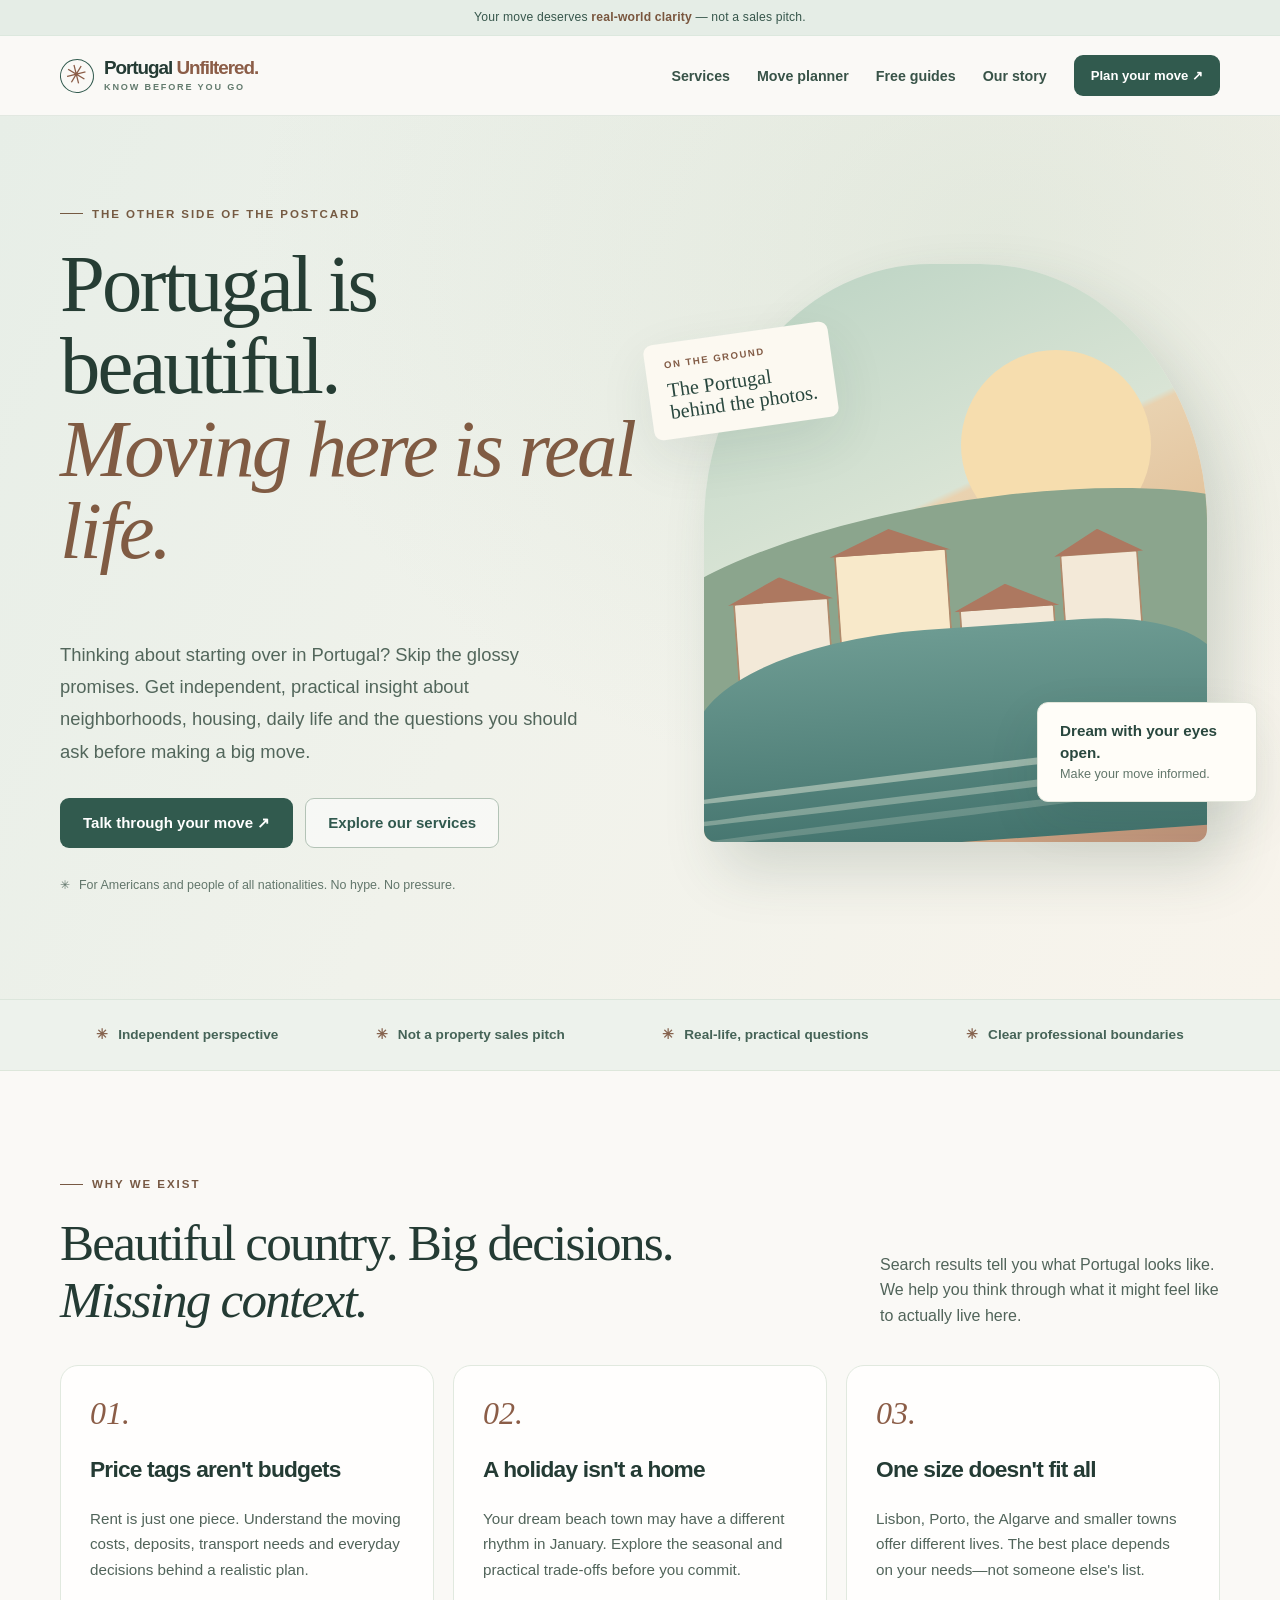
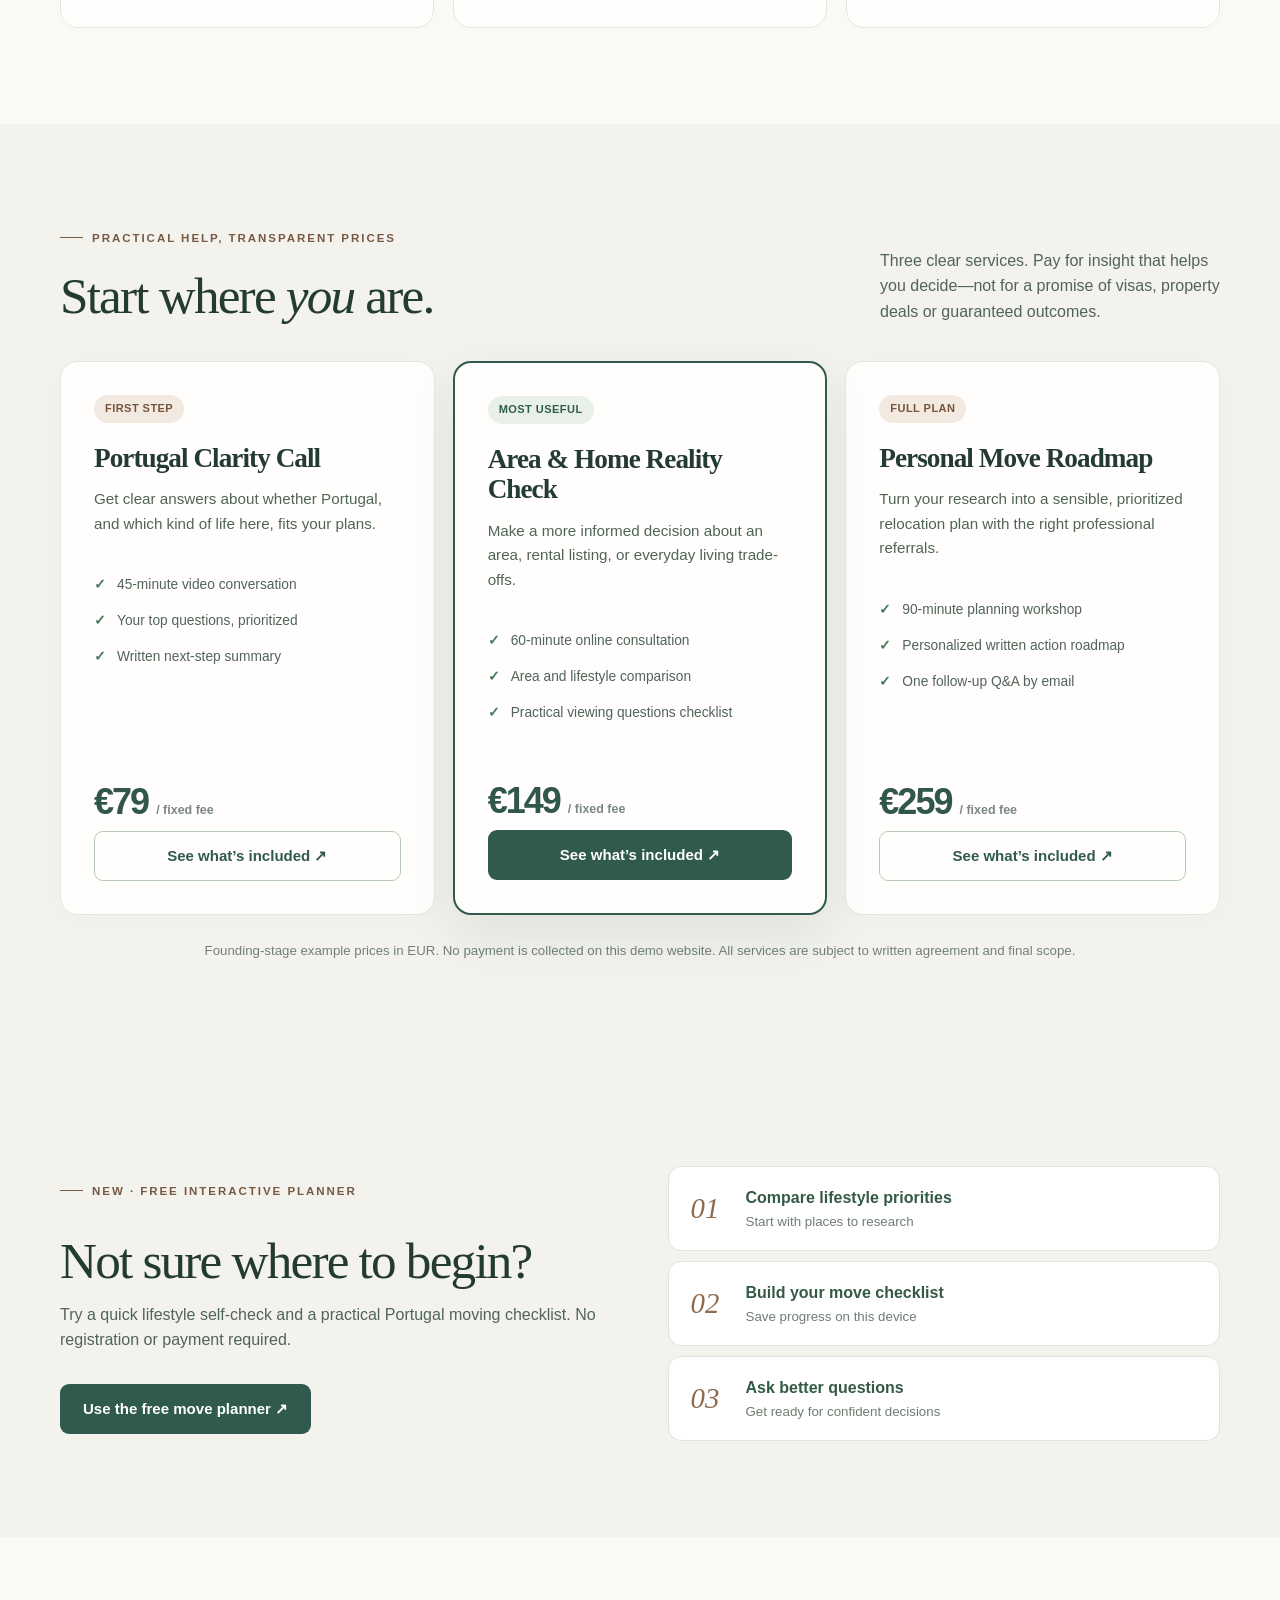
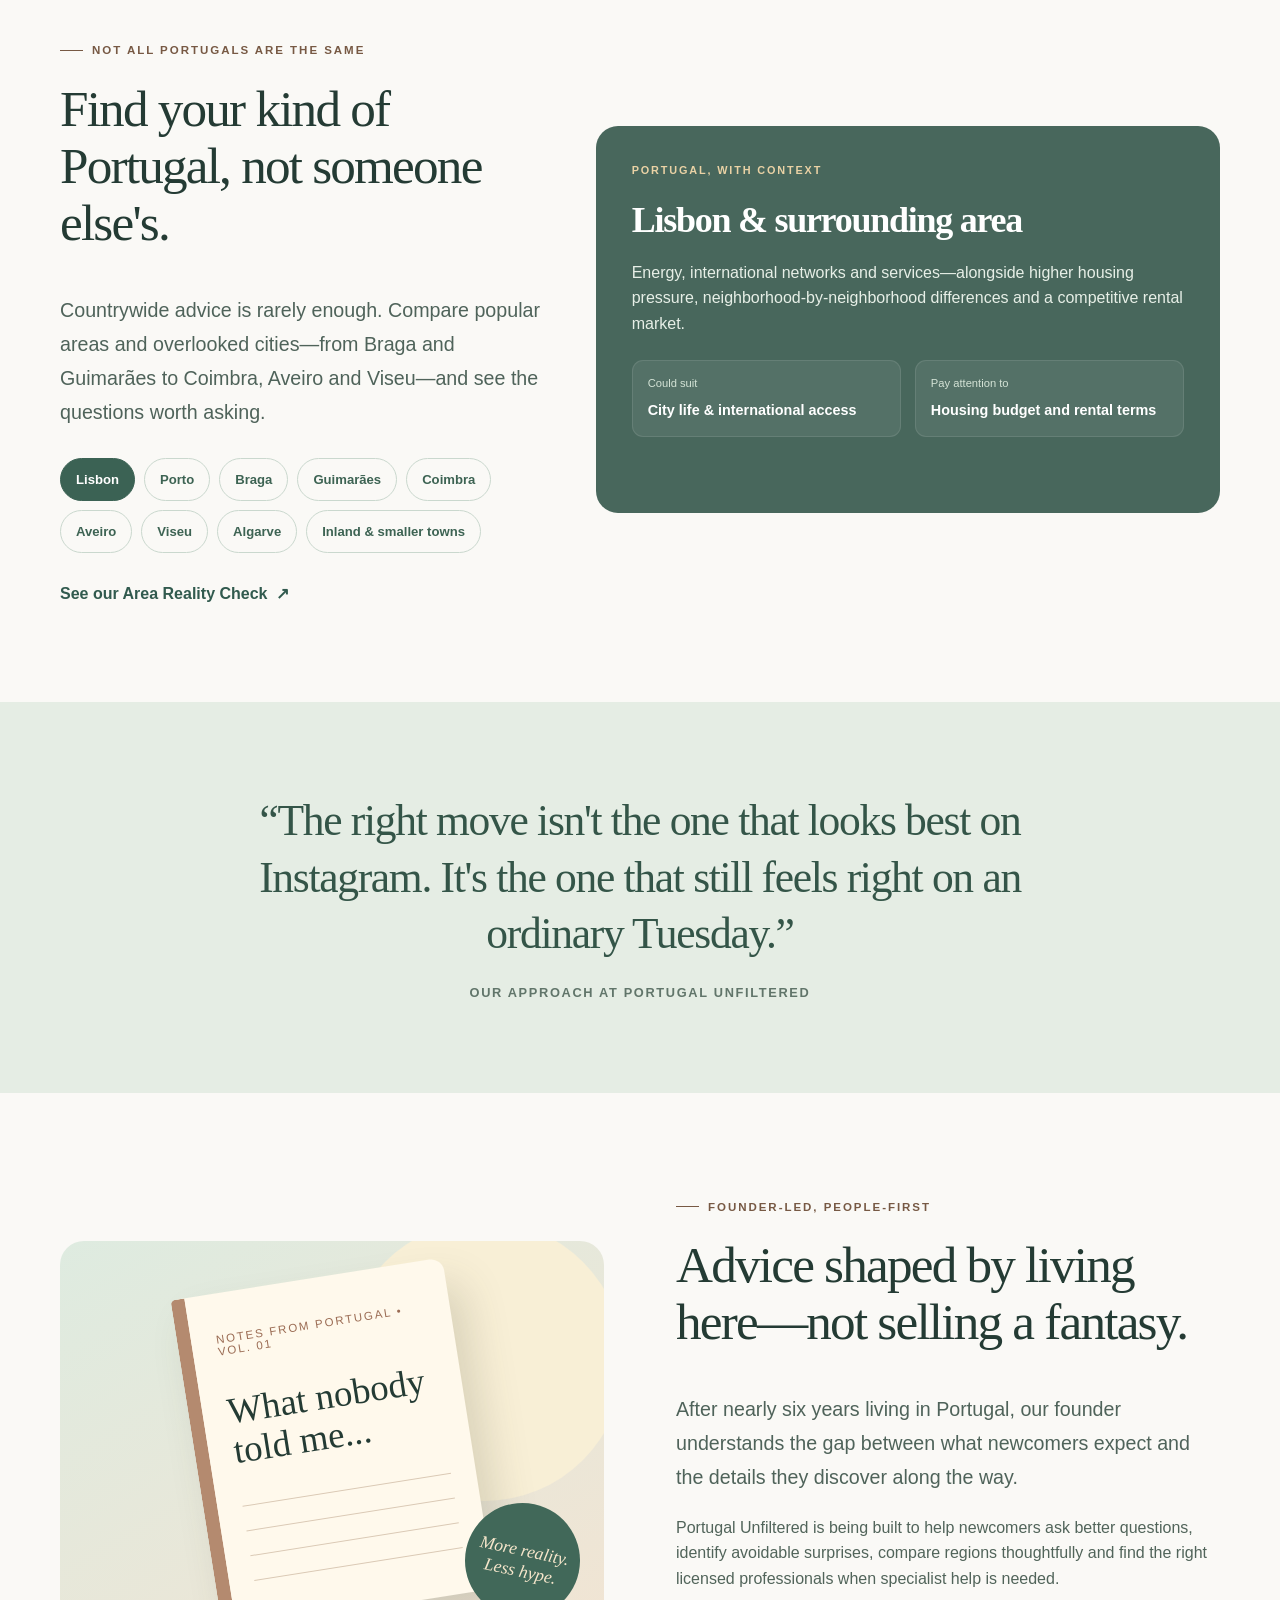
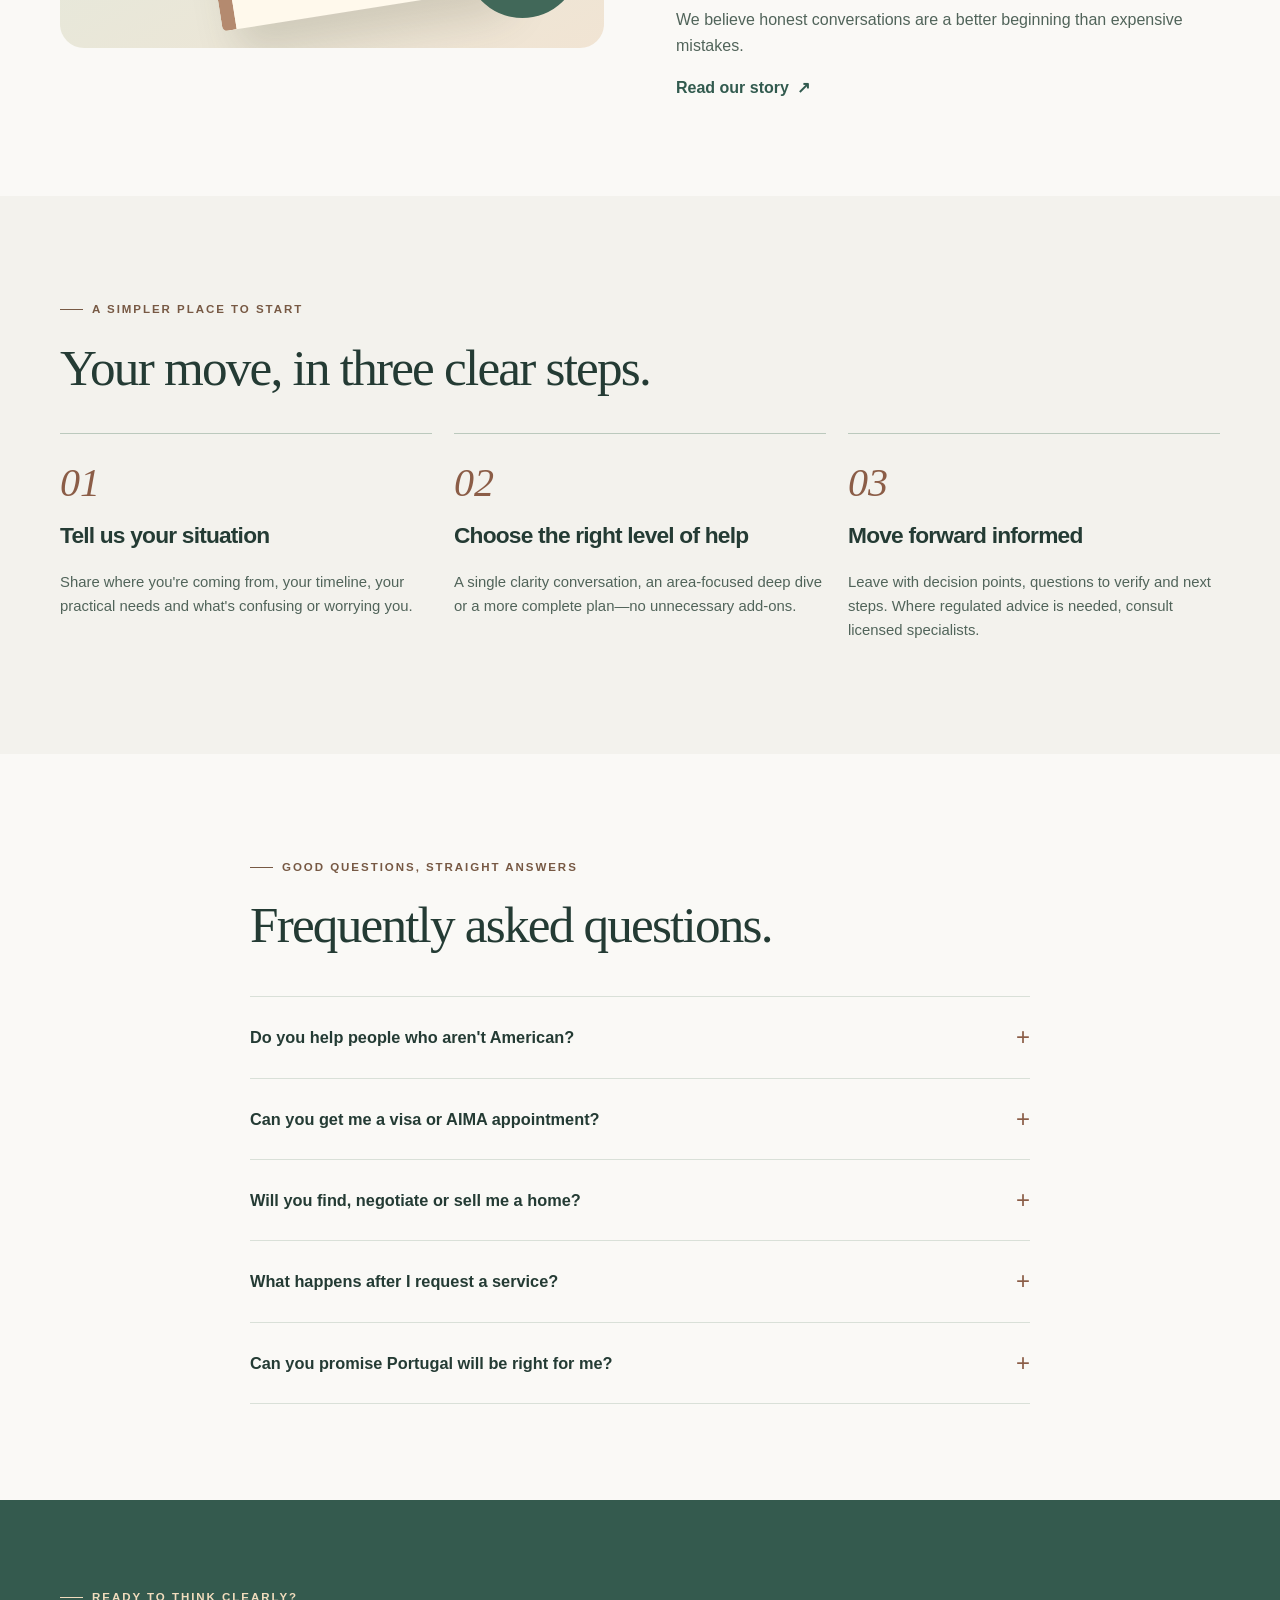
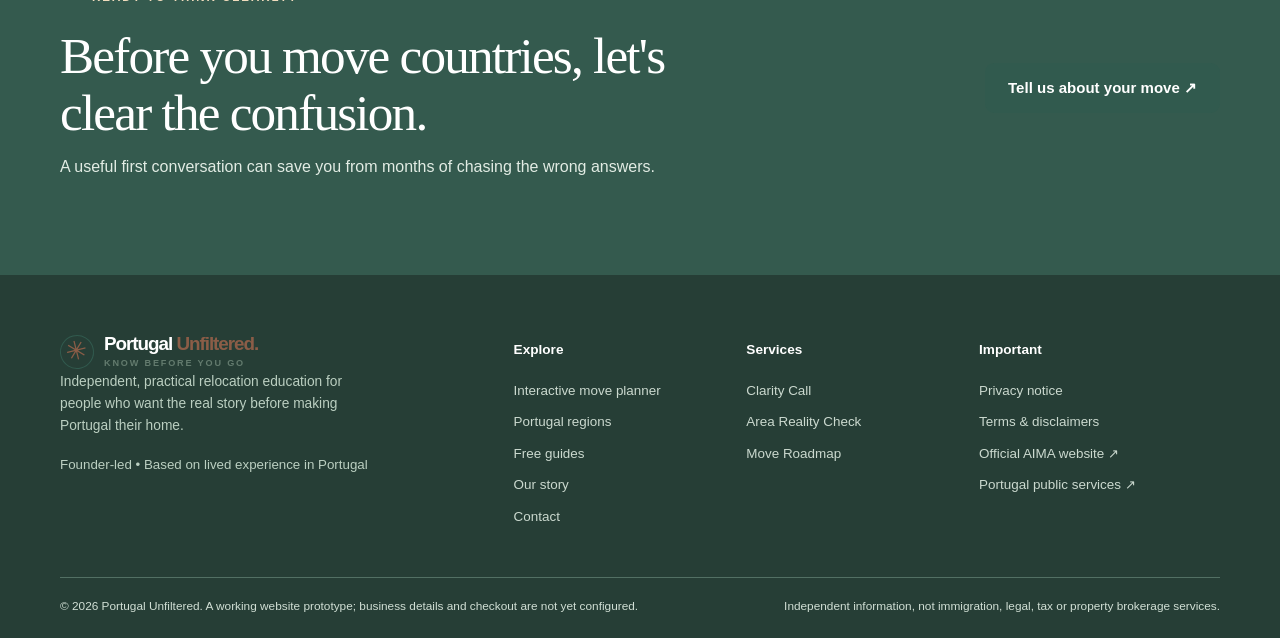
<file: index.html>
<!doctype html>


<html lang="en"><head><meta charset="utf-8"/><meta content="width=device-width, initial-scale=1" name="viewport"/><meta content="#183d36" name="theme-color"/><meta content="Independent relocation education for Americans and people of all nationalities. Understand where to live, housing realities and daily life in Portugal." name="description"/><title>Relocate to Portugal with clarity | Portugal Unfiltered</title><link href="assets/favicon.svg" rel="icon" type="image/svg+xml"/><link href="assets/style.css" rel="stylesheet"/>
<link href="assets/theme-v4.css" rel="stylesheet"/></head><body><div class="announcement">Your move deserves <strong>real-world clarity</strong> — not a sales pitch.</div>
<header class="site-header"><div class="container nav"><a aria-label="Portugal Unfiltered home" class="brand" href="index.html"><span aria-hidden="true" class="brand-symbol">✳</span><span><span class="brand-name">Portugal <span>Unfiltered.</span></span><span class="brand-sub">Know before you go</span></span></a><button aria-controls="primary-nav" aria-expanded="false" aria-label="Toggle navigation" class="menu-toggle">☰</button><nav aria-label="Main navigation" class="nav-links" id="primary-nav"><a href="index.html#services">Services</a><a href="planner.html">Move planner</a><a href="resources.html">Free guides</a><a href="about.html">Our story</a><a class="btn small dark" href="contact.html">Plan your move ↗</a></nav></div></header><main id="main-content"><section class="hero"><div class="container hero-grid"><div><span class="eyebrow">The other side of the postcard</span><h1>Portugal is beautiful.<br/><em>Moving here is real life.</em></h1><p>Thinking about starting over in Portugal? Skip the glossy promises. Get independent, practical insight about neighborhoods, housing, daily life and the questions you should ask before making a big move.</p><div class="hero-actions"><a class="btn" href="contact.html">Talk through your move ↗</a><a class="btn white" href="#services">Explore our services</a></div><p class="hero-note"><span aria-hidden="true">✳</span> For Americans and people of all nationalities. No hype. No pressure.</p></div><div aria-label="Illustration of sunlit Portuguese houses by the sea" class="hero-art" role="img"><div class="art-frame"><div class="art-sun"></div><div class="art-hill"></div><div class="art-town"><div class="art-house"></div><div class="art-house"></div><div class="art-house"></div><div class="art-house"></div></div><div class="art-sea"></div><div class="art-wave"></div></div><div class="art-stamp"><span>On the ground</span>The Portugal<br/>behind the photos.</div><div class="art-bottom">Dream with your eyes open.<small>Make your move informed.</small></div></div></div></section><div class="trust-strip"><div class="container trust-inner"><span><b>✳</b> Independent perspective</span><span><b>✳</b> Not a property sales pitch</span><span><b>✳</b> Real-life, practical questions</span><span><b>✳</b> Clear professional boundaries</span></div></div><section class="section"><div class="container"><div class="split-heading"><div><span class="eyebrow">Why we exist</span><h2>Beautiful country. Big decisions. <em>Missing context.</em></h2></div><p>Search results tell you what Portugal looks like. We help you think through what it might feel like to actually live here.</p></div><div class="feature-grid"><article class="feature"><span class="num">01.</span><h3>Price tags aren't budgets</h3><p>Rent is just one piece. Understand the moving costs, deposits, transport needs and everyday decisions behind a realistic plan.</p></article><article class="feature"><span class="num">02.</span><h3>A holiday isn't a home</h3><p>Your dream beach town may have a different rhythm in January. Explore the seasonal and practical trade-offs before you commit.</p></article><article class="feature"><span class="num">03.</span><h3>One size doesn't fit all</h3><p>Lisbon, Porto, the Algarve and smaller towns offer different lives. The best place depends on your needs—not someone else's list.</p></article></div></div></section><section class="section section-tint" id="services"><div class="container"><div class="split-heading"><div><span class="eyebrow">Practical help, transparent prices</span><h2>Start where <em>you</em> are.</h2></div><p>Three clear services. Pay for insight that helps you decide—not for a promise of visas, property deals or guaranteed outcomes.</p></div><div class="services-grid"><article class="service-card"><span class="tag earth">FIRST STEP</span><h3>Portugal Clarity Call</h3><p>Get clear answers about whether Portugal, and which kind of life here, fits your plans.</p><ul class="checks"><li>45-minute video conversation</li><li>Your top questions, prioritized</li><li>Written next-step summary</li></ul><div class="price">€79 <small>/ fixed fee</small></div><a class="btn outline" href="services/clarity-call.html">See what’s included ↗</a></article><article class="service-card popular"><span class="tag">MOST USEFUL</span><h3>Area &amp; Home Reality Check</h3><p>Make a more informed decision about an area, rental listing, or everyday living trade-offs.</p><ul class="checks"><li>60-minute online consultation</li><li>Area and lifestyle comparison</li><li>Practical viewing questions checklist</li></ul><div class="price">€149 <small>/ fixed fee</small></div><a class="btn dark" href="services/area-reality-check.html">See what’s included ↗</a></article><article class="service-card"><span class="tag earth">FULL PLAN</span><h3>Personal Move Roadmap</h3><p>Turn your research into a sensible, prioritized relocation plan with the right professional referrals.</p><ul class="checks"><li>90-minute planning workshop</li><li>Personalized written action roadmap</li><li>One follow-up Q&amp;A by email</li></ul><div class="price">€259 <small>/ fixed fee</small></div><a class="btn outline" href="services/move-roadmap.html">See what’s included ↗</a></article></div><p class="section-foot">Founding-stage example prices in EUR. No payment is collected on this demo website. All services are subject to written agreement and final scope.</p></div></section><section class="section planner-promo-section"><div class="container planner-promo"><div><span class="eyebrow">New · Free interactive planner</span><h2>Not sure where to begin?</h2><p>Try a quick lifestyle self-check and a practical Portugal moving checklist. No registration or payment required.</p><a class="btn dark" href="planner.html">Use the free move planner ↗</a></div><div aria-label="Free planning tools" class="promo-steps"><div><span>01</span><strong>Compare lifestyle priorities</strong><small>Start with places to research</small></div><div><span>02</span><strong>Build your move checklist</strong><small>Save progress on this device</small></div><div><span>03</span><strong>Ask better questions</strong><small>Get ready for confident decisions</small></div></div></div></section><section class="section" id="regions"><div class="container region-layout"><div><span class="eyebrow">Not all Portugals are the same</span><h2>Find your kind of Portugal, not someone else's.</h2><p class="lead">Countrywide advice is rarely enough. Compare popular areas and overlooked cities—from Braga and Guimarães to Coimbra, Aveiro and Viseu—and see the questions worth asking.</p><div aria-label="Explore regions" class="region-tabs" role="group"><button aria-selected="true" class="region-tab" data-region="lisbon" type="button">Lisbon</button><button aria-selected="false" class="region-tab" data-region="porto" type="button">Porto</button><button aria-selected="false" class="region-tab" data-region="braga" type="button">Braga</button><button aria-selected="false" class="region-tab" data-region="guimaraes" type="button">Guimarães</button><button aria-selected="false" class="region-tab" data-region="coimbra" type="button">Coimbra</button><button aria-selected="false" class="region-tab" data-region="aveiro" type="button">Aveiro</button><button aria-selected="false" class="region-tab" data-region="viseu" type="button">Viseu</button><button aria-selected="false" class="region-tab" data-region="algarve" type="button">Algarve</button><button aria-selected="false" class="region-tab" data-region="inland" type="button">Inland &amp; smaller towns</button></div><a class="link-arrow" href="services/area-reality-check.html">See our Area Reality Check <span aria-hidden="true">↗</span></a></div><div aria-live="polite" class="region-panel"><div class="label">Portugal, with context</div><h3 data-region-output="name">Lisbon &amp; surrounding area</h3><p data-region-output="desc">Energy, international networks and services—alongside higher housing pressure, neighborhood-by-neighborhood differences and a competitive rental market.</p><div class="region-stat"><div><small>Could suit</small><strong data-region-output="fit">City life &amp; international access</strong></div><div><small>Pay attention to</small><strong data-region-output="watch">Housing budget and rental terms</strong></div></div></div></div></section><section class="quote-band"><div class="narrow"><blockquote>“The right move isn't the one that looks best on Instagram. It's the one that still feels right on an ordinary Tuesday.”</blockquote><small>Our approach at Portugal Unfiltered</small></div></section><section class="section"><div class="container founder-grid"><div aria-hidden="true" class="founder-illustration"><div class="journal"><div class="folio">Notes from Portugal • Vol. 01</div><div class="journal-heading">What nobody<br/>told me...</div><div class="lines"></div></div><div class="seal">More reality.<br/>Less hype.</div></div><div><span class="eyebrow">Founder-led, people-first</span><h2>Advice shaped by living here—not selling a fantasy.</h2><p class="lead">After nearly six years living in Portugal, our founder understands the gap between what newcomers expect and the details they discover along the way.</p><p>Portugal Unfiltered is being built to help newcomers ask better questions, identify avoidable surprises, compare regions thoughtfully and find the right licensed professionals when specialist help is needed.</p><p>We believe honest conversations are a better beginning than expensive mistakes.</p><a class="link-arrow" href="about.html">Read our story <span aria-hidden="true">↗</span></a></div></div></section><section class="section section-tint"><div class="container"><div class="split-heading"><div><span class="eyebrow">A simpler place to start</span><h2>Your move, in three clear steps.</h2></div></div><div class="steps"><div class="step"><div class="step-number">01</div><h3>Tell us your situation</h3><p>Share where you're coming from, your timeline, your practical needs and what's confusing or worrying you.</p></div><div class="step"><div class="step-number">02</div><h3>Choose the right level of help</h3><p>A single clarity conversation, an area-focused deep dive or a more complete plan—no unnecessary add-ons.</p></div><div class="step"><div class="step-number">03</div><h3>Move forward informed</h3><p>Leave with decision points, questions to verify and next steps. Where regulated advice is needed, consult licensed specialists.</p></div></div></div></section><section class="section"><div class="narrow"><span class="eyebrow">Good questions, straight answers</span><h2>Frequently asked questions.</h2><div class="faq-list"><details><summary>Do you help people who aren't American?</summary><p>Yes. The website speaks especially to Americans planning a permanent move, but we welcome enquiries from other nationalities. Immigration rules and other legal requirements depend on individual nationality and circumstances; we do not determine eligibility or provide legal representation.</p></details><details><summary>Can you get me a visa or AIMA appointment?</summary><p>No. We offer general planning information and can help organize questions for qualified immigration professionals. We cannot guarantee visas, residence permits, appointment availability or decisions by Portuguese authorities. Always check current requirements with the relevant consulate and <a class="link-arrow" href="https://aima.gov.pt/en" rel="noopener noreferrer" target="_blank">AIMA ↗</a>.</p></details><details><summary>Will you find, negotiate or sell me a home?</summary><p>No. Our area and listing discussions are educational only. We don't broker real-estate transactions, introduce counterparties for a transaction as a mediation service, negotiate on your behalf, or replace a licensed property agent, surveyor or lawyer. Property mediation in Portugal requires appropriate licensing.</p></details><details><summary>What happens after I request a service?</summary><p>Once the business is fully launched, you'll receive written confirmation of scope, timing, price and payment instructions before any paid work begins. This first website version is a demo and does not submit enquiries or take payments yet.</p></details><details><summary>Can you promise Portugal will be right for me?</summary><p>No—and that’s the point. We'll talk openly about trade-offs and help you ask better questions. Final decisions remain yours, based on independent verification and specialist advice where appropriate.</p></details></div></div></section><section class="cta-section"><div class="container cta-grid"><div><span class="eyebrow" style="color:#e3b66b">Ready to think clearly?</span><h2>Before you move countries, let's clear the confusion.</h2><p>A useful first conversation can save you from months of chasing the wrong answers.</p></div><a class="btn" href="contact.html">Tell us about your move ↗</a></div></section></main><footer class="footer"><div class="container"><div class="footer-grid"><div><a class="brand" href="index.html"><span aria-hidden="true" class="brand-symbol">✳</span><span><span class="brand-name">Portugal <span>Unfiltered.</span></span><span class="brand-sub">Know before you go</span></span></a><p>Independent, practical relocation education for people who want the real story before making Portugal their home.</p><small>Founder-led • Based on lived experience in Portugal</small></div><div><h4>Explore</h4><a href="planner.html">Interactive move planner</a><a href="index.html#regions">Portugal regions</a><a href="resources.html">Free guides</a><a href="about.html">Our story</a><a href="contact.html">Contact</a></div><div><h4>Services</h4><a href="services/clarity-call.html">Clarity Call</a><a href="services/area-reality-check.html">Area Reality Check</a><a href="services/move-roadmap.html">Move Roadmap</a></div><div><h4>Important</h4><a href="privacy.html">Privacy notice</a><a href="terms.html">Terms &amp; disclaimers</a><a href="https://aima.gov.pt/en" rel="noopener noreferrer" target="_blank">Official AIMA website ↗</a><a href="https://www.gov.pt/" rel="noopener noreferrer" target="_blank">Portugal public services ↗</a></div></div><div class="footer-bottom"><span>© 2026 Portugal Unfiltered. A working website prototype; business details and checkout are not yet configured.</span><span>Independent information, not immigration, legal, tax or property brokerage services.</span></div></div></footer><script defer="" src="assets/main.js"></script></body></html>
</file>
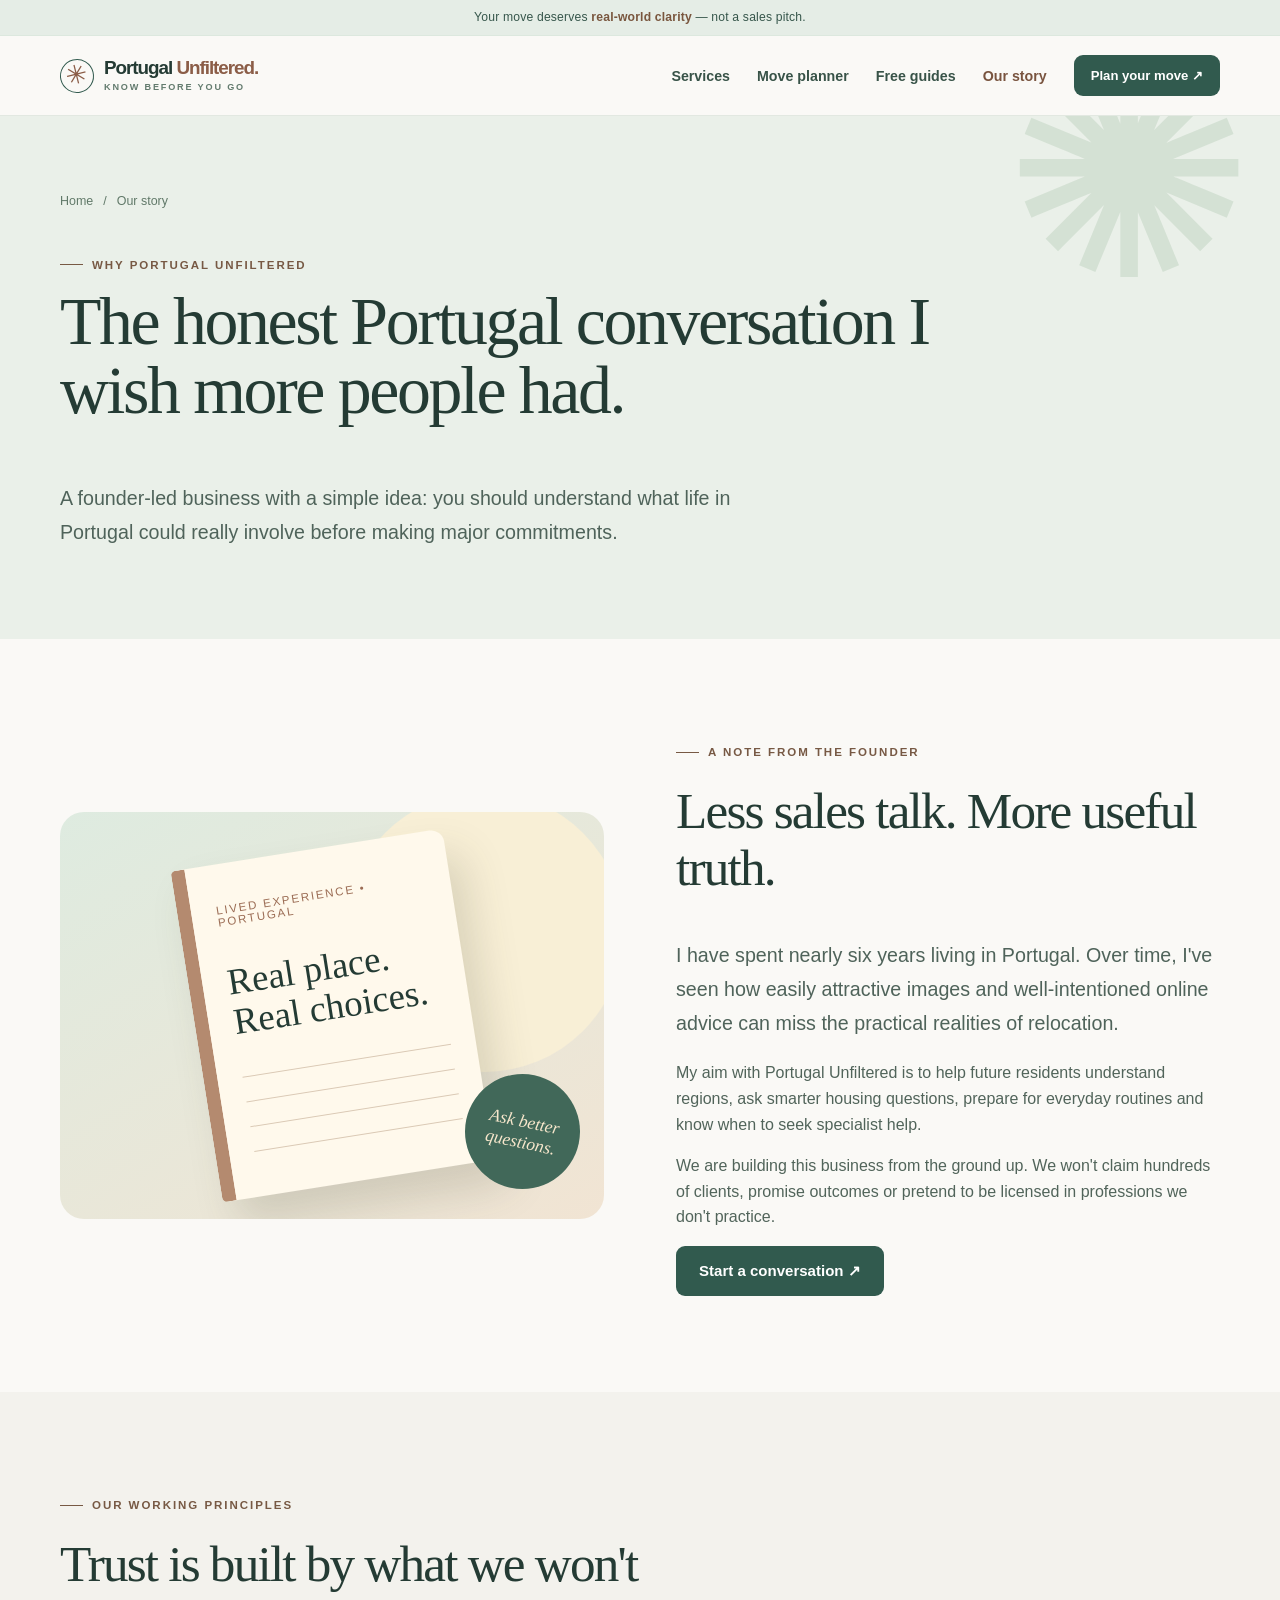
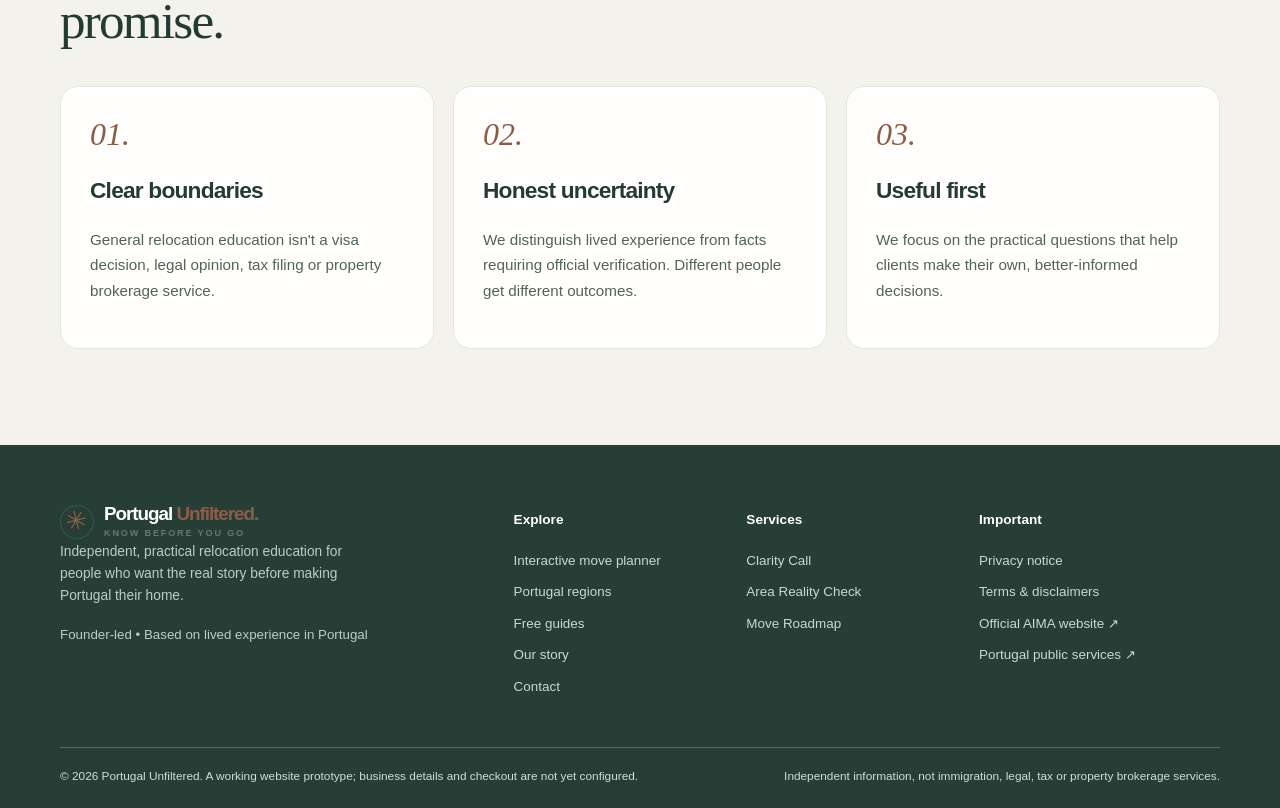
<file: about.html>
<!doctype html>

<html lang="en"><head><meta charset="utf-8"/><meta content="width=device-width, initial-scale=1" name="viewport"/><meta content="#183d36" name="theme-color"/><meta content="Founder-led practical guidance to help people relocate to Portugal with honest expectations." name="description"/><title>Our story | Portugal Unfiltered</title><link href="assets/favicon.svg" rel="icon" type="image/svg+xml"/><link href="assets/style.css" rel="stylesheet"/>
<link href="assets/theme-v4.css" rel="stylesheet"/></head><body><div class="announcement">Your move deserves <strong>real-world clarity</strong> — not a sales pitch.</div>
<header class="site-header"><div class="container nav"><a aria-label="Portugal Unfiltered home" class="brand" href="index.html"><span aria-hidden="true" class="brand-symbol">✳</span><span><span class="brand-name">Portugal <span>Unfiltered.</span></span><span class="brand-sub">Know before you go</span></span></a><button aria-controls="primary-nav" aria-expanded="false" aria-label="Toggle navigation" class="menu-toggle">☰</button><nav aria-label="Main navigation" class="nav-links" id="primary-nav"><a href="index.html#services">Services</a><a href="planner.html">Move planner</a><a href="resources.html">Free guides</a><a aria-current="page" href="about.html">Our story</a><a class="btn small dark" href="contact.html">Plan your move ↗</a></nav></div></header><main id="main-content"><section class="page-hero"><div class="container"><div class="breadcrumbs"><a href="index.html">Home</a><span>/</span>Our story</div><span class="eyebrow">Why Portugal Unfiltered</span><h1>The honest Portugal conversation I wish more people had.</h1><p class="lead">A founder-led business with a simple idea: you should understand what life in Portugal could really involve before making major commitments.</p></div></section><section class="section"><div class="container founder-grid"><div aria-hidden="true" class="founder-illustration"><div class="journal"><div class="folio">Lived experience • Portugal</div><div class="journal-heading">Real place.<br/>Real choices.</div><div class="lines"></div></div><div class="seal">Ask better<br/>questions.</div></div><div><span class="eyebrow">A note from the founder</span><h2>Less sales talk. More useful truth.</h2><p class="lead">I have spent nearly six years living in Portugal. Over time, I've seen how easily attractive images and well-intentioned online advice can miss the practical realities of relocation.</p><p>My aim with Portugal Unfiltered is to help future residents understand regions, ask smarter housing questions, prepare for everyday routines and know when to seek specialist help.</p><p>We are building this business from the ground up. We won't claim hundreds of clients, promise outcomes or pretend to be licensed in professions we don't practice.</p><a class="btn dark" href="contact.html">Start a conversation ↗</a></div></div></section><section class="section section-tint"><div class="container"><div class="split-heading"><div><span class="eyebrow">Our working principles</span><h2>Trust is built by what we won't promise.</h2></div></div><div class="feature-grid"><div class="feature"><span class="num">01.</span><h3>Clear boundaries</h3><p>General relocation education isn't a visa decision, legal opinion, tax filing or property brokerage service.</p></div><div class="feature"><span class="num">02.</span><h3>Honest uncertainty</h3><p>We distinguish lived experience from facts requiring official verification. Different people get different outcomes.</p></div><div class="feature"><span class="num">03.</span><h3>Useful first</h3><p>We focus on the practical questions that help clients make their own, better-informed decisions.</p></div></div></div></section></main><footer class="footer"><div class="container"><div class="footer-grid"><div><a class="brand" href="index.html"><span aria-hidden="true" class="brand-symbol">✳</span><span><span class="brand-name">Portugal <span>Unfiltered.</span></span><span class="brand-sub">Know before you go</span></span></a><p>Independent, practical relocation education for people who want the real story before making Portugal their home.</p><small>Founder-led • Based on lived experience in Portugal</small></div><div><h4>Explore</h4><a href="planner.html">Interactive move planner</a><a href="index.html#regions">Portugal regions</a><a href="resources.html">Free guides</a><a href="about.html">Our story</a><a href="contact.html">Contact</a></div><div><h4>Services</h4><a href="services/clarity-call.html">Clarity Call</a><a href="services/area-reality-check.html">Area Reality Check</a><a href="services/move-roadmap.html">Move Roadmap</a></div><div><h4>Important</h4><a href="privacy.html">Privacy notice</a><a href="terms.html">Terms &amp; disclaimers</a><a href="https://aima.gov.pt/en" rel="noopener noreferrer" target="_blank">Official AIMA website ↗</a><a href="https://www.gov.pt/" rel="noopener noreferrer" target="_blank">Portugal public services ↗</a></div></div><div class="footer-bottom"><span>© 2026 Portugal Unfiltered. A working website prototype; business details and checkout are not yet configured.</span><span>Independent information, not immigration, legal, tax or property brokerage services.</span></div></div></footer><script defer="" src="assets/main.js"></script></body></html>
</file>
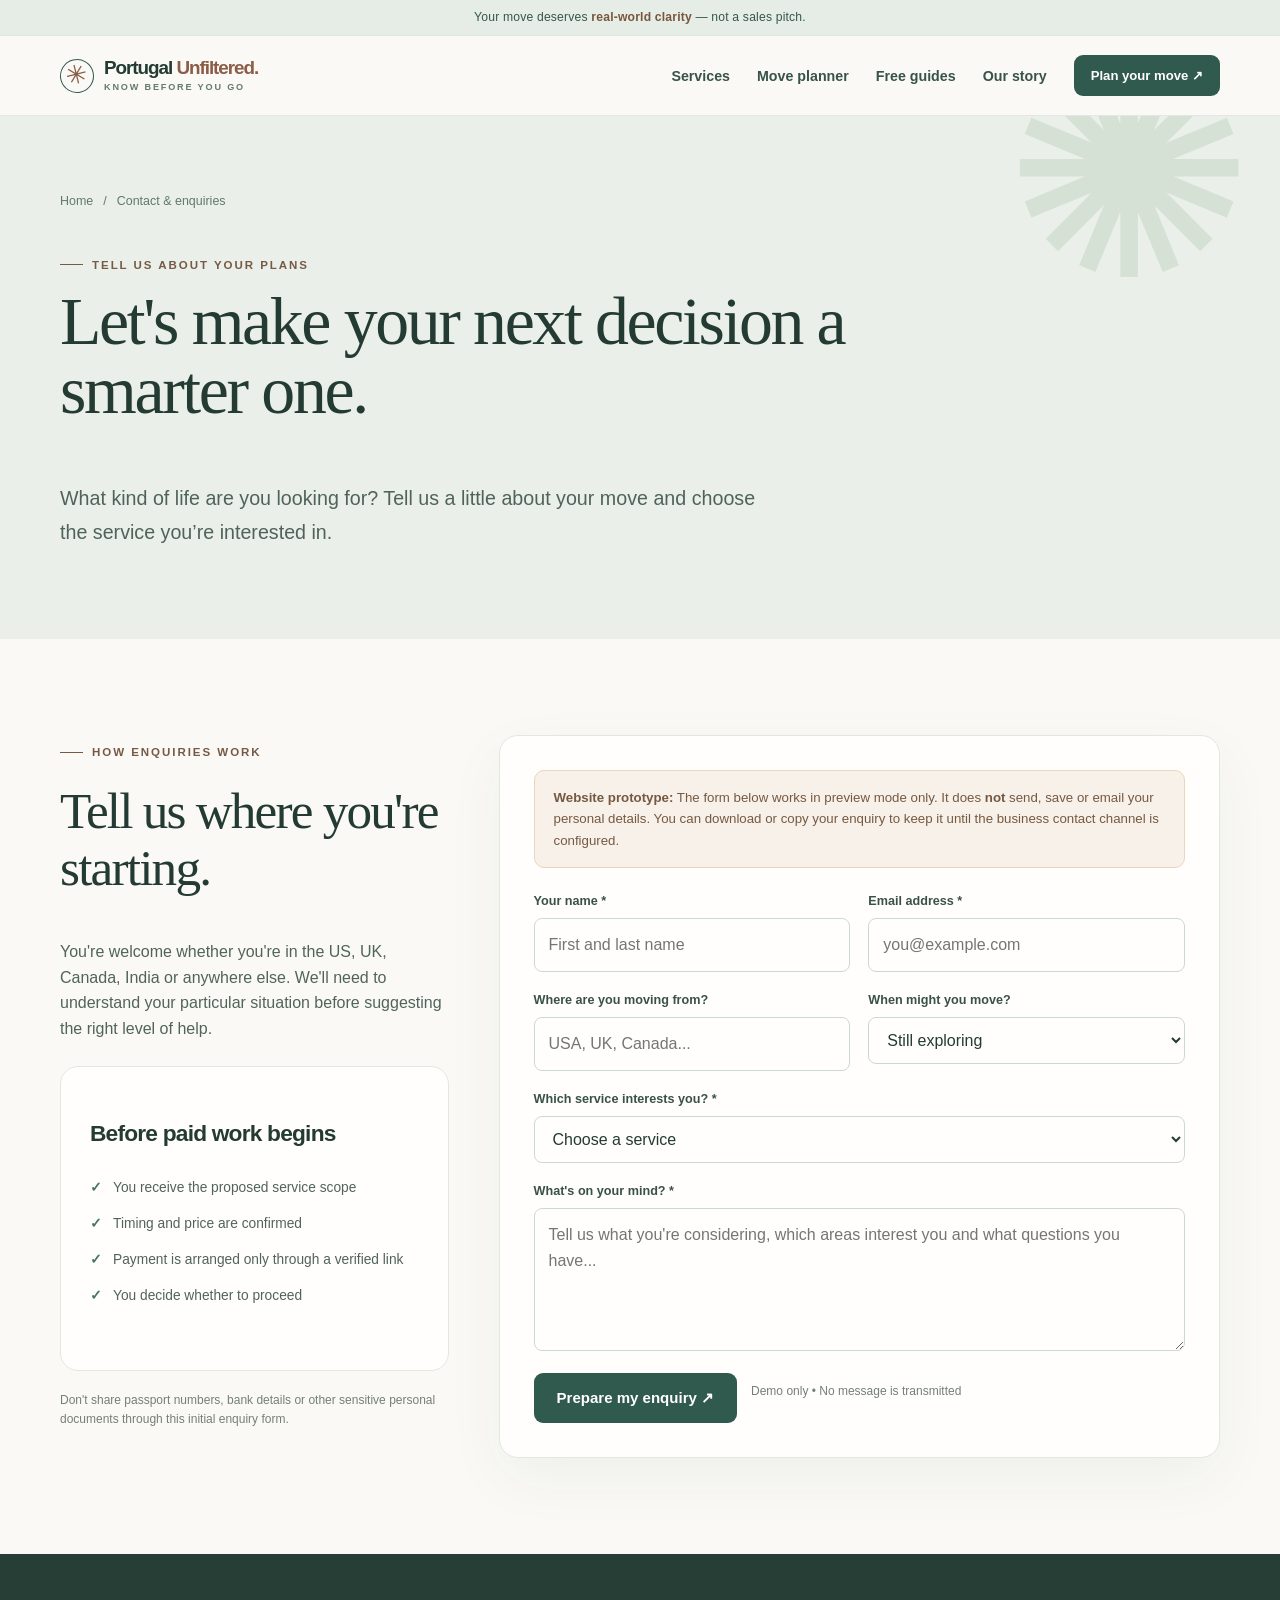
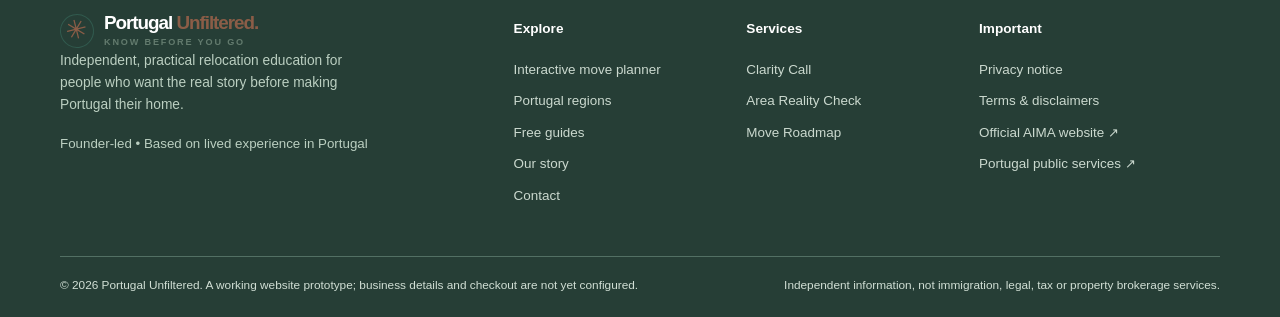
<file: contact.html>
<!doctype html>

<html lang="en"><head><meta charset="utf-8"/><meta content="width=device-width, initial-scale=1" name="viewport"/><meta content="#183d36" name="theme-color"/><meta content="Discuss your plans to move to Portugal. Explore our clarity, area comparison and relocation roadmap services." name="description"/><title>Contact &amp; enquiries | Portugal Unfiltered</title><link href="assets/favicon.svg" rel="icon" type="image/svg+xml"/><link href="assets/style.css" rel="stylesheet"/>
<link href="assets/theme-v4.css" rel="stylesheet"/></head><body><div class="announcement">Your move deserves <strong>real-world clarity</strong> — not a sales pitch.</div>
<header class="site-header"><div class="container nav"><a aria-label="Portugal Unfiltered home" class="brand" href="index.html"><span aria-hidden="true" class="brand-symbol">✳</span><span><span class="brand-name">Portugal <span>Unfiltered.</span></span><span class="brand-sub">Know before you go</span></span></a><button aria-controls="primary-nav" aria-expanded="false" aria-label="Toggle navigation" class="menu-toggle">☰</button><nav aria-label="Main navigation" class="nav-links" id="primary-nav"><a href="index.html#services">Services</a><a href="planner.html">Move planner</a><a href="resources.html">Free guides</a><a href="about.html">Our story</a><a class="btn small dark" href="contact.html">Plan your move ↗</a></nav></div></header><main id="main-content"><section class="page-hero"><div class="container"><div class="breadcrumbs"><a href="index.html">Home</a><span>/</span>Contact &amp; enquiries</div><span class="eyebrow">Tell us about your plans</span><h1>Let's make your next decision a smarter one.</h1><p class="lead">What kind of life are you looking for? Tell us a little about your move and choose the service you’re interested in.</p></div></section><section class="section"><div class="container booking-grid"><div><span class="eyebrow">How enquiries work</span><h2>Tell us where you're starting.</h2><p>You're welcome whether you're in the US, UK, Canada, India or anywhere else. We'll need to understand your particular situation before suggesting the right level of help.</p><div class="feature" style="min-height:0;margin-top:25px"><h3>Before paid work begins</h3><ul class="checks"><li>You receive the proposed service scope</li><li>Timing and price are confirmed</li><li>Payment is arranged only through a verified link</li><li>You decide whether to proceed</li></ul></div><p class="small-print" style="margin-top:20px">Don't share passport numbers, bank details or other sensitive personal documents through this initial enquiry form.</p></div><div class="form-card"><div class="form-notice"><strong>Website prototype:</strong> The form below works in preview mode only. It does <strong>not</strong> send, save or email your personal details. You can download or copy your enquiry to keep it until the business contact channel is configured.</div><form action="#" id="enquiry-form" method="post"><div class="form-grid"><div class="field"><label for="name">Your name *</label><input autocomplete="name" id="name" name="name" placeholder="First and last name" required=""/></div><div class="field"><label for="email">Email address *</label><input autocomplete="email" id="email" name="email" placeholder="you@example.com" required="" type="email"/></div><div class="field"><label for="country">Where are you moving from?</label><input id="country" name="moving_from" placeholder="USA, UK, Canada..."/></div><div class="field"><label for="timeline">When might you move?</label><select id="timeline" name="timeline"><option value="Still exploring">Still exploring</option><option value="Within 6 months">Within 6 months</option><option value="6–12 months">6–12 months</option><option value="More than 12 months">More than 12 months</option></select></div><div class="field full"><label for="package">Which service interests you? *</label><select id="package" name="package" required=""><option value="">Choose a service</option><option value="clarity">Portugal Clarity Call — €79</option><option value="area">Area &amp; Home Reality Check — €149</option><option value="roadmap">Personal Move Roadmap — €259</option><option value="unsure">Not sure yet</option></select></div><div class="field full"><label for="message">What's on your mind? *</label><textarea id="message" minlength="10" name="questions" placeholder="Tell us what you're considering, which areas interest you and what questions you have..." required=""></textarea></div><div aria-hidden="true" class="field full" style="position:absolute;left:-9999px;opacity:0"><label for="website">Website</label><input autocomplete="off" id="website" name="website" tabindex="-1"/></div></div><div class="form-footer"><button class="btn dark" type="submit">Prepare my enquiry ↗</button><p class="small-print">Demo only • No message is transmitted</p></div></form><div aria-live="polite" class="form-result" id="enquiry-result" role="status"><p data-status=""></p><div data-demo-actions=""><button class="btn small dark" data-copy="" type="button">Copy enquiry</button><button class="btn small outline" data-download="" type="button">Download as .txt</button></div></div></div></div></section></main><footer class="footer"><div class="container"><div class="footer-grid"><div><a class="brand" href="index.html"><span aria-hidden="true" class="brand-symbol">✳</span><span><span class="brand-name">Portugal <span>Unfiltered.</span></span><span class="brand-sub">Know before you go</span></span></a><p>Independent, practical relocation education for people who want the real story before making Portugal their home.</p><small>Founder-led • Based on lived experience in Portugal</small></div><div><h4>Explore</h4><a href="planner.html">Interactive move planner</a><a href="index.html#regions">Portugal regions</a><a href="resources.html">Free guides</a><a href="about.html">Our story</a><a href="contact.html">Contact</a></div><div><h4>Services</h4><a href="services/clarity-call.html">Clarity Call</a><a href="services/area-reality-check.html">Area Reality Check</a><a href="services/move-roadmap.html">Move Roadmap</a></div><div><h4>Important</h4><a href="privacy.html">Privacy notice</a><a href="terms.html">Terms &amp; disclaimers</a><a href="https://aima.gov.pt/en" rel="noopener noreferrer" target="_blank">Official AIMA website ↗</a><a href="https://www.gov.pt/" rel="noopener noreferrer" target="_blank">Portugal public services ↗</a></div></div><div class="footer-bottom"><span>© 2026 Portugal Unfiltered. A working website prototype; business details and checkout are not yet configured.</span><span>Independent information, not immigration, legal, tax or property brokerage services.</span></div></div></footer><script defer="" src="assets/main.js"></script></body></html>
</file>
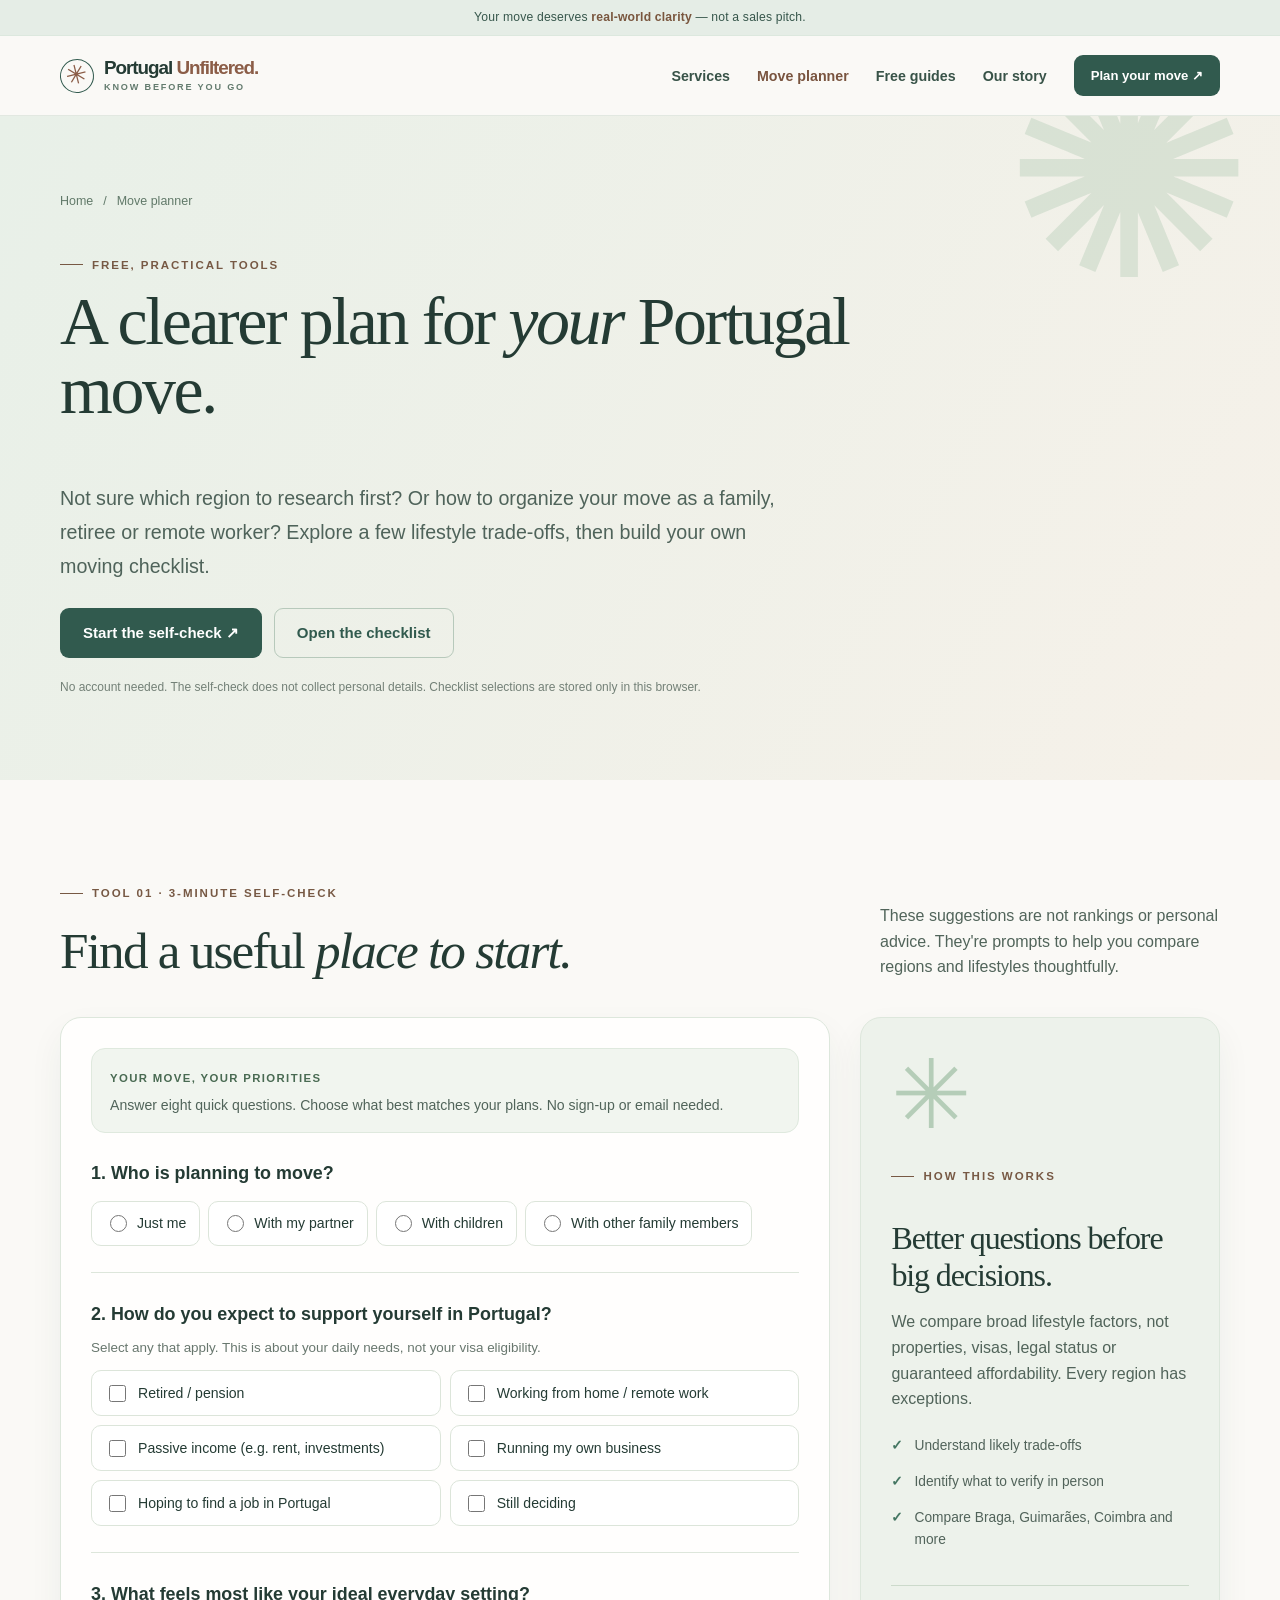
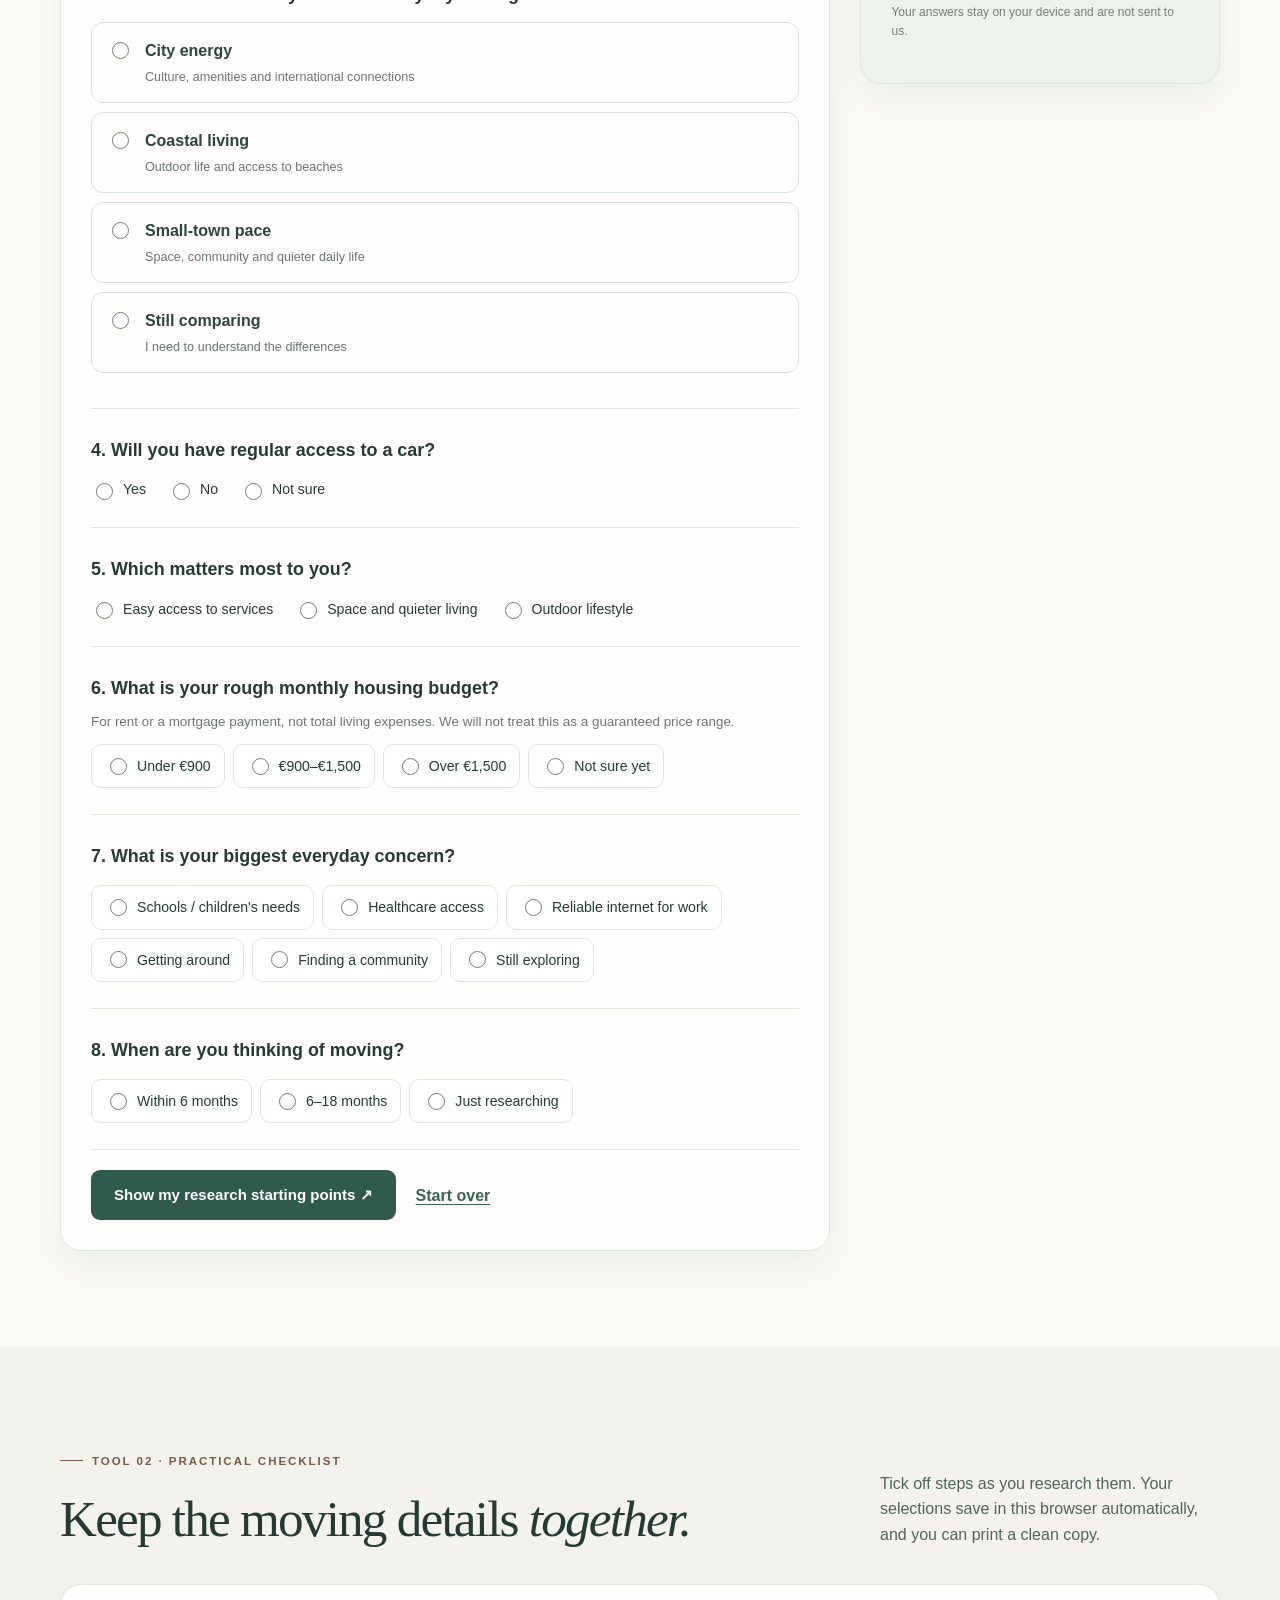
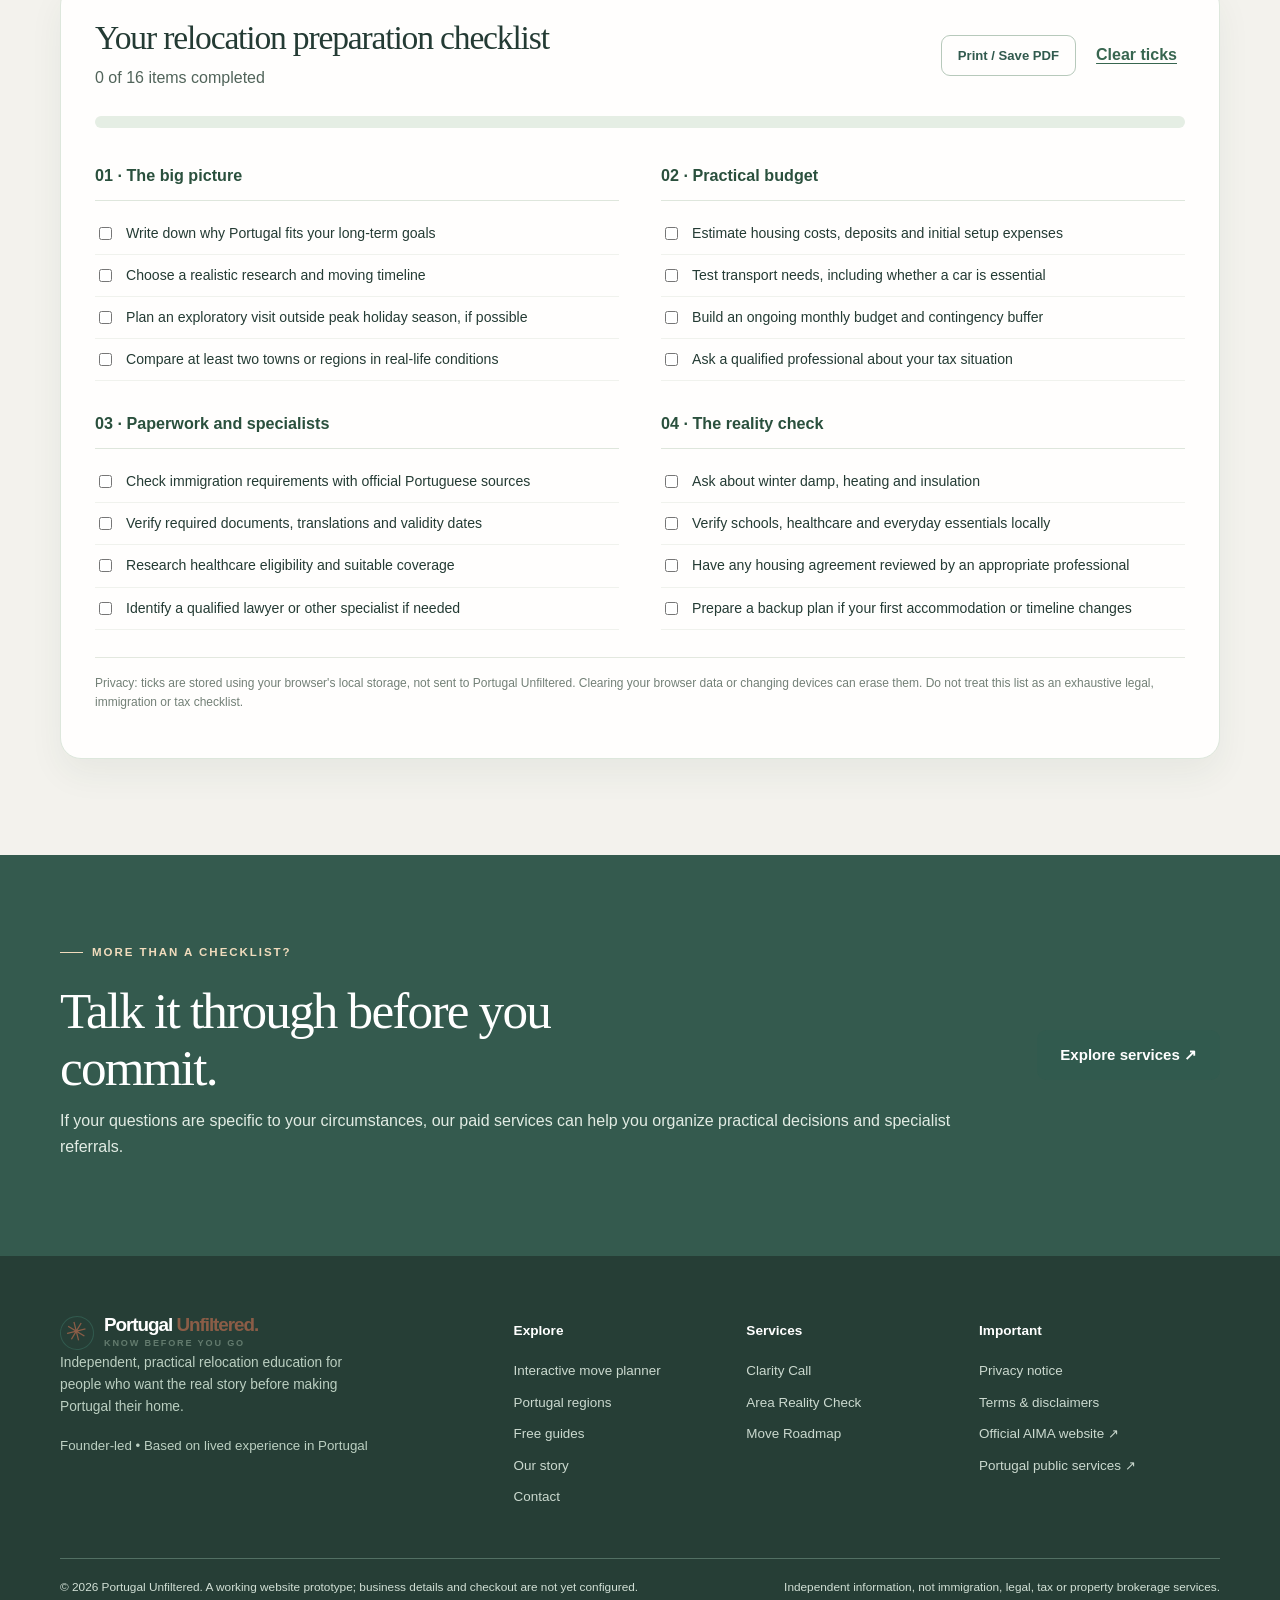
<file: planner.html>
<!doctype html>

<html lang="en"><head><meta charset="utf-8"/><meta content="width=device-width, initial-scale=1" name="viewport"/><meta content="#183d36" name="theme-color"/><meta content="Plan your move to Portugal with a free lifestyle self-check and a private, saveable relocation checklist." name="description"/><title>Free interactive Portugal move planner | Portugal Unfiltered</title><link href="assets/favicon.svg" rel="icon" type="image/svg+xml"/><link href="assets/style.css" rel="stylesheet"/>
<link href="assets/theme-v4.css" rel="stylesheet"/></head><body><div class="announcement">Your move deserves <strong>real-world clarity</strong> — not a sales pitch.</div><header class="site-header"><div class="container nav"><a aria-label="Portugal Unfiltered home" class="brand" href="index.html"><span aria-hidden="true" class="brand-symbol">✳</span><span><span class="brand-name">Portugal <span>Unfiltered.</span></span><span class="brand-sub">Know before you go</span></span></a><button aria-controls="primary-nav" aria-expanded="false" aria-label="Toggle navigation" class="menu-toggle">☰</button><nav aria-label="Main navigation" class="nav-links" id="primary-nav"><a href="index.html#services">Services</a><a aria-current="page" href="planner.html">Move planner</a><a href="resources.html">Free guides</a><a href="about.html">Our story</a><a class="btn small dark" href="contact.html">Plan your move ↗</a></nav></div></header><main id="main-content">
<section class="page-hero planner-hero"><div class="container"><div class="breadcrumbs"><a href="index.html">Home</a><span>/</span>Move planner</div><span class="eyebrow">Free, practical tools</span><h1>A clearer plan for <em>your</em> Portugal move.</h1><p class="lead">Not sure which region to research first? Or how to organize your move as a family, retiree or remote worker? Explore a few lifestyle trade-offs, then build your own moving checklist.</p><div class="hero-actions"><a class="btn dark" href="#lifestyle-check">Start the self-check ↗</a><a class="btn outline" href="#moving-checklist">Open the checklist</a></div><p class="small-print">No account needed. The self-check does not collect personal details. Checklist selections are stored only in this browser.</p></div></section>
<section class="section" id="lifestyle-check"><div class="container"><div class="split-heading"><div><span class="eyebrow">Tool 01 · 3-minute self-check</span><h2>Find a useful <em>place to start.</em></h2></div><p>These suggestions are not rankings or personal advice. They're prompts to help you compare regions and lifestyles thoughtfully.</p></div><div class="planner-layout"><form aria-label="Portugal lifestyle self-check" class="planner-card" id="lifestyle-form"><div class="quiz-intro"><span class="quiz-kicker">YOUR MOVE, YOUR PRIORITIES</span><p>Answer eight quick questions. Choose what best matches your plans. No sign-up or email needed.</p></div>
<fieldset class="choice-group"><legend>1. Who is planning to move?</legend><div class="radio-row choice-row"><label><input name="household" required type="radio" value="alone"/> Just me</label><label><input name="household" type="radio" value="couple"/> With my partner</label><label><input name="household" type="radio" value="children"/> With children</label><label><input name="household" type="radio" value="extended"/> With other family members</label></div></fieldset>
<fieldset class="choice-group"><legend>2. How do you expect to support yourself in Portugal?</legend><p class="field-hint">Select any that apply. This is about your daily needs, not your visa eligibility.</p><div class="checkbox-row"><label><input name="income" type="checkbox" value="retired"/> Retired / pension</label><label><input name="income" type="checkbox" value="remote"/> Working from home / remote work</label><label><input name="income" type="checkbox" value="passive"/> Passive income (e.g. rent, investments)</label><label><input name="income" type="checkbox" value="business"/> Running my own business</label><label><input name="income" type="checkbox" value="local"/> Hoping to find a job in Portugal</label><label><input name="income" type="checkbox" value="unsure"/> Still deciding</label></div></fieldset>
<fieldset class="choice-group"><legend>3. What feels most like your ideal everyday setting?</legend><label class="option"><input name="setting" required="" type="radio" value="city"/><span><strong>City energy</strong><small>Culture, amenities and international connections</small></span></label><label class="option"><input name="setting" type="radio" value="coast"/><span><strong>Coastal living</strong><small>Outdoor life and access to beaches</small></span></label><label class="option"><input name="setting" type="radio" value="town"/><span><strong>Small-town pace</strong><small>Space, community and quieter daily life</small></span></label><label class="option"><input name="setting" type="radio" value="unsure"/><span><strong>Still comparing</strong><small>I need to understand the differences</small></span></label></fieldset>
<fieldset class="choice-group"><legend>4. Will you have regular access to a car?</legend><div class="radio-row"><label><input name="car" required="" type="radio" value="yes"/> Yes</label><label><input name="car" type="radio" value="no"/> No</label><label><input name="car" type="radio" value="unsure"/> Not sure</label></div></fieldset>
<fieldset class="choice-group"><legend>5. Which matters most to you?</legend><div class="radio-row"><label><input name="priority" required="" type="radio" value="services"/> Easy access to services</label><label><input name="priority" type="radio" value="space"/> Space and quieter living</label><label><input name="priority" type="radio" value="outdoors"/> Outdoor lifestyle</label></div></fieldset>
<fieldset class="choice-group"><legend>6. What is your rough monthly housing budget?</legend><p class="field-hint">For rent or a mortgage payment, not total living expenses. We will not treat this as a guaranteed price range.</p><div class="radio-row choice-row"><label><input name="housing" required type="radio" value="lower"/> Under €900</label><label><input name="housing" type="radio" value="middle"/> €900–€1,500</label><label><input name="housing" type="radio" value="higher"/> Over €1,500</label><label><input name="housing" type="radio" value="unsure"/> Not sure yet</label></div></fieldset>
<fieldset class="choice-group"><legend>7. What is your biggest everyday concern?</legend><div class="radio-row choice-row"><label><input name="concern" required type="radio" value="schools"/> Schools / children's needs</label><label><input name="concern" type="radio" value="health"/> Healthcare access</label><label><input name="concern" type="radio" value="internet"/> Reliable internet for work</label><label><input name="concern" type="radio" value="transport"/> Getting around</label><label><input name="concern" type="radio" value="community"/> Finding a community</label><label><input name="concern" type="radio" value="unsure"/> Still exploring</label></div></fieldset>
<fieldset class="choice-group"><legend>8. When are you thinking of moving?</legend><div class="radio-row choice-row"><label><input name="timing" required type="radio" value="soon"/> Within 6 months</label><label><input name="timing" type="radio" value="year"/> 6–18 months</label><label><input name="timing" type="radio" value="exploring"/> Just researching</label></div></fieldset>
<div class="planner-actions"><button class="btn dark" type="submit">Show my research starting points ↗</button><button class="text-button" type="reset">Start over</button></div></form>
<aside class="planner-info"><div class="planner-side-deco">✳</div><span class="eyebrow">How this works</span><h3>Better questions before big decisions.</h3><p>We compare broad lifestyle factors, not properties, visas, legal status or guaranteed affordability. Every region has exceptions.</p><ul class="checks"><li>Understand likely trade-offs</li><li>Identify what to verify in person</li><li>Compare Braga, Guimarães, Coimbra and more</li></ul><p class="small-print">Your answers stay on your device and are not sent to us.</p></aside></div>
<div aria-live="polite" class="recommendation" hidden="" id="lifestyle-result"><div class="recommendation-heading"><span class="eyebrow">Your research shortlist</span><h3 id="result-title"></h3><p id="result-intro"></p></div><div class="result-columns"><div><h4>Places worth comparing</h4><ul id="result-areas"></ul></div><div><h4>Your practical next checks</h4><ul id="result-questions"></ul></div></div><p class="small-print">This tool does not assess visa eligibility, whether foreign income is sufficient, job opportunities or tax treatment. This is a general educational starting point, not a recommendation to rent, buy, or relocate. Always verify current costs, access to services and legal requirements.</p><a class="btn outline" href="contact.html?package=clarity">Discuss your options ↗</a></div>
</div></section>
<section class="section section-tint" id="moving-checklist"><div class="container"><div class="split-heading"><div><span class="eyebrow">Tool 02 · Practical checklist</span><h2>Keep the moving details <em>together.</em></h2></div><p>Tick off steps as you research them. Your selections save in this browser automatically, and you can print a clean copy.</p></div>
<div class="checklist-shell"><div class="checklist-top"><div><h3>Your relocation preparation checklist</h3><p aria-live="polite" id="checklist-progress-text" role="status">0 of 16 items completed</p></div><div class="checklist-buttons"><button class="btn small outline" id="print-checklist" type="button">Print / Save PDF</button><button class="text-button" id="reset-checklist" type="button">Clear ticks</button></div></div><div aria-label="Checklist completion" aria-valuemax="16" aria-valuemin="0" aria-valuenow="0" class="progress-track" id="checklist-progress" role="progressbar"><div class="progress-fill" id="checklist-progress-fill"></div></div>
<div id="checklist-groups">
<section class="checklist-group"><h4>01 · The big picture</h4><label><input data-check="goal" type="checkbox"/> Write down why Portugal fits your long-term goals</label><label><input data-check="timeline" type="checkbox"/> Choose a realistic research and moving timeline</label><label><input data-check="visit" type="checkbox"/> Plan an exploratory visit outside peak holiday season, if possible</label><label><input data-check="region" type="checkbox"/> Compare at least two towns or regions in real-life conditions</label></section>
<section class="checklist-group"><h4>02 · Practical budget</h4><label><input data-check="housing-budget" type="checkbox"/> Estimate housing costs, deposits and initial setup expenses</label><label><input data-check="transport" type="checkbox"/> Test transport needs, including whether a car is essential</label><label><input data-check="monthly-budget" type="checkbox"/> Build an ongoing monthly budget and contingency buffer</label><label><input data-check="tax" type="checkbox"/> Ask a qualified professional about your tax situation</label></section>
<section class="checklist-group"><h4>03 · Paperwork and specialists</h4><label><input data-check="consulate" type="checkbox"/> Check immigration requirements with official Portuguese sources</label><label><input data-check="documents" type="checkbox"/> Verify required documents, translations and validity dates</label><label><input data-check="health" type="checkbox"/> Research healthcare eligibility and suitable coverage</label><label><input data-check="experts" type="checkbox"/> Identify a qualified lawyer or other specialist if needed</label></section>
<section class="checklist-group"><h4>04 · The reality check</h4><label><input data-check="winter" type="checkbox"/> Ask about winter damp, heating and insulation</label><label><input data-check="amenities" type="checkbox"/> Verify schools, healthcare and everyday essentials locally</label><label><input data-check="agreement" type="checkbox"/> Have any housing agreement reviewed by an appropriate professional</label><label><input data-check="backup" type="checkbox"/> Prepare a backup plan if your first accommodation or timeline changes</label></section></div>
<p class="small-print checklist-note">Privacy: ticks are stored using your browser's local storage, not sent to Portugal Unfiltered. Clearing your browser data or changing devices can erase them. Do not treat this list as an exhaustive legal, immigration or tax checklist.</p></div></div></section>
<section class="cta-section"><div class="container cta-grid"><div><span class="eyebrow" style="color:#e3b66b">More than a checklist?</span><h2>Talk it through before you commit.</h2><p>If your questions are specific to your circumstances, our paid services can help you organize practical decisions and specialist referrals.</p></div><a class="btn" href="index.html#services">Explore services ↗</a></div></section>
</main><footer class="footer"><div class="container"><div class="footer-grid"><div><a class="brand" href="index.html"><span aria-hidden="true" class="brand-symbol">✳</span><span><span class="brand-name">Portugal <span>Unfiltered.</span></span><span class="brand-sub">Know before you go</span></span></a><p>Independent, practical relocation education for people who want the real story before making Portugal their home.</p><small>Founder-led • Based on lived experience in Portugal</small></div><div><h4>Explore</h4><a href="planner.html">Interactive move planner</a><a href="index.html#regions">Portugal regions</a><a href="resources.html">Free guides</a><a href="about.html">Our story</a><a href="contact.html">Contact</a></div><div><h4>Services</h4><a href="services/clarity-call.html">Clarity Call</a><a href="services/area-reality-check.html">Area Reality Check</a><a href="services/move-roadmap.html">Move Roadmap</a></div><div><h4>Important</h4><a href="privacy.html">Privacy notice</a><a href="terms.html">Terms &amp; disclaimers</a><a href="https://aima.gov.pt/en" rel="noopener noreferrer" target="_blank">Official AIMA website ↗</a><a href="https://www.gov.pt/" rel="noopener noreferrer" target="_blank">Portugal public services ↗</a></div></div><div class="footer-bottom"><span>© 2026 Portugal Unfiltered. A working website prototype; business details and checkout are not yet configured.</span><span>Independent information, not immigration, legal, tax or property brokerage services.</span></div></div></footer><script defer="" src="assets/main.js"></script><script defer="" src="assets/planner.js"></script></body></html>
</file>
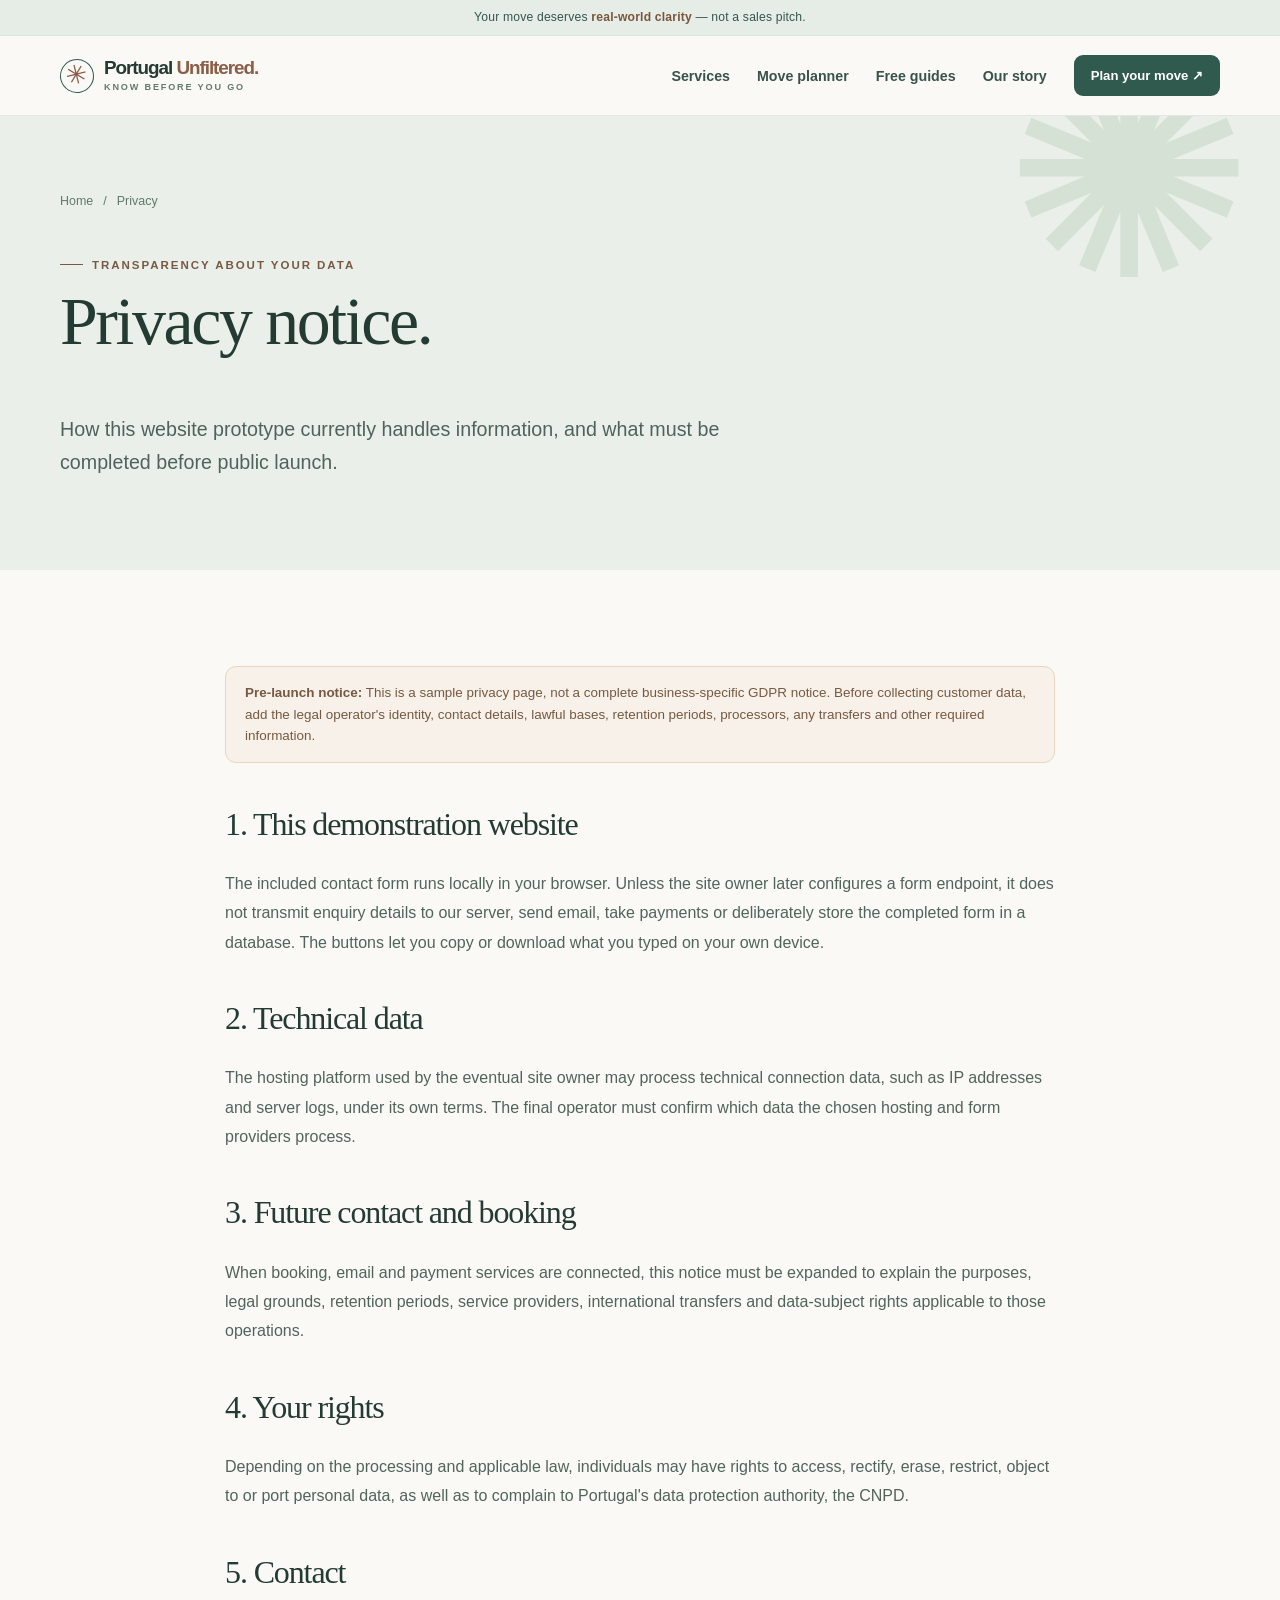
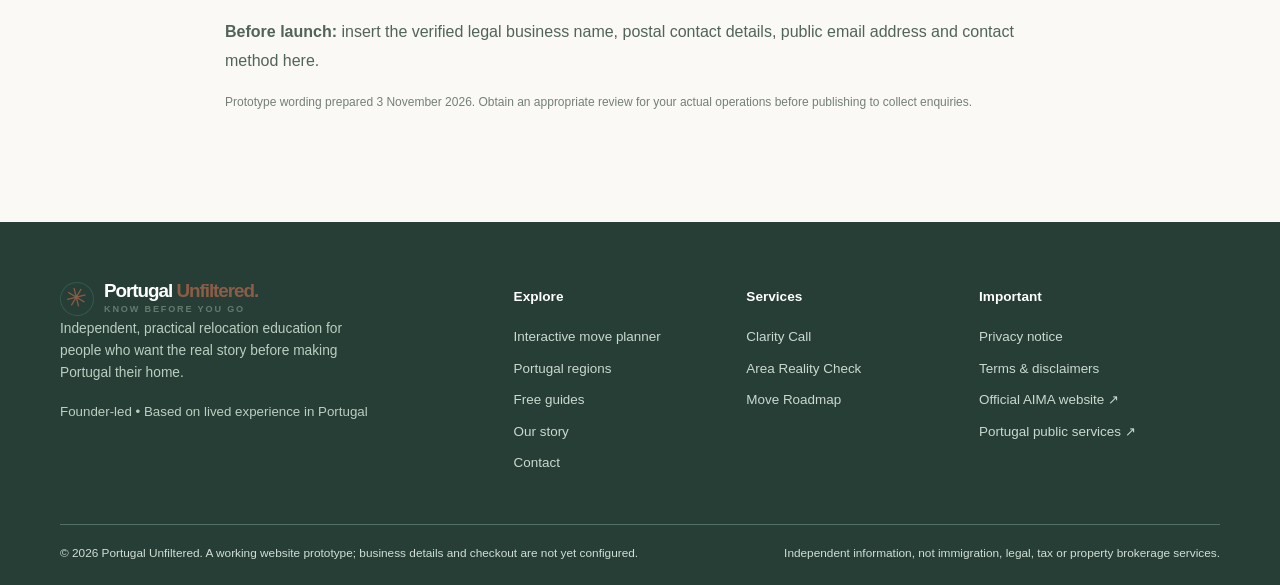
<file: privacy.html>
<!doctype html>

<html lang="en"><head><meta charset="utf-8"/><meta content="width=device-width, initial-scale=1" name="viewport"/><meta content="#183d36" name="theme-color"/><meta content="How the Portugal Unfiltered demonstration website handles enquiry form information." name="description"/><title>Privacy notice | Portugal Unfiltered</title><link href="assets/favicon.svg" rel="icon" type="image/svg+xml"/><link href="assets/style.css" rel="stylesheet"/>
<link href="assets/theme-v4.css" rel="stylesheet"/></head><body><div class="announcement">Your move deserves <strong>real-world clarity</strong> — not a sales pitch.</div>
<header class="site-header"><div class="container nav"><a aria-label="Portugal Unfiltered home" class="brand" href="index.html"><span aria-hidden="true" class="brand-symbol">✳</span><span><span class="brand-name">Portugal <span>Unfiltered.</span></span><span class="brand-sub">Know before you go</span></span></a><button aria-controls="primary-nav" aria-expanded="false" aria-label="Toggle navigation" class="menu-toggle">☰</button><nav aria-label="Main navigation" class="nav-links" id="primary-nav"><a href="index.html#services">Services</a><a href="planner.html">Move planner</a><a href="resources.html">Free guides</a><a href="about.html">Our story</a><a class="btn small dark" href="contact.html">Plan your move ↗</a></nav></div></header><main id="main-content"><section class="page-hero"><div class="container"><div class="breadcrumbs"><a href="index.html">Home</a><span>/</span>Privacy</div><span class="eyebrow">Transparency about your data</span><h1>Privacy notice.</h1><p class="lead">How this website prototype currently handles information, and what must be completed before public launch.</p></div></section><section class="section"><div class="container legal-content"><div class="banner-warning"><strong>Pre-launch notice:</strong> This is a sample privacy page, not a complete business-specific GDPR notice. Before collecting customer data, add the legal operator's identity, contact details, lawful bases, retention periods, processors, any transfers and other required information.</div><h2>1. This demonstration website</h2><p>The included contact form runs locally in your browser. Unless the site owner later configures a form endpoint, it does not transmit enquiry details to our server, send email, take payments or deliberately store the completed form in a database. The buttons let you copy or download what you typed on your own device.</p><h2>2. Technical data</h2><p>The hosting platform used by the eventual site owner may process technical connection data, such as IP addresses and server logs, under its own terms. The final operator must confirm which data the chosen hosting and form providers process.</p><h2>3. Future contact and booking</h2><p>When booking, email and payment services are connected, this notice must be expanded to explain the purposes, legal grounds, retention periods, service providers, international transfers and data-subject rights applicable to those operations.</p><h2>4. Your rights</h2><p>Depending on the processing and applicable law, individuals may have rights to access, rectify, erase, restrict, object to or port personal data, as well as to complain to Portugal's data protection authority, the <a href="https://www.cnpd.pt/" rel="noopener noreferrer" target="_blank">CNPD</a>.</p><h2>5. Contact</h2><p><strong>Before launch:</strong> insert the verified legal business name, postal contact details, public email address and contact method here.</p><p class="small-print">Prototype wording prepared 3 November 2026. Obtain an appropriate review for your actual operations before publishing to collect enquiries.</p></div></section></main><footer class="footer"><div class="container"><div class="footer-grid"><div><a class="brand" href="index.html"><span aria-hidden="true" class="brand-symbol">✳</span><span><span class="brand-name">Portugal <span>Unfiltered.</span></span><span class="brand-sub">Know before you go</span></span></a><p>Independent, practical relocation education for people who want the real story before making Portugal their home.</p><small>Founder-led • Based on lived experience in Portugal</small></div><div><h4>Explore</h4><a href="planner.html">Interactive move planner</a><a href="index.html#regions">Portugal regions</a><a href="resources.html">Free guides</a><a href="about.html">Our story</a><a href="contact.html">Contact</a></div><div><h4>Services</h4><a href="services/clarity-call.html">Clarity Call</a><a href="services/area-reality-check.html">Area Reality Check</a><a href="services/move-roadmap.html">Move Roadmap</a></div><div><h4>Important</h4><a href="privacy.html">Privacy notice</a><a href="terms.html">Terms &amp; disclaimers</a><a href="https://aima.gov.pt/en" rel="noopener noreferrer" target="_blank">Official AIMA website ↗</a><a href="https://www.gov.pt/" rel="noopener noreferrer" target="_blank">Portugal public services ↗</a></div></div><div class="footer-bottom"><span>© 2026 Portugal Unfiltered. A working website prototype; business details and checkout are not yet configured.</span><span>Independent information, not immigration, legal, tax or property brokerage services.</span></div></div></footer><script defer="" src="assets/main.js"></script></body></html>
</file>
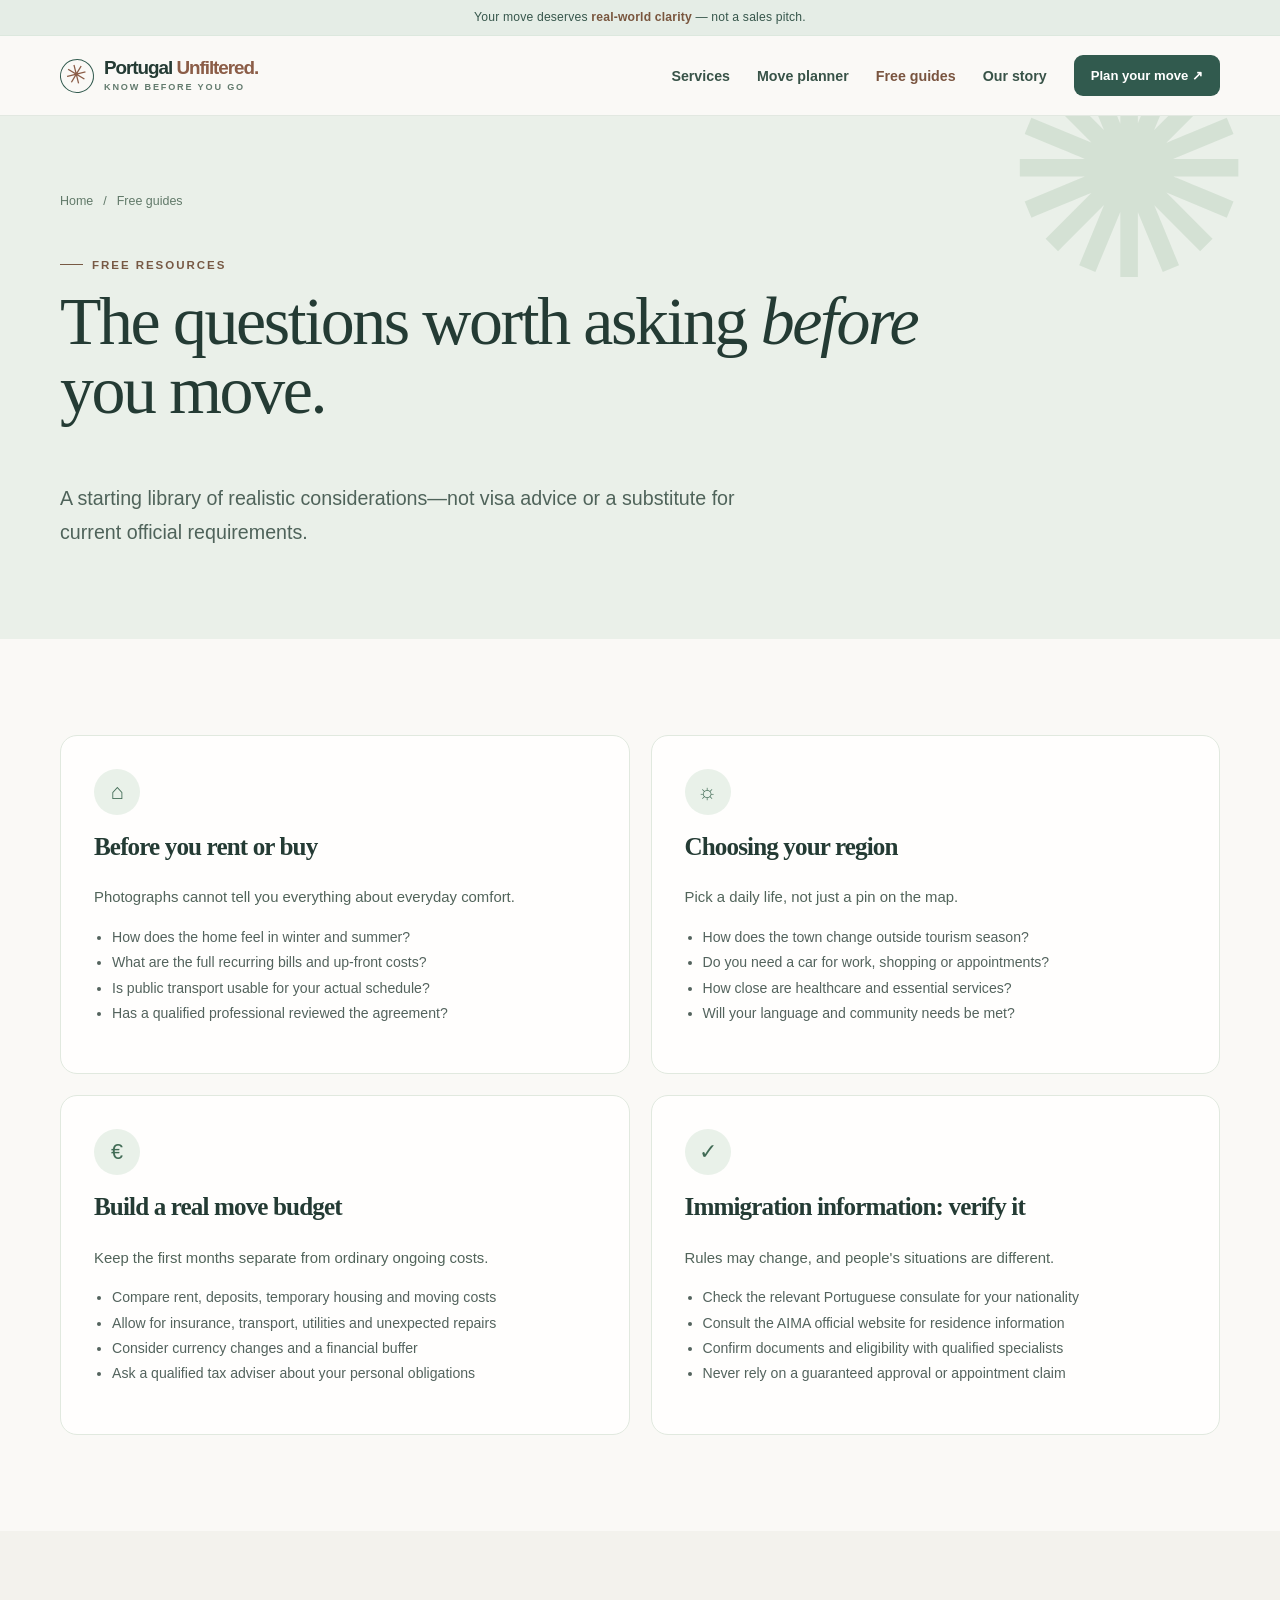
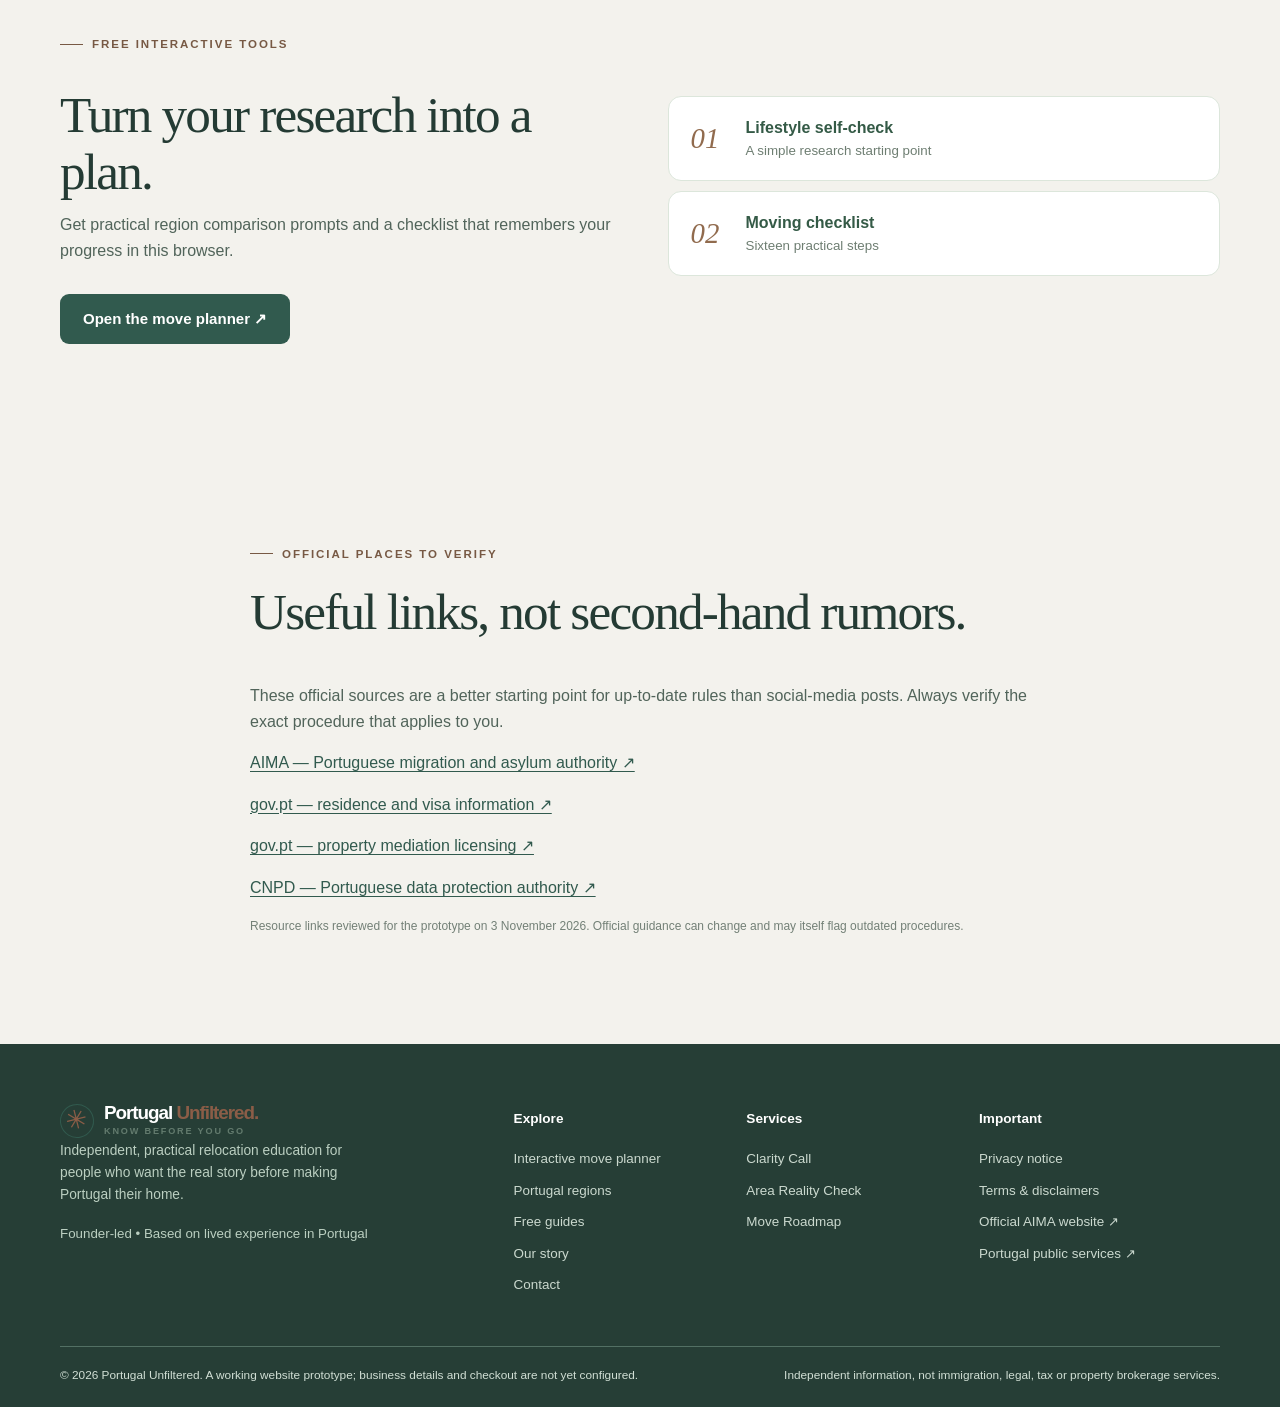
<file: resources.html>
<!doctype html>


<html lang="en"><head><meta charset="utf-8"/><meta content="width=device-width, initial-scale=1" name="viewport"/><meta content="#183d36" name="theme-color"/><meta content="Questions and practical information for planning a move to Portugal with realistic expectations." name="description"/><title>Free relocation guides | Portugal Unfiltered</title><link href="assets/favicon.svg" rel="icon" type="image/svg+xml"/><link href="assets/style.css" rel="stylesheet"/>
<link href="assets/theme-v4.css" rel="stylesheet"/></head><body><div class="announcement">Your move deserves <strong>real-world clarity</strong> — not a sales pitch.</div>
<header class="site-header"><div class="container nav"><a aria-label="Portugal Unfiltered home" class="brand" href="index.html"><span aria-hidden="true" class="brand-symbol">✳</span><span><span class="brand-name">Portugal <span>Unfiltered.</span></span><span class="brand-sub">Know before you go</span></span></a><button aria-controls="primary-nav" aria-expanded="false" aria-label="Toggle navigation" class="menu-toggle">☰</button><nav aria-label="Main navigation" class="nav-links" id="primary-nav"><a href="index.html#services">Services</a><a href="planner.html">Move planner</a><a aria-current="page" href="resources.html">Free guides</a><a href="about.html">Our story</a><a class="btn small dark" href="contact.html">Plan your move ↗</a></nav></div></header><main id="main-content"><section class="page-hero"><div class="container"><div class="breadcrumbs"><a href="index.html">Home</a><span>/</span>Free guides</div><span class="eyebrow">Free resources</span><h1>The questions worth asking <em>before</em> you move.</h1><p class="lead">A starting library of realistic considerations—not visa advice or a substitute for current official requirements.</p></div></section><section class="section"><div class="container"><div class="guide-grid"><article class="guide"><div class="guide-mark">⌂</div><h3>Before you rent or buy</h3><p>Photographs cannot tell you everything about everyday comfort.</p><ul><li>How does the home feel in winter and summer?</li><li>What are the full recurring bills and up-front costs?</li><li>Is public transport usable for your actual schedule?</li><li>Has a qualified professional reviewed the agreement?</li></ul></article><article class="guide"><div class="guide-mark">☼</div><h3>Choosing your region</h3><p>Pick a daily life, not just a pin on the map.</p><ul><li>How does the town change outside tourism season?</li><li>Do you need a car for work, shopping or appointments?</li><li>How close are healthcare and essential services?</li><li>Will your language and community needs be met?</li></ul></article><article class="guide"><div class="guide-mark">€</div><h3>Build a real move budget</h3><p>Keep the first months separate from ordinary ongoing costs.</p><ul><li>Compare rent, deposits, temporary housing and moving costs</li><li>Allow for insurance, transport, utilities and unexpected repairs</li><li>Consider currency changes and a financial buffer</li><li>Ask a qualified tax adviser about your personal obligations</li></ul></article><article class="guide"><div class="guide-mark">✓</div><h3>Immigration information: verify it</h3><p>Rules may change, and people's situations are different.</p><ul><li>Check the relevant Portuguese consulate for your nationality</li><li>Consult the AIMA official website for residence information</li><li>Confirm documents and eligibility with qualified specialists</li><li>Never rely on a guaranteed approval or appointment claim</li></ul></article></div></div></section><section class="section planner-promo-section"><div class="container planner-promo"><div><span class="eyebrow">Free interactive tools</span><h2>Turn your research into a plan.</h2><p>Get practical region comparison prompts and a checklist that remembers your progress in this browser.</p><a class="btn dark" href="planner.html">Open the move planner ↗</a></div><div class="promo-steps"><div><span>01</span><strong>Lifestyle self-check</strong><small>A simple research starting point</small></div><div><span>02</span><strong>Moving checklist</strong><small>Sixteen practical steps</small></div></div></div></section><section class="section section-tint"><div class="narrow"><span class="eyebrow">Official places to verify</span><h2>Useful links, not second-hand rumors.</h2><p>These official sources are a better starting point for up-to-date rules than social-media posts. Always verify the exact procedure that applies to you.</p><div class="source-links"><p><a href="https://aima.gov.pt/en" rel="noopener noreferrer" target="_blank">AIMA — Portuguese migration and asylum authority ↗</a></p><p><a href="https://www.gov.pt/guias/migrantes-vistos-e-autorizacoes-para-entrar-e-viver-em-portugal" rel="noopener noreferrer" target="_blank">gov.pt — residence and visa information ↗</a></p><p><a href="https://www.gov.pt/servicos/mediacao-imobiliaria-licenca-para-o-exercicio-da-atividade" rel="noopener noreferrer" target="_blank">gov.pt — property mediation licensing ↗</a></p><p><a href="https://www.cnpd.pt/" rel="noopener noreferrer" target="_blank">CNPD — Portuguese data protection authority ↗</a></p></div><p class="small-print">Resource links reviewed for the prototype on 3 November 2026. Official guidance can change and may itself flag outdated procedures.</p></div></section></main><footer class="footer"><div class="container"><div class="footer-grid"><div><a class="brand" href="index.html"><span aria-hidden="true" class="brand-symbol">✳</span><span><span class="brand-name">Portugal <span>Unfiltered.</span></span><span class="brand-sub">Know before you go</span></span></a><p>Independent, practical relocation education for people who want the real story before making Portugal their home.</p><small>Founder-led • Based on lived experience in Portugal</small></div><div><h4>Explore</h4><a href="planner.html">Interactive move planner</a><a href="index.html#regions">Portugal regions</a><a href="resources.html">Free guides</a><a href="about.html">Our story</a><a href="contact.html">Contact</a></div><div><h4>Services</h4><a href="services/clarity-call.html">Clarity Call</a><a href="services/area-reality-check.html">Area Reality Check</a><a href="services/move-roadmap.html">Move Roadmap</a></div><div><h4>Important</h4><a href="privacy.html">Privacy notice</a><a href="terms.html">Terms &amp; disclaimers</a><a href="https://aima.gov.pt/en" rel="noopener noreferrer" target="_blank">Official AIMA website ↗</a><a href="https://www.gov.pt/" rel="noopener noreferrer" target="_blank">Portugal public services ↗</a></div></div><div class="footer-bottom"><span>© 2026 Portugal Unfiltered. A working website prototype; business details and checkout are not yet configured.</span><span>Independent information, not immigration, legal, tax or property brokerage services.</span></div></div></footer><script defer="" src="assets/main.js"></script></body></html>
</file>
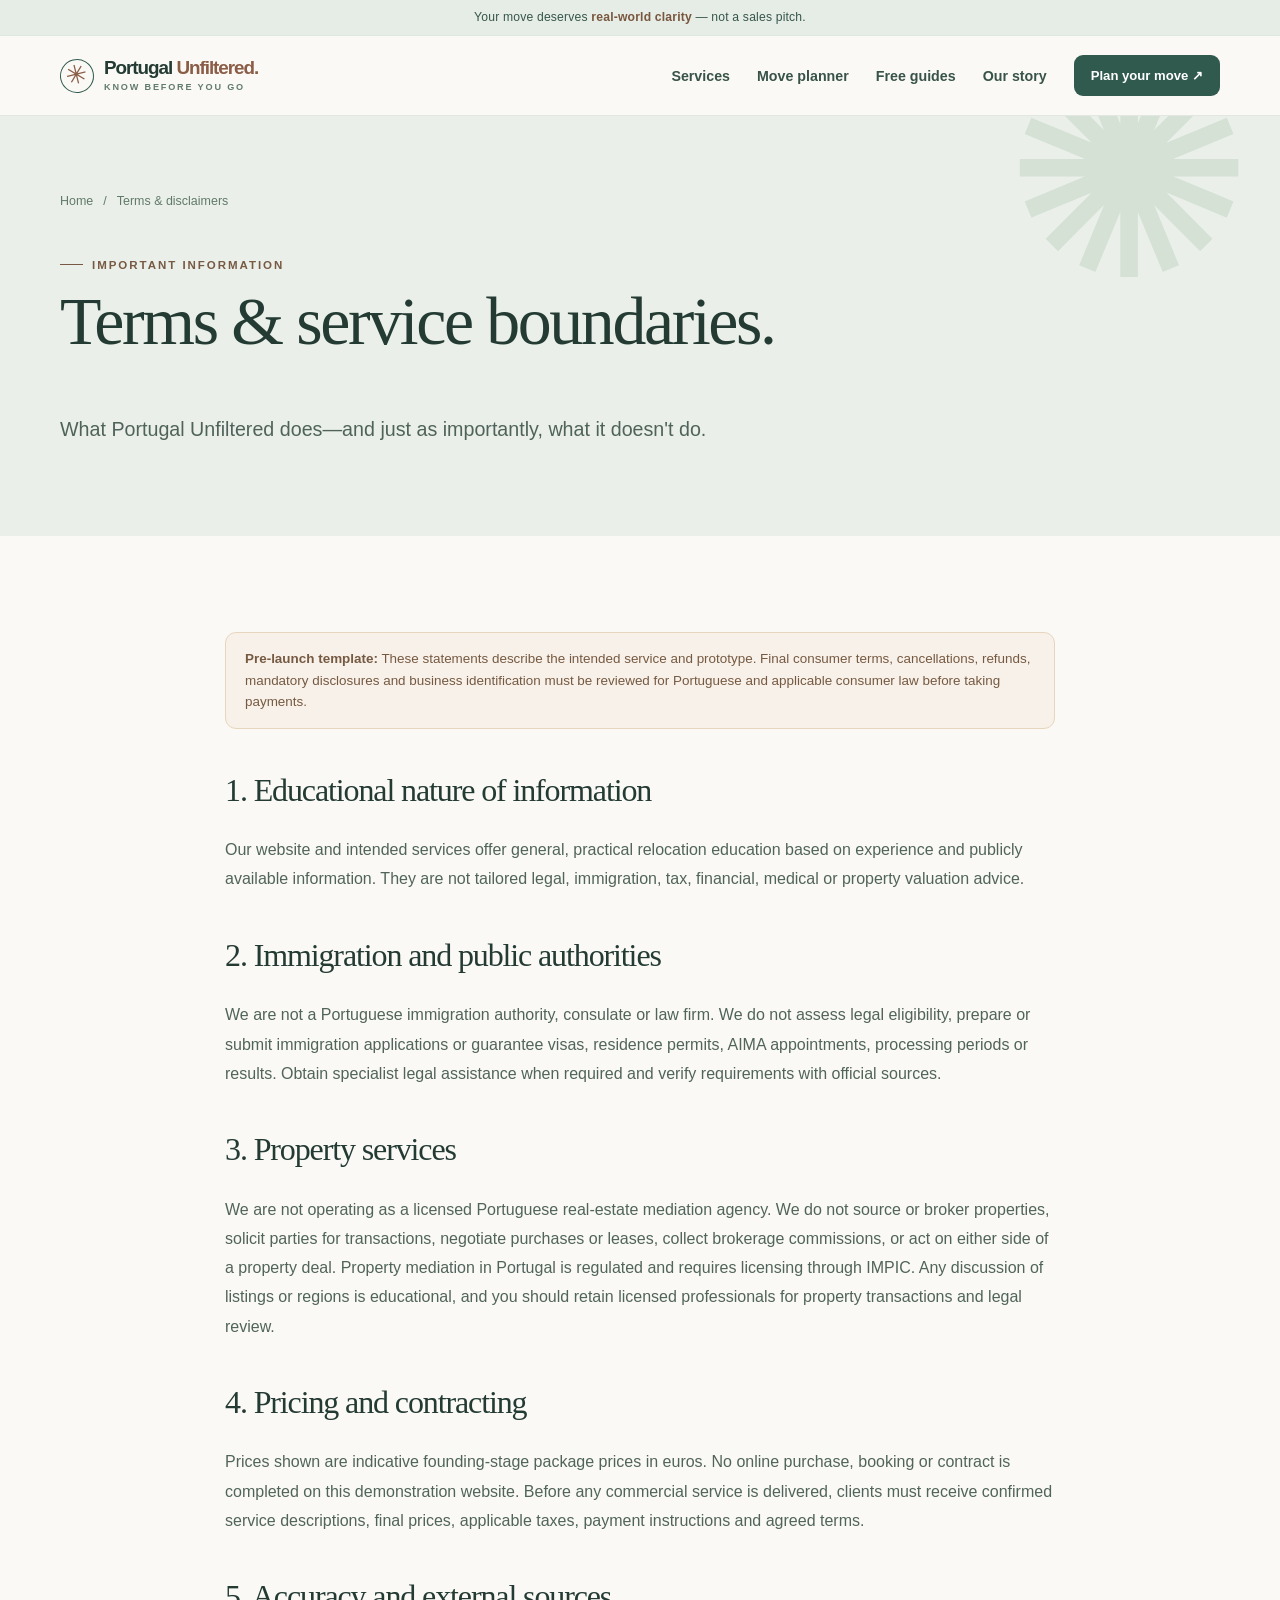
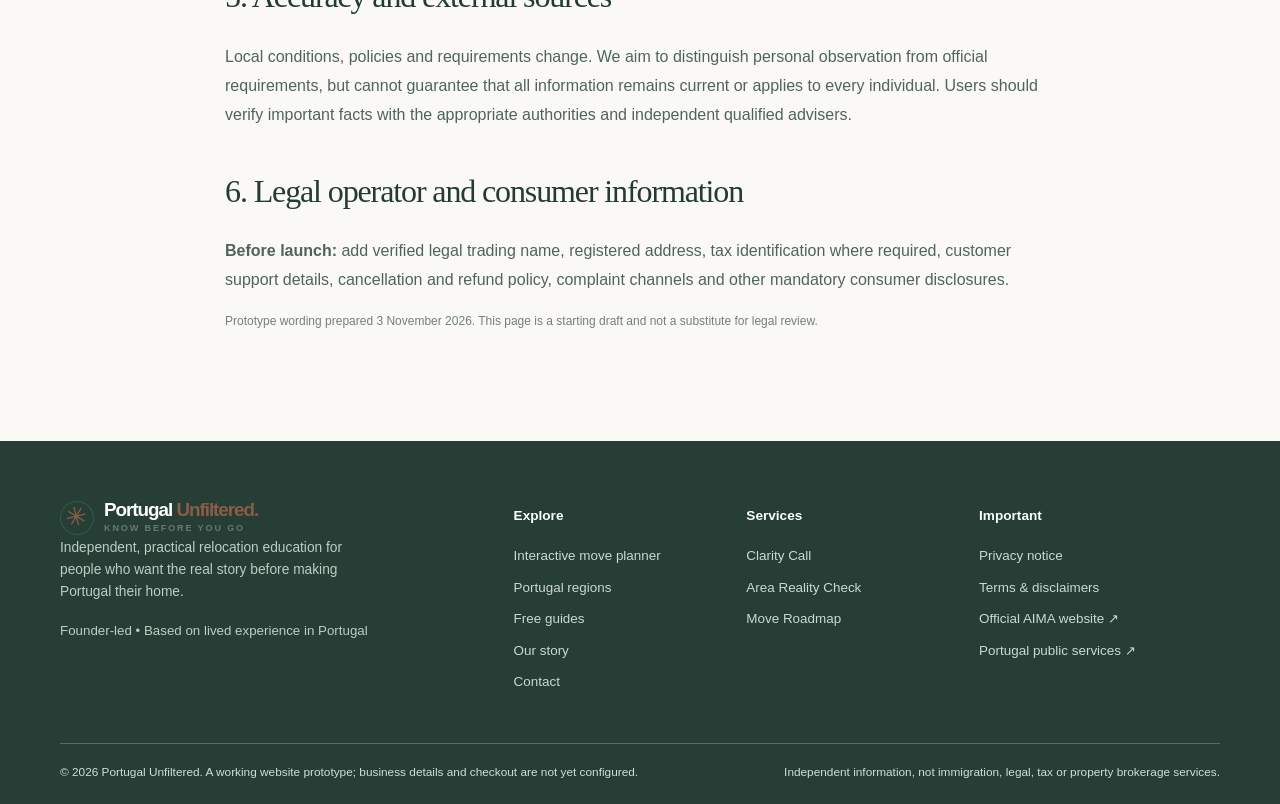
<file: terms.html>
<!doctype html>

<html lang="en"><head><meta charset="utf-8"/><meta content="width=device-width, initial-scale=1" name="viewport"/><meta content="#183d36" name="theme-color"/><meta content="Review Portugal Unfiltered service limits, legal disclaimers and commercial terms before requesting help." name="description"/><title>Terms &amp; disclaimers | Portugal Unfiltered</title><link href="assets/favicon.svg" rel="icon" type="image/svg+xml"/><link href="assets/style.css" rel="stylesheet"/>
<link href="assets/theme-v4.css" rel="stylesheet"/></head><body><div class="announcement">Your move deserves <strong>real-world clarity</strong> — not a sales pitch.</div>
<header class="site-header"><div class="container nav"><a aria-label="Portugal Unfiltered home" class="brand" href="index.html"><span aria-hidden="true" class="brand-symbol">✳</span><span><span class="brand-name">Portugal <span>Unfiltered.</span></span><span class="brand-sub">Know before you go</span></span></a><button aria-controls="primary-nav" aria-expanded="false" aria-label="Toggle navigation" class="menu-toggle">☰</button><nav aria-label="Main navigation" class="nav-links" id="primary-nav"><a href="index.html#services">Services</a><a href="planner.html">Move planner</a><a href="resources.html">Free guides</a><a href="about.html">Our story</a><a class="btn small dark" href="contact.html">Plan your move ↗</a></nav></div></header><main id="main-content"><section class="page-hero"><div class="container"><div class="breadcrumbs"><a href="index.html">Home</a><span>/</span>Terms &amp; disclaimers</div><span class="eyebrow">Important information</span><h1>Terms &amp; service boundaries.</h1><p class="lead">What Portugal Unfiltered does—and just as importantly, what it doesn't do.</p></div></section><section class="section"><div class="container legal-content"><div class="banner-warning"><strong>Pre-launch template:</strong> These statements describe the intended service and prototype. Final consumer terms, cancellations, refunds, mandatory disclosures and business identification must be reviewed for Portuguese and applicable consumer law before taking payments.</div><h2>1. Educational nature of information</h2><p>Our website and intended services offer general, practical relocation education based on experience and publicly available information. They are not tailored legal, immigration, tax, financial, medical or property valuation advice.</p><h2>2. Immigration and public authorities</h2><p>We are not a Portuguese immigration authority, consulate or law firm. We do not assess legal eligibility, prepare or submit immigration applications or guarantee visas, residence permits, AIMA appointments, processing periods or results. Obtain specialist legal assistance when required and verify requirements with official sources.</p><h2>3. Property services</h2><p>We are not operating as a licensed Portuguese real-estate mediation agency. We do not source or broker properties, solicit parties for transactions, negotiate purchases or leases, collect brokerage commissions, or act on either side of a property deal. Property mediation in Portugal is regulated and requires licensing through IMPIC. Any discussion of listings or regions is educational, and you should retain licensed professionals for property transactions and legal review.</p><h2>4. Pricing and contracting</h2><p>Prices shown are indicative founding-stage package prices in euros. No online purchase, booking or contract is completed on this demonstration website. Before any commercial service is delivered, clients must receive confirmed service descriptions, final prices, applicable taxes, payment instructions and agreed terms.</p><h2>5. Accuracy and external sources</h2><p>Local conditions, policies and requirements change. We aim to distinguish personal observation from official requirements, but cannot guarantee that all information remains current or applies to every individual. Users should verify important facts with the appropriate authorities and independent qualified advisers.</p><h2>6. Legal operator and consumer information</h2><p><strong>Before launch:</strong> add verified legal trading name, registered address, tax identification where required, customer support details, cancellation and refund policy, complaint channels and other mandatory consumer disclosures.</p><p class="small-print">Prototype wording prepared 3 November 2026. This page is a starting draft and not a substitute for legal review.</p></div></section></main><footer class="footer"><div class="container"><div class="footer-grid"><div><a class="brand" href="index.html"><span aria-hidden="true" class="brand-symbol">✳</span><span><span class="brand-name">Portugal <span>Unfiltered.</span></span><span class="brand-sub">Know before you go</span></span></a><p>Independent, practical relocation education for people who want the real story before making Portugal their home.</p><small>Founder-led • Based on lived experience in Portugal</small></div><div><h4>Explore</h4><a href="planner.html">Interactive move planner</a><a href="index.html#regions">Portugal regions</a><a href="resources.html">Free guides</a><a href="about.html">Our story</a><a href="contact.html">Contact</a></div><div><h4>Services</h4><a href="services/clarity-call.html">Clarity Call</a><a href="services/area-reality-check.html">Area Reality Check</a><a href="services/move-roadmap.html">Move Roadmap</a></div><div><h4>Important</h4><a href="privacy.html">Privacy notice</a><a href="terms.html">Terms &amp; disclaimers</a><a href="https://aima.gov.pt/en" rel="noopener noreferrer" target="_blank">Official AIMA website ↗</a><a href="https://www.gov.pt/" rel="noopener noreferrer" target="_blank">Portugal public services ↗</a></div></div><div class="footer-bottom"><span>© 2026 Portugal Unfiltered. A working website prototype; business details and checkout are not yet configured.</span><span>Independent information, not immigration, legal, tax or property brokerage services.</span></div></div></footer><script defer="" src="assets/main.js"></script></body></html>
</file>
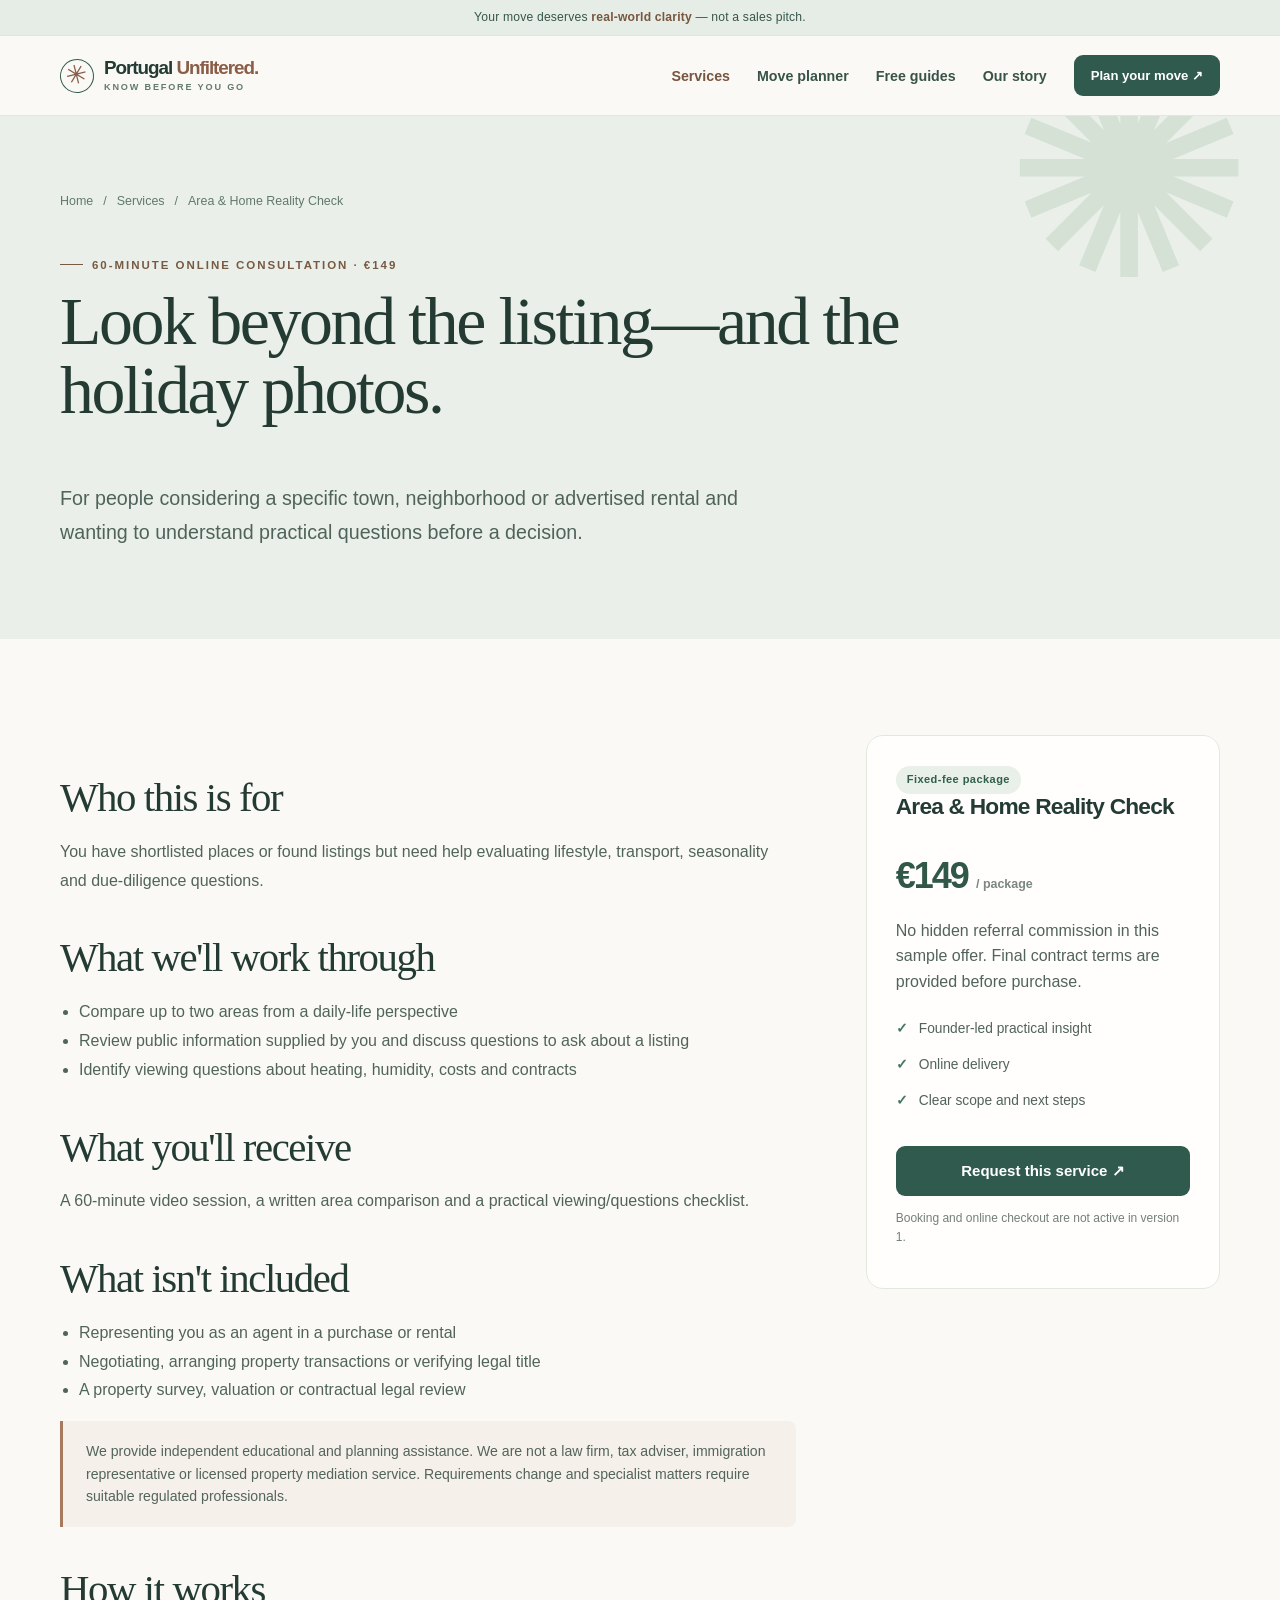
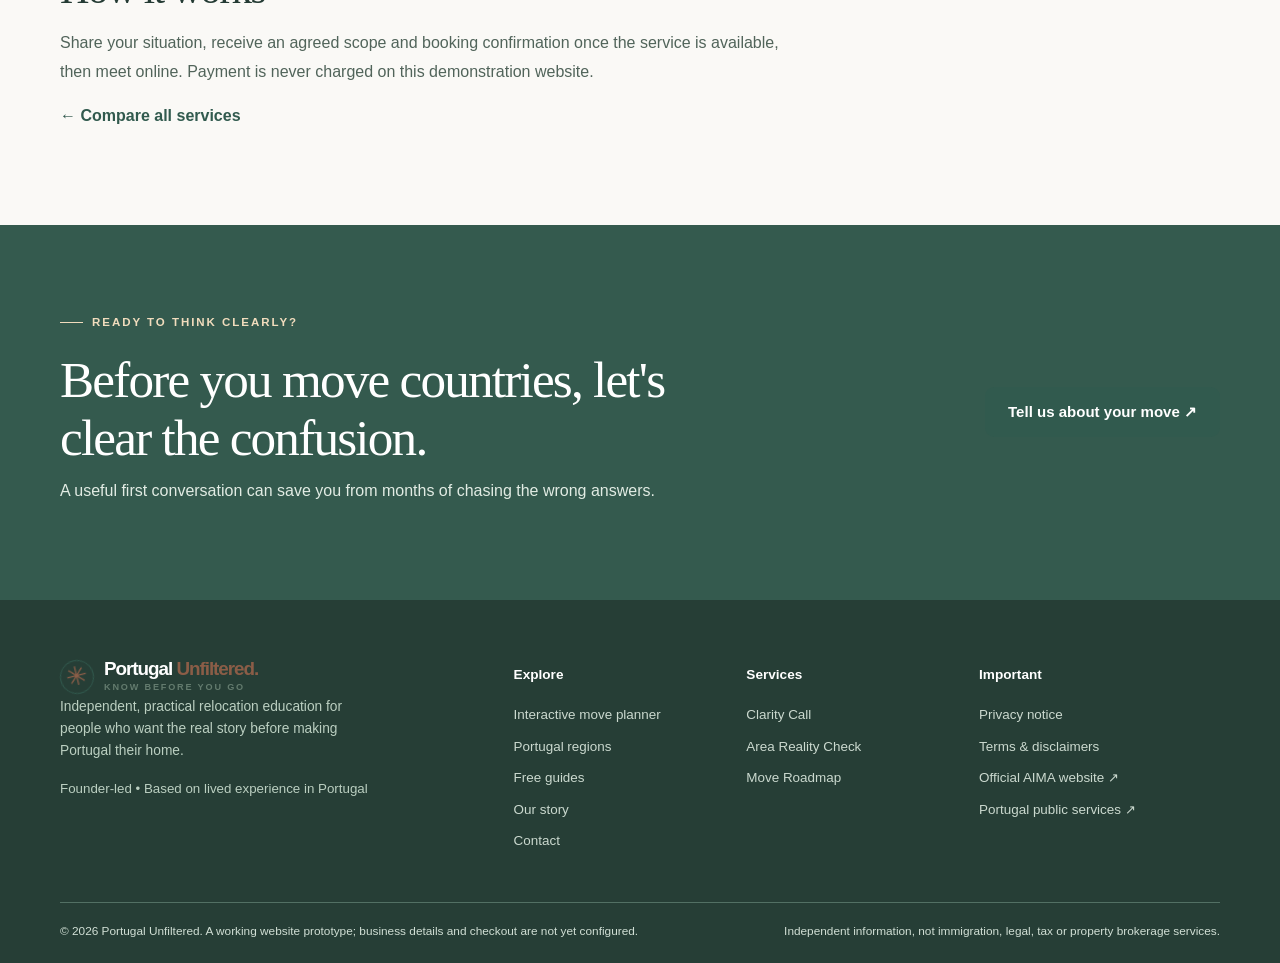
<file: services/area-reality-check.html>
<!doctype html>

<html lang="en"><head><meta charset="utf-8"/><meta content="width=device-width, initial-scale=1" name="viewport"/><meta content="#183d36" name="theme-color"/><meta content="For people considering a specific town, neighborhood or advertised rental and wanting to understand practical questions before a decision." name="description"/><title>Area &amp; Home Reality Check | Portugal Unfiltered</title><link href="../assets/favicon.svg" rel="icon" type="image/svg+xml"/><link href="../assets/style.css" rel="stylesheet"/>
<link href="../assets/theme-v4.css" rel="stylesheet"/></head><body><div class="announcement">Your move deserves <strong>real-world clarity</strong> — not a sales pitch.</div>
<header class="site-header"><div class="container nav"><a aria-label="Portugal Unfiltered home" class="brand" href="../index.html"><span aria-hidden="true" class="brand-symbol">✳</span><span><span class="brand-name">Portugal <span>Unfiltered.</span></span><span class="brand-sub">Know before you go</span></span></a><button aria-controls="primary-nav" aria-expanded="false" aria-label="Toggle navigation" class="menu-toggle">☰</button><nav aria-label="Main navigation" class="nav-links" id="primary-nav"><a aria-current="page" href="../index.html#services">Services</a><a href="../planner.html">Move planner</a><a href="../resources.html">Free guides</a><a href="../about.html">Our story</a><a class="btn small dark" href="../contact.html">Plan your move ↗</a></nav></div></header><main id="main-content"><section class="page-hero"><div class="container"><div class="breadcrumbs"><a href="../index.html">Home</a><span>/</span><a href="../index.html#services">Services</a><span>/</span>Area &amp; Home Reality Check</div><span class="eyebrow">60-minute online consultation · €149</span><h1>Look beyond the listing—and the holiday photos.</h1><p class="lead">For people considering a specific town, neighborhood or advertised rental and wanting to understand practical questions before a decision.</p></div></section><section class="section"><div class="container content-grid"><div class="rich"><h2>Who this is for</h2><p>You have shortlisted places or found listings but need help evaluating lifestyle, transport, seasonality and due-diligence questions.</p><h2>What we'll work through</h2><ul><li>Compare up to two areas from a daily-life perspective</li><li>Review public information supplied by you and discuss questions to ask about a listing</li><li>Identify viewing questions about heating, humidity, costs and contracts</li></ul><h2>What you'll receive</h2><p>A 60-minute video session, a written area comparison and a practical viewing/questions checklist.</p><h2>What isn't included</h2><ul><li>Representing you as an agent in a purchase or rental</li><li>Negotiating, arranging property transactions or verifying legal title</li><li>A property survey, valuation or contractual legal review</li></ul><div class="note-box">We provide independent educational and planning assistance. We are not a law firm, tax adviser, immigration representative or licensed property mediation service. Requirements change and specialist matters require suitable regulated professionals.</div><h2>How it works</h2><p>Share your situation, receive an agreed scope and booking confirmation once the service is available, then meet online. Payment is never charged on this demonstration website.</p><a class="link-arrow" href="../index.html#services">← Compare all services</a></div><aside class="info-panel"><span class="tag">Fixed-fee package</span><h3>Area &amp; Home Reality Check</h3><div class="price">€149 <small>/ package</small></div><p>No hidden referral commission in this sample offer. Final contract terms are provided before purchase.</p><ul class="checks"><li>Founder-led practical insight</li><li>Online delivery</li><li>Clear scope and next steps</li></ul><a class="btn dark" href="../contact.html?package=area">Request this service ↗</a><p class="small-print" style="margin-top:13px">Booking and online checkout are not active in version 1.</p></aside></div></section><section class="cta-section"><div class="container cta-grid"><div><span class="eyebrow" style="color:#e3b66b">Ready to think clearly?</span><h2>Before you move countries, let's clear the confusion.</h2><p>A useful first conversation can save you from months of chasing the wrong answers.</p></div><a class="btn" href="../contact.html">Tell us about your move ↗</a></div></section></main><footer class="footer"><div class="container"><div class="footer-grid"><div><a class="brand" href="../index.html"><span aria-hidden="true" class="brand-symbol">✳</span><span><span class="brand-name">Portugal <span>Unfiltered.</span></span><span class="brand-sub">Know before you go</span></span></a><p>Independent, practical relocation education for people who want the real story before making Portugal their home.</p><small>Founder-led • Based on lived experience in Portugal</small></div><div><h4>Explore</h4><a href="../planner.html">Interactive move planner</a><a href="../index.html#regions">Portugal regions</a><a href="../resources.html">Free guides</a><a href="../about.html">Our story</a><a href="../contact.html">Contact</a></div><div><h4>Services</h4><a href="../services/clarity-call.html">Clarity Call</a><a href="../services/area-reality-check.html">Area Reality Check</a><a href="../services/move-roadmap.html">Move Roadmap</a></div><div><h4>Important</h4><a href="../privacy.html">Privacy notice</a><a href="../terms.html">Terms &amp; disclaimers</a><a href="https://aima.gov.pt/en" rel="noopener noreferrer" target="_blank">Official AIMA website ↗</a><a href="https://www.gov.pt/" rel="noopener noreferrer" target="_blank">Portugal public services ↗</a></div></div><div class="footer-bottom"><span>© 2026 Portugal Unfiltered. A working website prototype; business details and checkout are not yet configured.</span><span>Independent information, not immigration, legal, tax or property brokerage services.</span></div></div></footer><script defer="" src="../assets/main.js"></script></body></html>
</file>
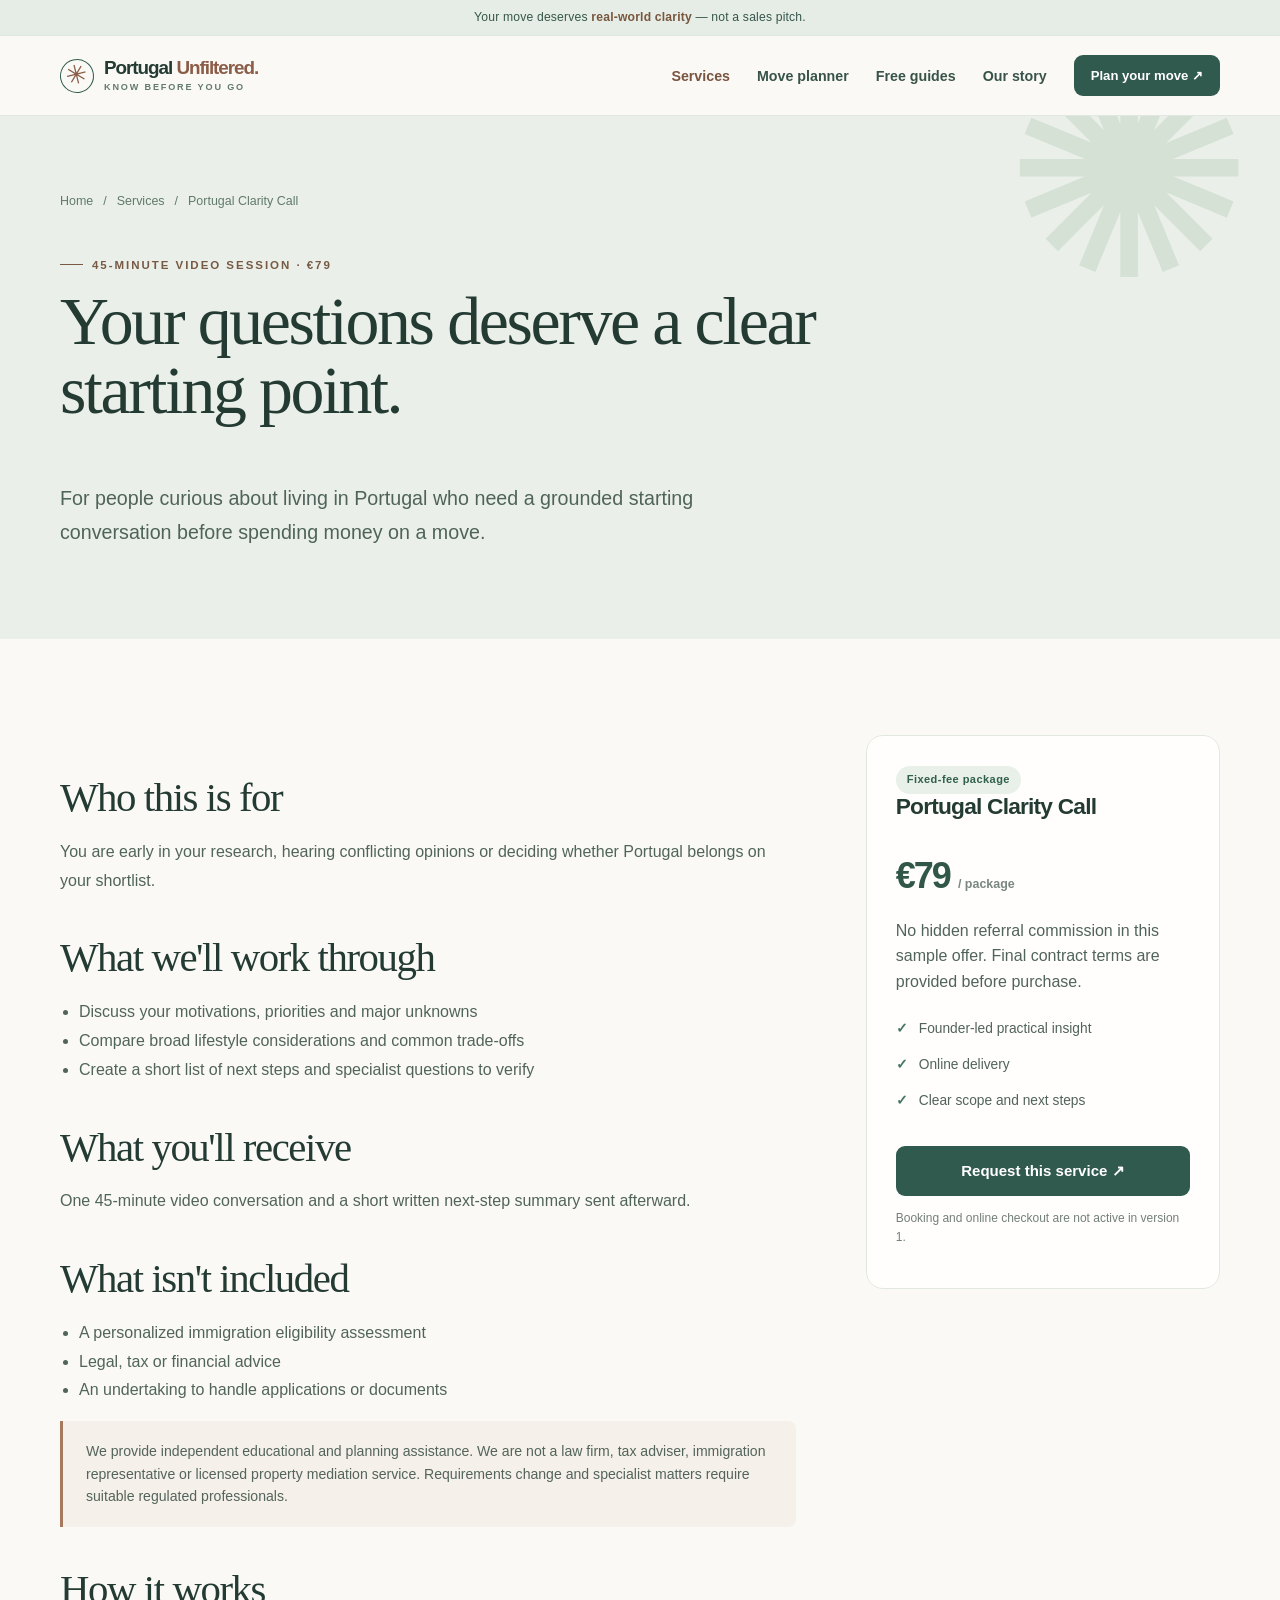
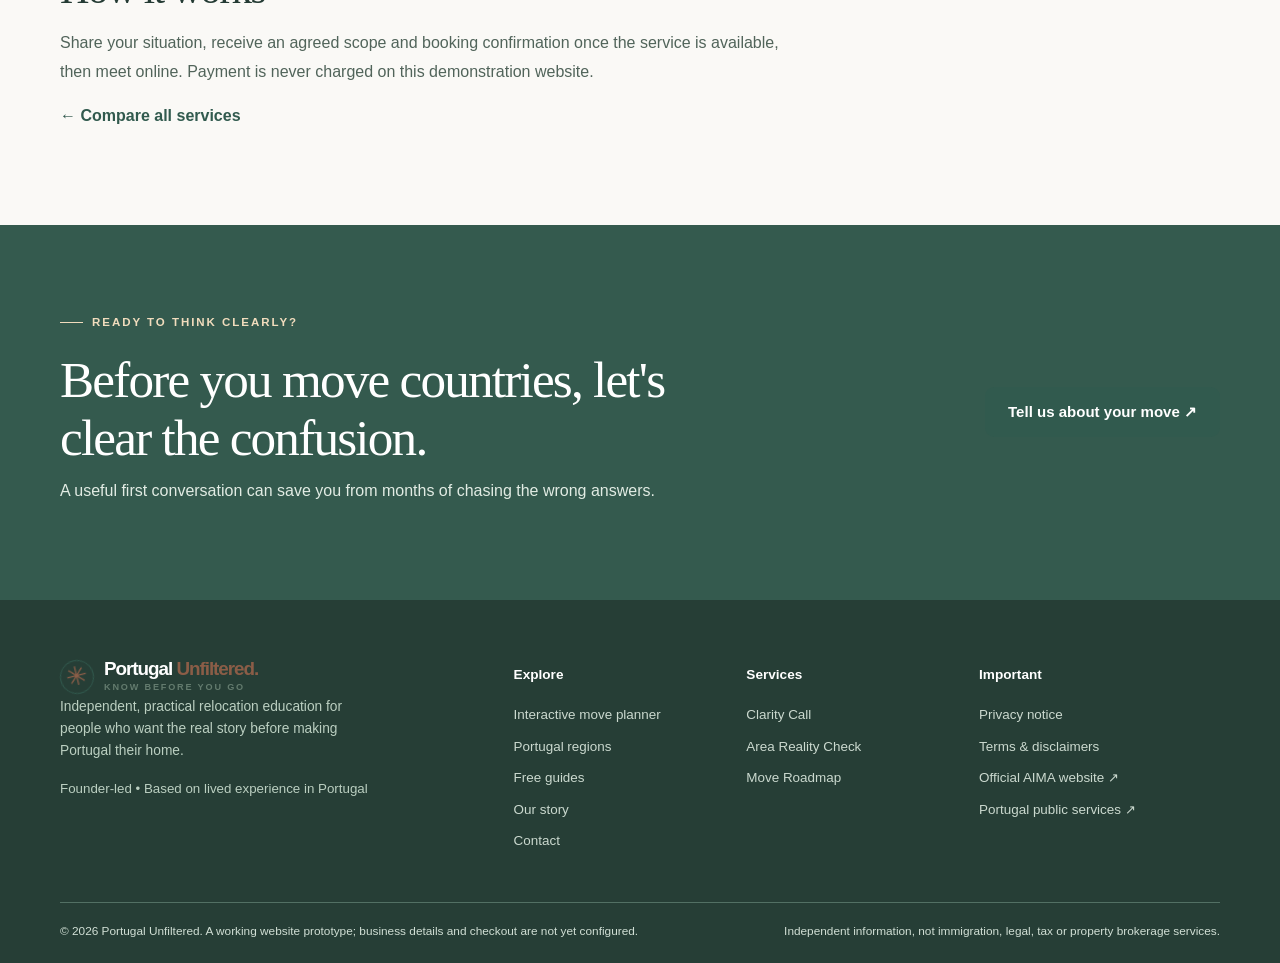
<file: services/clarity-call.html>
<!doctype html>

<html lang="en"><head><meta charset="utf-8"/><meta content="width=device-width, initial-scale=1" name="viewport"/><meta content="#183d36" name="theme-color"/><meta content="For people curious about living in Portugal who need a grounded starting conversation before spending money on a move." name="description"/><title>Portugal Clarity Call | Portugal Unfiltered</title><link href="../assets/favicon.svg" rel="icon" type="image/svg+xml"/><link href="../assets/style.css" rel="stylesheet"/>
<link href="../assets/theme-v4.css" rel="stylesheet"/></head><body><div class="announcement">Your move deserves <strong>real-world clarity</strong> — not a sales pitch.</div>
<header class="site-header"><div class="container nav"><a aria-label="Portugal Unfiltered home" class="brand" href="../index.html"><span aria-hidden="true" class="brand-symbol">✳</span><span><span class="brand-name">Portugal <span>Unfiltered.</span></span><span class="brand-sub">Know before you go</span></span></a><button aria-controls="primary-nav" aria-expanded="false" aria-label="Toggle navigation" class="menu-toggle">☰</button><nav aria-label="Main navigation" class="nav-links" id="primary-nav"><a aria-current="page" href="../index.html#services">Services</a><a href="../planner.html">Move planner</a><a href="../resources.html">Free guides</a><a href="../about.html">Our story</a><a class="btn small dark" href="../contact.html">Plan your move ↗</a></nav></div></header><main id="main-content"><section class="page-hero"><div class="container"><div class="breadcrumbs"><a href="../index.html">Home</a><span>/</span><a href="../index.html#services">Services</a><span>/</span>Portugal Clarity Call</div><span class="eyebrow">45-minute video session · €79</span><h1>Your questions deserve a clear starting point.</h1><p class="lead">For people curious about living in Portugal who need a grounded starting conversation before spending money on a move.</p></div></section><section class="section"><div class="container content-grid"><div class="rich"><h2>Who this is for</h2><p>You are early in your research, hearing conflicting opinions or deciding whether Portugal belongs on your shortlist.</p><h2>What we'll work through</h2><ul><li>Discuss your motivations, priorities and major unknowns</li><li>Compare broad lifestyle considerations and common trade-offs</li><li>Create a short list of next steps and specialist questions to verify</li></ul><h2>What you'll receive</h2><p>One 45-minute video conversation and a short written next-step summary sent afterward.</p><h2>What isn't included</h2><ul><li>A personalized immigration eligibility assessment</li><li>Legal, tax or financial advice</li><li>An undertaking to handle applications or documents</li></ul><div class="note-box">We provide independent educational and planning assistance. We are not a law firm, tax adviser, immigration representative or licensed property mediation service. Requirements change and specialist matters require suitable regulated professionals.</div><h2>How it works</h2><p>Share your situation, receive an agreed scope and booking confirmation once the service is available, then meet online. Payment is never charged on this demonstration website.</p><a class="link-arrow" href="../index.html#services">← Compare all services</a></div><aside class="info-panel"><span class="tag">Fixed-fee package</span><h3>Portugal Clarity Call</h3><div class="price">€79 <small>/ package</small></div><p>No hidden referral commission in this sample offer. Final contract terms are provided before purchase.</p><ul class="checks"><li>Founder-led practical insight</li><li>Online delivery</li><li>Clear scope and next steps</li></ul><a class="btn dark" href="../contact.html?package=clarity">Request this service ↗</a><p class="small-print" style="margin-top:13px">Booking and online checkout are not active in version 1.</p></aside></div></section><section class="cta-section"><div class="container cta-grid"><div><span class="eyebrow" style="color:#e3b66b">Ready to think clearly?</span><h2>Before you move countries, let's clear the confusion.</h2><p>A useful first conversation can save you from months of chasing the wrong answers.</p></div><a class="btn" href="../contact.html">Tell us about your move ↗</a></div></section></main><footer class="footer"><div class="container"><div class="footer-grid"><div><a class="brand" href="../index.html"><span aria-hidden="true" class="brand-symbol">✳</span><span><span class="brand-name">Portugal <span>Unfiltered.</span></span><span class="brand-sub">Know before you go</span></span></a><p>Independent, practical relocation education for people who want the real story before making Portugal their home.</p><small>Founder-led • Based on lived experience in Portugal</small></div><div><h4>Explore</h4><a href="../planner.html">Interactive move planner</a><a href="../index.html#regions">Portugal regions</a><a href="../resources.html">Free guides</a><a href="../about.html">Our story</a><a href="../contact.html">Contact</a></div><div><h4>Services</h4><a href="../services/clarity-call.html">Clarity Call</a><a href="../services/area-reality-check.html">Area Reality Check</a><a href="../services/move-roadmap.html">Move Roadmap</a></div><div><h4>Important</h4><a href="../privacy.html">Privacy notice</a><a href="../terms.html">Terms &amp; disclaimers</a><a href="https://aima.gov.pt/en" rel="noopener noreferrer" target="_blank">Official AIMA website ↗</a><a href="https://www.gov.pt/" rel="noopener noreferrer" target="_blank">Portugal public services ↗</a></div></div><div class="footer-bottom"><span>© 2026 Portugal Unfiltered. A working website prototype; business details and checkout are not yet configured.</span><span>Independent information, not immigration, legal, tax or property brokerage services.</span></div></div></footer><script defer="" src="../assets/main.js"></script></body></html>
</file>
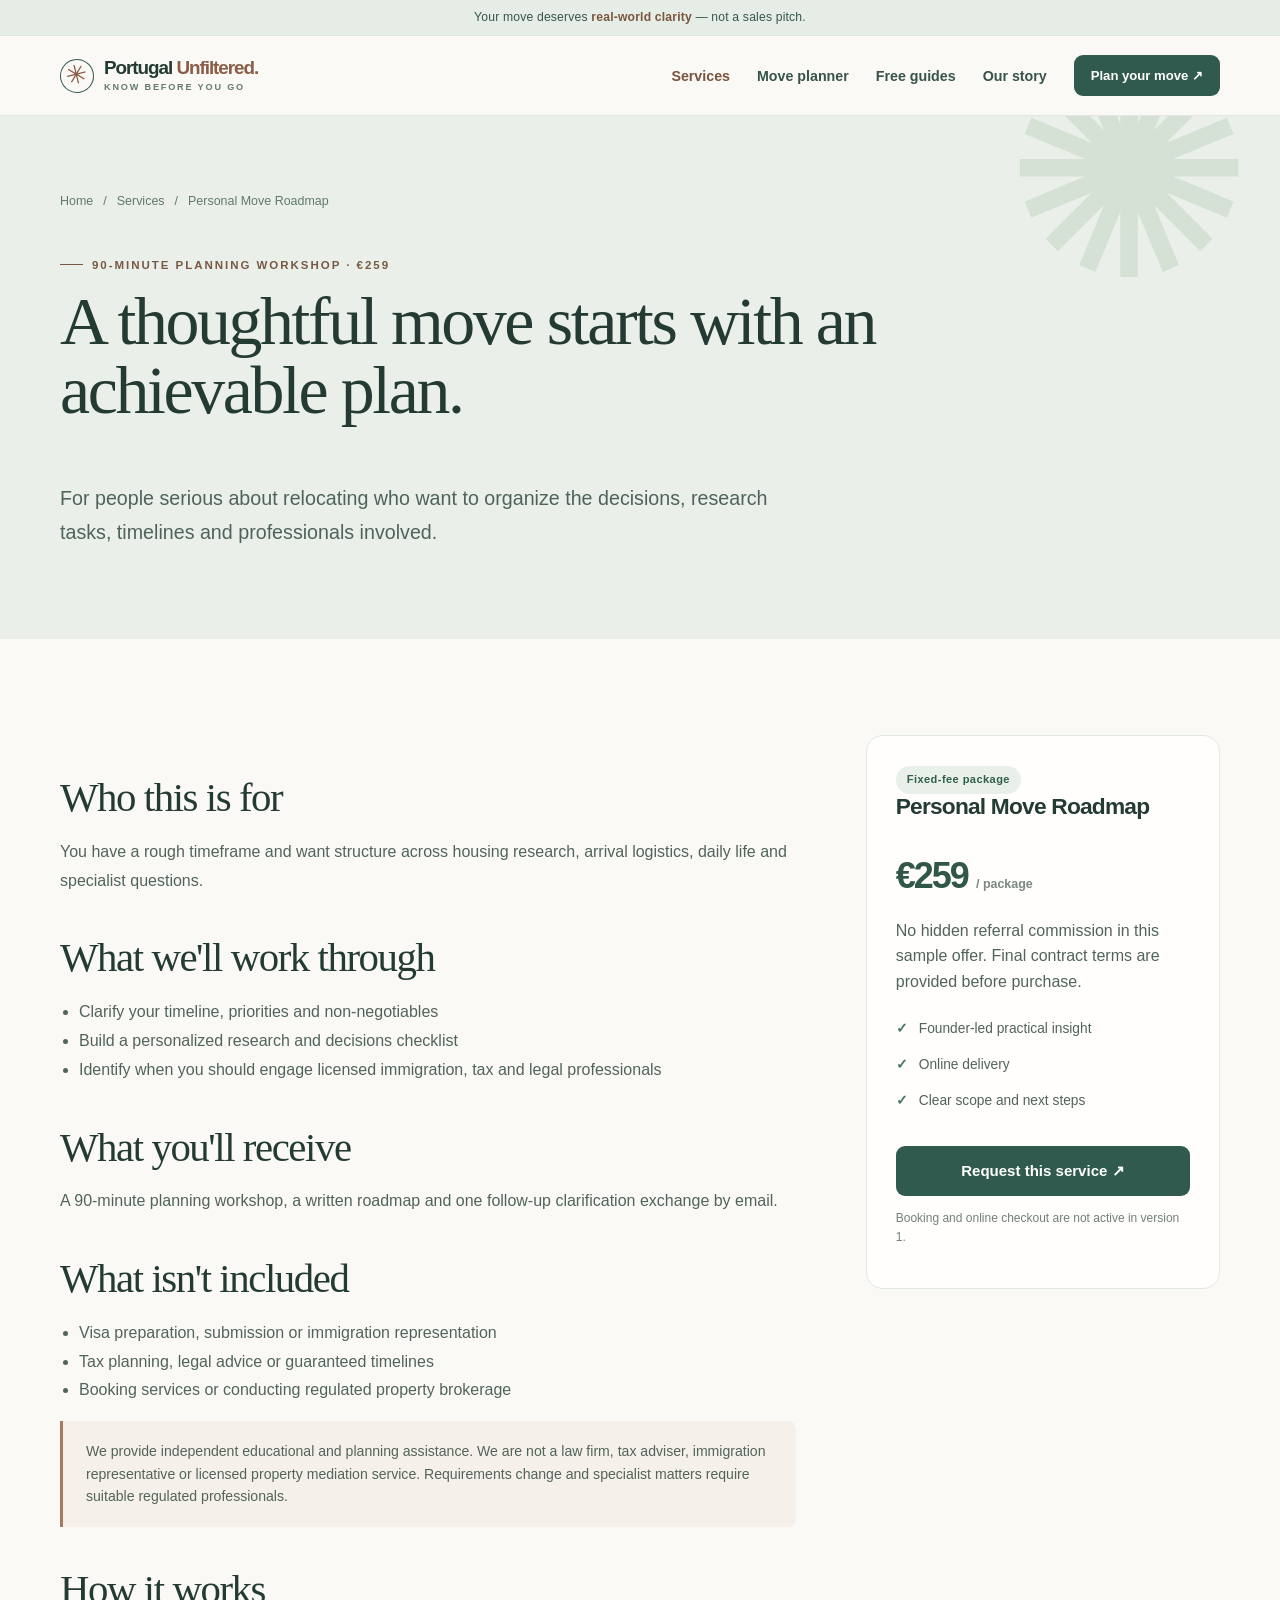
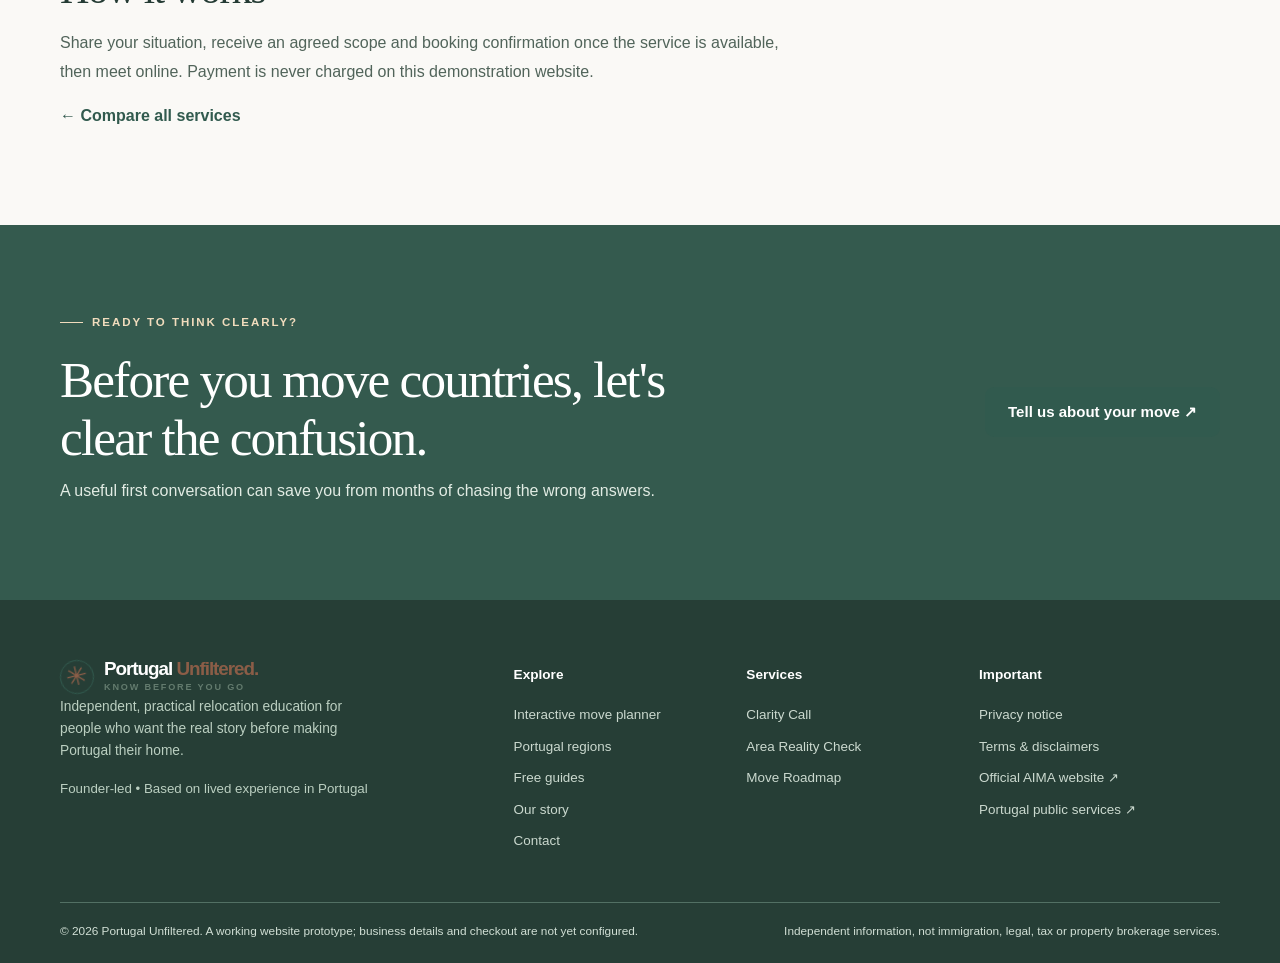
<file: services/move-roadmap.html>
<!doctype html>

<html lang="en"><head><meta charset="utf-8"/><meta content="width=device-width, initial-scale=1" name="viewport"/><meta content="#183d36" name="theme-color"/><meta content="For people serious about relocating who want to organize the decisions, research tasks, timelines and professionals involved." name="description"/><title>Personal Move Roadmap | Portugal Unfiltered</title><link href="../assets/favicon.svg" rel="icon" type="image/svg+xml"/><link href="../assets/style.css" rel="stylesheet"/>
<link href="../assets/theme-v4.css" rel="stylesheet"/></head><body><div class="announcement">Your move deserves <strong>real-world clarity</strong> — not a sales pitch.</div>
<header class="site-header"><div class="container nav"><a aria-label="Portugal Unfiltered home" class="brand" href="../index.html"><span aria-hidden="true" class="brand-symbol">✳</span><span><span class="brand-name">Portugal <span>Unfiltered.</span></span><span class="brand-sub">Know before you go</span></span></a><button aria-controls="primary-nav" aria-expanded="false" aria-label="Toggle navigation" class="menu-toggle">☰</button><nav aria-label="Main navigation" class="nav-links" id="primary-nav"><a aria-current="page" href="../index.html#services">Services</a><a href="../planner.html">Move planner</a><a href="../resources.html">Free guides</a><a href="../about.html">Our story</a><a class="btn small dark" href="../contact.html">Plan your move ↗</a></nav></div></header><main id="main-content"><section class="page-hero"><div class="container"><div class="breadcrumbs"><a href="../index.html">Home</a><span>/</span><a href="../index.html#services">Services</a><span>/</span>Personal Move Roadmap</div><span class="eyebrow">90-minute planning workshop · €259</span><h1>A thoughtful move starts with an achievable plan.</h1><p class="lead">For people serious about relocating who want to organize the decisions, research tasks, timelines and professionals involved.</p></div></section><section class="section"><div class="container content-grid"><div class="rich"><h2>Who this is for</h2><p>You have a rough timeframe and want structure across housing research, arrival logistics, daily life and specialist questions.</p><h2>What we'll work through</h2><ul><li>Clarify your timeline, priorities and non-negotiables</li><li>Build a personalized research and decisions checklist</li><li>Identify when you should engage licensed immigration, tax and legal professionals</li></ul><h2>What you'll receive</h2><p>A 90-minute planning workshop, a written roadmap and one follow-up clarification exchange by email.</p><h2>What isn't included</h2><ul><li>Visa preparation, submission or immigration representation</li><li>Tax planning, legal advice or guaranteed timelines</li><li>Booking services or conducting regulated property brokerage</li></ul><div class="note-box">We provide independent educational and planning assistance. We are not a law firm, tax adviser, immigration representative or licensed property mediation service. Requirements change and specialist matters require suitable regulated professionals.</div><h2>How it works</h2><p>Share your situation, receive an agreed scope and booking confirmation once the service is available, then meet online. Payment is never charged on this demonstration website.</p><a class="link-arrow" href="../index.html#services">← Compare all services</a></div><aside class="info-panel"><span class="tag">Fixed-fee package</span><h3>Personal Move Roadmap</h3><div class="price">€259 <small>/ package</small></div><p>No hidden referral commission in this sample offer. Final contract terms are provided before purchase.</p><ul class="checks"><li>Founder-led practical insight</li><li>Online delivery</li><li>Clear scope and next steps</li></ul><a class="btn dark" href="../contact.html?package=roadmap">Request this service ↗</a><p class="small-print" style="margin-top:13px">Booking and online checkout are not active in version 1.</p></aside></div></section><section class="cta-section"><div class="container cta-grid"><div><span class="eyebrow" style="color:#e3b66b">Ready to think clearly?</span><h2>Before you move countries, let's clear the confusion.</h2><p>A useful first conversation can save you from months of chasing the wrong answers.</p></div><a class="btn" href="../contact.html">Tell us about your move ↗</a></div></section></main><footer class="footer"><div class="container"><div class="footer-grid"><div><a class="brand" href="../index.html"><span aria-hidden="true" class="brand-symbol">✳</span><span><span class="brand-name">Portugal <span>Unfiltered.</span></span><span class="brand-sub">Know before you go</span></span></a><p>Independent, practical relocation education for people who want the real story before making Portugal their home.</p><small>Founder-led • Based on lived experience in Portugal</small></div><div><h4>Explore</h4><a href="../planner.html">Interactive move planner</a><a href="../index.html#regions">Portugal regions</a><a href="../resources.html">Free guides</a><a href="../about.html">Our story</a><a href="../contact.html">Contact</a></div><div><h4>Services</h4><a href="../services/clarity-call.html">Clarity Call</a><a href="../services/area-reality-check.html">Area Reality Check</a><a href="../services/move-roadmap.html">Move Roadmap</a></div><div><h4>Important</h4><a href="../privacy.html">Privacy notice</a><a href="../terms.html">Terms &amp; disclaimers</a><a href="https://aima.gov.pt/en" rel="noopener noreferrer" target="_blank">Official AIMA website ↗</a><a href="https://www.gov.pt/" rel="noopener noreferrer" target="_blank">Portugal public services ↗</a></div></div><div class="footer-bottom"><span>© 2026 Portugal Unfiltered. A working website prototype; business details and checkout are not yet configured.</span><span>Independent information, not immigration, legal, tax or property brokerage services.</span></div></div></footer><script defer="" src="../assets/main.js"></script></body></html>
</file>
<file: assets/style.css>
:root{--ink:#152e2b;--forest:#183d36;--deep:#102e29;--sand:#f7f3eb;--cream:#fcfbf7;--mint:#e4eee7;--terra:#c86b4b;--gold:#e3b66b;--muted:#697773;--line:#dfe5df;--white:#fff;--radius:18px;--shadow:0 25px 65px rgba(17,45,39,.11)}
*{box-sizing:border-box}html{scroll-behavior:smooth}body{margin:0;background:var(--cream);font-family:Inter,ui-sans-serif,-apple-system,BlinkMacSystemFont,'Segoe UI',sans-serif;color:var(--ink);line-height:1.6}a{color:inherit;text-decoration:none}button,input,select,textarea{font:inherit}button{cursor:pointer}img{max-width:100%;height:auto}h1,h2,h3,p{margin-top:0}h1,h2,h3{line-height:1.12;letter-spacing:-.035em}h1,h2,.serif{font-family:Georgia, 'Times New Roman',serif;font-weight:500}h1{font-size:clamp(3rem,6.3vw,6.6rem);line-height:1.02}h2{font-size:clamp(2.3rem,4vw,4.2rem)}h3{font-size:1.42rem}p{color:#52625d}.container{width:min(1160px,calc(100% - 44px));margin:auto}.narrow{width:min(780px,calc(100% - 44px));margin:auto}.section{padding:96px 0}.section-slim{padding:60px 0}.eyebrow{display:inline-flex;align-items:center;gap:9px;text-transform:uppercase;letter-spacing:.17em;font-size:.72rem;font-weight:800;color:#a1573f;margin-bottom:20px}.eyebrow:before{content:'';display:block;width:23px;height:1px;background:currentColor}.lead{font-size:1.23rem;line-height:1.72;color:#536460}.muted{color:var(--muted)}.text-center{text-align:center}.btn{display:inline-flex;align-items:center;justify-content:center;gap:13px;min-height:50px;padding:12px 22px;border:1px solid transparent;border-radius:9px;background:var(--terra);color:#fff;font-size:.94rem;font-weight:750;transition:transform .2s,background .2s,box-shadow .2s;cursor:pointer}.btn:hover{transform:translateY(-2px);box-shadow:0 9px 24px #0002;background:#b65c40}.btn.dark{background:var(--forest)}.btn.dark:hover{background:#0e3029}.btn.outline{background:transparent;border-color:#ccd6d0;color:var(--ink)}.btn.outline:hover{background:var(--mint)}.btn.white{background:var(--white);color:var(--deep)}.btn.small{min-height:41px;padding:9px 16px;font-size:.82rem}.link-arrow{font-weight:750;color:var(--forest);display:inline-flex;align-items:center;gap:8px}.link-arrow:hover{color:var(--terra)}.site-header{position:sticky;top:0;z-index:40;background:rgba(252,251,247,.95);backdrop-filter:blur(20px);border-bottom:1px solid #e5e9e3}.nav{height:79px;display:flex;justify-content:space-between;align-items:center;gap:20px}.brand{display:flex;align-items:center;gap:10px;min-width:max-content}.brand-symbol{width:34px;height:34px;border:1.5px solid var(--forest);border-radius:50%;display:grid;place-items:center;font-family:Georgia,serif;font-size:26px;color:var(--terra);line-height:1;transform:rotate(-14deg)}.brand-name{font-size:1.18rem;font-weight:850;letter-spacing:-.055em;line-height:1.15}.brand-name span{color:var(--terra)}.brand-sub{font-size:.57rem;letter-spacing:.2em;text-transform:uppercase;color:#798780;font-weight:750;line-height:1.8}.nav-links{display:flex;align-items:center;gap:27px}.nav-links>a:not(.btn){font-size:.89rem;font-weight:670;color:#345049}.nav-links>a:hover,.nav-links>a[aria-current="page"]{color:var(--terra)}.menu-toggle{display:none;background:transparent;border:0;padding:7px;font-size:1.5rem;color:var(--deep)}.announcement{background:#1d433a;color:#e9eadd;font-size:.76rem;letter-spacing:.015em;text-align:center;padding:8px 16px}.announcement strong{color:#f9ddb0}.hero{background:var(--deep);color:#fff;position:relative;overflow:hidden}.hero:before{content:'';position:absolute;inset:0;background:radial-gradient(ellipse at 70% 20%,#50786845,transparent 46%),repeating-linear-gradient(90deg,#ffffff06 0px,#ffffff06 1px,transparent 1px,transparent 75px);pointer-events:none}.hero-grid{display:grid;grid-template-columns:1.05fr .95fr;gap:45px;align-items:center;min-height:645px;padding-top:80px;padding-bottom:90px;position:relative}.hero h1{max-width:700px}.hero h1 em{color:var(--gold);font-weight:400}.hero p{color:#cddad2;max-width:530px;font-size:1.15rem;line-height:1.75}.hero .eyebrow{color:var(--gold)}.hero-actions{display:flex;flex-wrap:wrap;gap:12px;margin:30px 0 27px}.hero-note{font-size:.78rem!important;color:#b4c4bb!important;display:flex;gap:9px;align-items:center}.hero-art{position:relative;min-height:480px;display:grid;place-items:center}.art-frame{position:relative;width:95%;aspect-ratio:4/4.6;border-radius:45% 45% 12px 12px;overflow:hidden;background:linear-gradient(155deg,#b9d8c8 0%,#d2e0d0 42%,#e9c399 43%,#e1a46e 72%,#c47b58 100%);box-shadow:25px 30px 80px #061f1950}.art-sun{position:absolute;width:190px;aspect-ratio:1;background:#f9e0a1;border-radius:100%;top:15%;right:11%;filter:blur(.3px)}.art-sea{position:absolute;height:37%;width:105%;background:linear-gradient(180deg,#49877e,#1e5a58);bottom:0;left:-2%;border-radius:45% 25% 0 0;transform:rotate(-4deg)}.art-hill{position:absolute;bottom:25%;left:-15%;width:135%;height:34%;background:#7e9880;border-radius:50% 55% 15% 10%;transform:rotate(-10deg)}.art-town{position:absolute;bottom:22%;left:6%;width:83%;height:35%;display:flex;align-items:flex-end;gap:8px;transform:rotate(-4deg)}.art-house{background:#f3e9d8;border:2px solid #af8b6d;border-bottom:0;box-shadow:inset 0 -20px #ecceac;width:23%;height:62%;border-radius:3px 3px 0 0;position:relative}.art-house:before{content:'';position:absolute;top:-25px;left:-7px;width:calc(100% + 14px);height:25px;background:#b7684d;clip-path:polygon(0 100%,50% 0,100% 100%)}.art-house:after{content:'';position:absolute;width:18px;height:30px;bottom:0;left:38%;background:#657865;border-radius:11px 11px 0 0}.art-house:nth-child(2){height:82%;width:27%;background:#f8e9ca}.art-house:nth-child(3){height:51%;width:23%}.art-house:nth-child(4){height:75%;width:19%}.art-wave{position:absolute;bottom:12%;width:135%;left:-15%;height:7px;background:#eef0df75;border-radius:50%;transform:rotate(-7deg);box-shadow:0 22px #eef0df55,0 42px #eef0df33}.art-stamp{position:absolute;top:12%;left:-8%;background:#f7f2e7;color:var(--deep);border-radius:9px;padding:16px 19px;box-shadow:var(--shadow);transform:rotate(-8deg);font-family:Georgia,serif;font-size:1.26rem;line-height:1.1}.art-stamp span{display:block;text-transform:uppercase;letter-spacing:.16em;font:700 .6rem ui-sans-serif,sans-serif;color:#a25d44;margin-bottom:9px}.art-bottom{position:absolute;bottom:7%;right:-7%;background:#fff;color:var(--deep);border:1px solid #e6e0d4;border-radius:11px;padding:17px 22px;box-shadow:var(--shadow);max-width:220px;font-weight:750;font-size:.95rem;line-height:1.4}.art-bottom small{display:block;font-weight:500;color:#698078;margin-top:3px}.trust-strip{background:#edf1e9;border-bottom:1px solid #dce5da}.trust-inner{display:flex;align-items:center;justify-content:space-around;gap:25px;padding:24px 0;flex-wrap:wrap}.trust-inner span{font-size:.85rem;font-weight:760;display:flex;align-items:center;gap:10px;color:#3d5b50}.trust-inner b{color:#ae6149}.split-heading{display:flex;align-items:end;justify-content:space-between;gap:30px;margin-bottom:37px}.split-heading h2{max-width:680px;margin-bottom:0}.split-heading p{max-width:340px;margin-bottom:0}.feature-grid{display:grid;grid-template-columns:repeat(3,1fr);gap:19px}.feature{border:1px solid #dfe7df;background:white;padding:29px;border-radius:var(--radius);min-height:240px}.feature .num{font:italic 2rem Georgia,serif;color:var(--terra)}.feature h3{margin-top:25px}.feature p{font-size:.95rem;line-height:1.7}.section-tint{background:#f2eee5}.service-card{background:white;border:1px solid #e2e6df;border-radius:var(--radius);padding:33px;display:flex;flex-direction:column;min-height:435px;box-shadow:0 4px 30px rgba(16,54,42,.025)}.service-card.popular{border:2px solid var(--forest);position:relative;box-shadow:var(--shadow)}.tag{display:inline-flex;align-self:start;background:#e5f0e5;color:#285c43;border-radius:50px;padding:5px 11px;font-size:.69rem;letter-spacing:.04em;font-weight:800}.tag.earth{background:#f9e9dd;color:#aa6449}.service-card h3{font-family:Georgia,serif;font-size:1.7rem;margin:20px 0 14px}.service-card p{font-size:.95rem}.price{font-size:2.25rem;font-weight:800;letter-spacing:-.055em;color:#214c3d;margin-top:auto;padding-top:14px}.price small{font-size:.78rem;font-weight:600;color:#7b8781;letter-spacing:0}.checks{list-style:none;padding:0;margin:16px 0 27px}.checks li{position:relative;padding:7px 0 7px 23px;font-size:.86rem;color:#51635a}.checks li:before{content:'✓';position:absolute;left:0;color:#3a775c;font-weight:900}.services-grid{display:grid;grid-template-columns:repeat(3,1fr);gap:18px}.service-card .btn{width:100%}.section-foot{text-align:center;margin-top:25px;color:#718079;font-size:.83rem}.region-layout{display:grid;grid-template-columns:.87fr 1.13fr;gap:55px;align-items:center}.region-panel{background:var(--forest);color:#fff;padding:36px;border-radius:22px;min-height:387px;position:relative;overflow:hidden}.region-panel:before{content:'';position:absolute;inset:-60% -70%;border:1px solid #ffffff18;border-radius:50%;box-shadow:0 0 0 70px #ffffff06,0 0 0 155px #ffffff06,0 0 0 260px #ffffff05;pointer-events:none}.region-panel>*{position:relative}.region-panel h3{font-family:Georgia,serif;font-size:2.25rem;margin:20px 0}.region-panel p{color:#d8e8dd}.region-panel .label{font-size:.68rem;color:#e2c28f;letter-spacing:.17em;text-transform:uppercase;font-weight:750}.region-tabs{display:flex;flex-wrap:wrap;gap:9px;margin:28px 0}.region-tab{background:transparent;border:1px solid #cbd7ce;border-radius:60px;padding:10px 15px;color:#45645b;font-weight:760;font-size:.82rem}.region-tab[aria-selected=true],.region-tab:hover{background:var(--forest);color:white;border-color:var(--forest)}.region-stat{display:grid;grid-template-columns:1fr 1fr;gap:14px;margin-top:23px}.region-stat div{background:#ffffff12;padding:14px 15px;border:1px solid #ffffff19;border-radius:11px}.region-stat small{display:block;font-size:.7rem;color:#b4cbc0;margin-bottom:4px}.region-stat strong{font-size:.9rem;font-weight:700}.quote-band{background:#cfdfce;text-align:center;padding:90px 0}.quote-band blockquote{margin:0;font:clamp(1.75rem,3.4vw,3.15rem)/1.3 Georgia,serif;color:#183f32;letter-spacing:-.03em}.quote-band small{display:block;margin-top:21px;color:#516b5e;font-size:.8rem;letter-spacing:.13em;text-transform:uppercase;font-weight:750}.founder-grid{display:grid;grid-template-columns:1fr 1fr;gap:72px;align-items:center}.founder-illustration{border-radius:24px;min-height:400px;background:linear-gradient(150deg,#d7e6d8,#f4dabb);padding:36px;display:flex;align-items:center;justify-content:center;position:relative;overflow:hidden}.founder-illustration:before{content:'';width:280px;height:280px;border-radius:50%;background:#f8efd6;position:absolute;right:-20px;top:-20px}.journal{width:275px;min-height:335px;border-radius:5px 13px 13px 5px;transform:rotate(-9deg);background:#fff9ec;box-shadow:15px 26px 40px #4c4a362c;border-left:14px solid #c76d4d;padding:40px 25px;position:relative}.journal .folio{font:.72rem ui-sans-serif,sans-serif;color:#9b6c54;text-transform:uppercase;letter-spacing:.16em}.journal .journal-heading{font:2.3rem/1.1 Georgia,serif;margin-top:35px}.journal .lines{height:1px;background:#dbcab6;box-shadow:0 25px #dbcab6,0 50px #dbcab6,0 75px #dbcab6;margin-top:34px}.founder-illustration .seal{position:absolute;bottom:30px;right:24px;width:115px;height:115px;display:flex;align-items:center;justify-content:center;text-align:center;border-radius:50%;background:#244e42;color:#f6e6cb;font:italic 1.1rem Georgia,serif;transform:rotate(12deg)}.steps{display:grid;grid-template-columns:repeat(3,1fr);gap:22px}.step{border-top:1px solid #bbc9bd;padding-top:25px}.step-number{font:italic 2.5rem Georgia,serif;color:var(--terra);margin-bottom:17px}.step p{font-size:.93rem}.faq-list{border-top:1px solid #d9e0d8}.faq-list details{border-bottom:1px solid #d9e0d8;padding:21px 0}.faq-list summary{list-style:none;cursor:pointer;font-weight:780;display:flex;justify-content:space-between;gap:18px;align-items:center;font-size:1.02rem}.faq-list summary::-webkit-details-marker{display:none}.faq-list summary:after{content:'+';font-size:1.5rem;font-weight:400;color:var(--terra)}.faq-list details[open] summary:after{content:'−'}.faq-list p{margin:15px 35px 0 0;line-height:1.75}.cta-section{background:var(--deep);color:white;padding:80px 0}.cta-grid{display:grid;grid-template-columns:1fr auto;align-items:center;gap:25px}.cta-grid p{color:#c0d3ca}.cta-grid h2{margin-bottom:12px;max-width:620px}.footer{background:#0b2520;color:#b6c9bf;padding:58px 0 22px}.footer-grid{display:grid;grid-template-columns:2.1fr 1fr 1fr 1.2fr;gap:32px}.footer .brand-name{color:white}.footer p,.footer small{color:#9db4a8}.footer p{font-size:.86rem;max-width:325px}.footer h4{color:#fff;margin:6px 0 14px;font-size:.85rem}.footer a:not(.brand){display:block;font-size:.84rem;padding:5px 0;color:#b3c5b9}.footer a:hover{color:#fff}.footer-bottom{border-top:1px solid #27423a;margin-top:45px;padding-top:19px;display:flex;justify-content:space-between;gap:18px;flex-wrap:wrap;font-size:.74rem}.page-hero{background:#e9f0e7;padding:76px 0 70px;position:relative;overflow:hidden}.page-hero:after{content:'✺';font:300px Georgia,serif;position:absolute;right:2%;top:-90px;color:#bad0bd;opacity:.45;line-height:1}.page-hero .container{position:relative;z-index:1}.page-hero h1{font-size:clamp(2.8rem,5.3vw,5.2rem);max-width:870px}.page-hero p{max-width:720px}.page-hero .eyebrow{margin-bottom:13px}.breadcrumbs{display:flex;gap:10px;color:#6d8276;font-size:.78rem;margin-bottom:35px}.breadcrumbs a:hover{text-decoration:underline}.content-grid{display:grid;grid-template-columns:1.35fr .65fr;gap:70px}.rich h2{font-size:2.55rem;margin:40px 0 17px}.rich h3{font-size:1.35rem;margin:25px 0 10px}.rich p,.rich li{color:#53645d;line-height:1.8}.rich ul{padding-left:19px}.info-panel{border:1px solid #dfe7df;background:#fff;border-radius:17px;padding:29px;height:max-content;position:sticky;top:104px}.info-panel .price{margin-bottom:13px}.info-panel h3{margin-bottom:14px}.info-panel .btn{width:100%}.note-box{border-left:3px solid var(--terra);background:#f5eee5;padding:19px 23px;border-radius:0 8px 8px 0;color:#52645b;font-size:.88rem}.guide-grid{display:grid;grid-template-columns:repeat(2,1fr);gap:21px}.guide{padding:33px;background:white;border:1px solid #dfe8df;border-radius:17px}.guide .guide-mark{width:46px;height:46px;background:#e6eee5;display:grid;place-items:center;border-radius:50%;color:#396449;font-size:1.35rem;margin-bottom:18px}.guide h3{font-family:Georgia,serif;font-size:1.57rem}.guide p{font-size:.93rem}.guide ul{padding-left:18px;color:#53635d;font-size:.88rem;line-height:1.8}.booking-grid{display:grid;grid-template-columns:.7fr 1.3fr;gap:50px}.form-card{padding:34px;background:#fff;border:1px solid #e1e7df;border-radius:19px;box-shadow:0 20px 60px #17352a0d}.form-grid{display:grid;grid-template-columns:1fr 1fr;gap:18px}.field{display:flex;flex-direction:column;gap:7px}.field.full{grid-column:1/-1}.field label{font-weight:750;font-size:.79rem;color:#3a5148}.field input,.field select,.field textarea{border:1px solid #d3ddd3;border-radius:8px;background:#fff;padding:13px 14px;outline:0;min-width:0;color:var(--ink)}.field input:focus,.field select:focus,.field textarea:focus{border-color:#3f8060;box-shadow:0 0 0 3px #3f80601b}.field textarea{min-height:143px;resize:vertical}.form-footer{display:flex;gap:14px;align-items:center;flex-wrap:wrap;margin-top:22px}.form-notice{background:#fff1e3;border:1px solid #f0cda9;color:#855239;padding:16px 19px;border-radius:10px;font-size:.83rem;margin-bottom:23px}.form-result{display:none;margin-top:22px;background:#edf5ed;border:1px solid #bddbc3;border-radius:10px;padding:21px}.form-result.show{display:block}.form-result p{margin-bottom:12px}.form-result button{margin:5px 6px 0 0}.small-print{font-size:.75rem!important;color:#738077!important}.legal-content{max-width:830px;margin:auto}.legal-content h2{font:2rem Georgia,serif;margin-top:43px}.legal-content p,.legal-content li{color:#52645a;line-height:1.83}.legal-content ul{padding-left:22px}.banner-warning{padding:15px 19px;border-radius:11px;background:#fff1de;border:1px solid #e8c7a2;color:#80583b;font-size:.84rem}.source-links a{color:#2d6653;text-decoration:underline;text-underline-offset:3px}.mobile-only{display:none}a:focus-visible,button:focus-visible,input:focus-visible,textarea:focus-visible,select:focus-visible,summary:focus-visible{outline:3px solid #bb7951;outline-offset:3px}
@media(max-width:1000px){.nav-links{gap:16px}.nav-links>a:not(.btn){font-size:.82rem}.hero-grid{min-height:600px;gap:20px}.hero-art{min-height:410px}.art-frame{width:92%}.feature,.service-card{padding:23px}.founder-grid{gap:40px}.footer-grid{grid-template-columns:1.5fr 1fr 1fr;row-gap:34px}}
@media(max-width:760px){.nav{height:68px}.menu-toggle{display:inline-flex;align-items:center;justify-content:center}.nav-links{display:none;position:absolute;top:68px;left:0;right:0;background:var(--cream);padding:20px 24px 27px;box-shadow:0 17px 26px #102e2920;flex-direction:column;align-items:stretch;gap:15px}.nav-links.is-open{display:flex}.nav-links>a:not(.btn){font-size:1rem;padding:5px 0}.nav-links .btn{width:100%}.hero-grid{grid-template-columns:1fr;padding-top:65px;padding-bottom:70px}.hero h1{font-size:clamp(3.25rem,11vw,5.2rem)}.hero-art{min-height:440px;max-width:500px;margin:0 auto;width:88%}.hero-note{font-size:.77rem!important}.split-heading{display:block}.split-heading p{margin-top:18px;max-width:550px}.section{padding:68px 0}.feature-grid,.services-grid,.steps,.guide-grid{grid-template-columns:1fr}.feature{min-height:0}.service-card{min-height:0}.price{padding-top:7px}.region-layout,.founder-grid,.content-grid,.booking-grid,.cta-grid{grid-template-columns:1fr;gap:28px}.region-layout{gap:12px}.founder-illustration{min-height:320px}.region-panel{min-height:330px}.footer-grid{grid-template-columns:1fr 1fr}.footer-grid>div:first-child{grid-column:1/-1}.info-panel{position:static}.page-hero{padding:50px 0}.form-card{padding:25px}.form-grid{grid-template-columns:1fr}.cta-section{text-align:center}.quote-band{padding:65px 0}}
@media(max-width:440px){.container,.narrow{width:min(100% - 32px,1160px)}.hero h1{font-size:3rem}.hero-art{width:95%;min-height:350px}.art-stamp{left:-2%;padding:12px;font-size:1rem}.art-bottom{right:-2%;font-size:.78rem;padding:13px}.region-stat{grid-template-columns:1fr}.footer-grid{grid-template-columns:1fr 1fr;gap:20px}.footer-bottom{display:block}.brand-name{font-size:1.05rem}.section{padding:54px 0}}
@media(prefers-reduced-motion:reduce){html{scroll-behavior:auto}*,*:before,*:after{transition:none!important;animation:none!important}}
/* Keep the compact wordmark on two tidy lines at every viewport. */
.brand-name,.brand-sub{display:block}

/* V2: Interactive Move Planner */
.planner-hero{background:linear-gradient(120deg,#e8f0e6,#f5ecdd)}
.planner-hero .hero-actions{margin:25px 0 14px;display:flex;gap:12px;flex-wrap:wrap}
.planner-hero .small-print{margin-top:20px}
.planner-layout{display:grid;grid-template-columns:minmax(0,1.5fr) minmax(260px,.7fr);gap:30px;align-items:start}
.planner-card,.planner-info,.checklist-shell,.recommendation{border:1px solid #d8e4d8;border-radius:21px;background:#fff;padding:30px;box-shadow:0 15px 35px #17352a0b}
.choice-group{border:0;padding:0 0 26px;margin:0 0 27px;border-bottom:1px solid #dde6db;min-width:0}
.choice-group:last-of-type{margin-bottom:20px}
.choice-group legend{font-size:1.12rem;font-weight:800;padding:0 0 14px;color:var(--ink)}
.choice-group .option{display:flex;align-items:flex-start;gap:13px;border:1px solid #d5e1d6;border-radius:12px;padding:15px;margin:0 0 9px;cursor:pointer}
.choice-group .option:has(input:checked){border-color:#39765c;background:#f0f6ef}
.choice-group input{accent-color:#2e694d;margin-top:4px;width:17px;height:17px;flex-shrink:0}
.choice-group .option strong{display:block;color:#223e31}
.choice-group .option small{display:block;margin-top:3px;color:#67766c;font-size:.79rem}
.radio-row{display:flex;gap:14px 22px;flex-wrap:wrap;font-size:.88rem}.radio-row label{display:flex;align-items:center;gap:7px;cursor:pointer}
.planner-actions,.checklist-buttons{display:flex;gap:12px;align-items:center;flex-wrap:wrap}.text-button{padding:10px 8px;border:0;background:none;color:#386650;text-decoration:underline;text-underline-offset:3px;font-weight:750;cursor:pointer}
.planner-info{background:#e8efe7;box-shadow:none;position:relative;overflow:hidden}.planner-info h3{font:2rem Georgia,serif;margin:15px 0}.planner-info .small-print{border-top:1px solid #ccdacb;padding-top:17px;margin-top:25px}.planner-info .planner-side-deco{font:6rem Georgia,serif;color:#bacdbb;line-height:1;margin-bottom:15px}
.recommendation{margin-top:28px;background:#f7f9f4;scroll-margin-top:94px}.recommendation[hidden]{display:none}.recommendation-heading h3{font:2.25rem Georgia,serif;margin:10px 0}.result-columns{display:grid;grid-template-columns:1fr 1fr;gap:27px;margin:21px 0}.result-columns h4{margin:0 0 8px}.result-columns ul{margin-top:8px;padding-left:18px;color:#526459;line-height:1.7}.recommendation .btn{margin-top:12px}
.checklist-shell{padding:34px}.checklist-top{display:flex;justify-content:space-between;align-items:center;gap:14px;flex-wrap:wrap}.checklist-top h3{font:2.1rem Georgia,serif;margin:0 0 8px}.checklist-top p{margin:0}.progress-track{height:12px;background:#e5eee4;border-radius:30px;overflow:hidden;margin:25px 0 35px}.progress-fill{height:100%;width:0;background:#4b896c;transition:width .25s ease}
#checklist-groups{display:grid;grid-template-columns:1fr 1fr;gap:30px 42px}.checklist-group h4{font-size:1.01rem;margin:0 0 12px;color:#2a503d;border-bottom:1px solid #dee6dc;padding-bottom:11px}.checklist-group label{display:flex;align-items:start;gap:11px;padding:10px 0;border-bottom:1px solid #f0f2ed;font-size:.88rem;line-height:1.5;cursor:pointer}.checklist-group label input{margin-top:4px;accent-color:#3d8060;flex-shrink:0}.checklist-group label:has(input:checked){color:#788a80;text-decoration:line-through}.checklist-note{border-top:1px solid #e3e8df;padding-top:16px;margin-top:27px}
.planner-promo-section{background:#f5f4ed}.planner-promo{display:grid;grid-template-columns:1fr 1fr;gap:55px;align-items:center}.planner-promo h2{margin:12px 0}.planner-promo .btn{margin-top:15px}.promo-steps{display:grid;gap:10px}.promo-steps>div{padding:18px 22px;background:white;border:1px solid #dce6db;border-radius:13px;display:grid;grid-template-columns:43px 1fr;column-gap:12px;align-items:center}.promo-steps span{grid-row:span 2;font:italic 1.8rem Georgia,serif;color:#be754d}.promo-steps strong{color:#254d38}.promo-steps small{color:#6e7e72;grid-column:2}
@media(max-width:760px){.planner-layout,.planner-promo,.result-columns,#checklist-groups{grid-template-columns:1fr}.planner-card,.planner-info,.checklist-shell,.recommendation{padding:22px}.planner-promo{gap:24px}.checklist-top h3{font-size:1.8rem}.planner-hero .hero-actions .btn{width:100%}}
@media print{.announcement,.site-header,.page-hero,.planner-promo-section,.planner-layout,.recommendation,.footer,.cta-section,.checklist-buttons,.checklist-note,.split-heading,#lifestyle-check{display:none!important}#moving-checklist{padding:0!important;background:#fff!important}#checklist-groups{display:grid;grid-template-columns:1fr 1fr;gap:16px}.checklist-shell{box-shadow:none;border:0;padding:0}.progress-track{print-color-adjust:exact}.checklist-group label{break-inside:avoid}}

/* V3: richer, mobile-friendly questionnaire and research shortlist */
.quiz-intro{padding:15px 18px;background:#f2f6f1;border:1px solid #dbe6d9;border-radius:14px;margin-bottom:26px}.quiz-intro p{font-size:.88rem;margin:5px 0 0}.quiz-kicker{font-size:.71rem;letter-spacing:.12em;font-weight:800;color:#5b775d}
.field-hint{font-size:.84rem;line-height:1.5;margin:-5px 0 12px;color:#68776e}.radio-row.choice-row{gap:8px}.choice-row label,.checkbox-row label{border:1px solid #dce5da;border-radius:10px;padding:10px 13px;background:#fff}.choice-row label:has(input:checked),.checkbox-row label:has(input:checked){background:#f0f6ef;border-color:#39765c}.checkbox-row{display:grid;grid-template-columns:repeat(2,minmax(0,1fr));gap:9px}.checkbox-row label{display:flex;align-items:center;gap:9px;font-size:.88rem;cursor:pointer}.checkbox-row input{accent-color:#2e694d;flex-shrink:0}.choice-group .choice-row input{margin-top:0}
#result-areas{list-style:none;padding:0;display:grid;gap:10px}#result-areas .place-result{padding:13px 15px;border:1px solid #d9e4d9;border-radius:12px;background:white;line-height:1.5}#result-areas .place-result strong{display:block;color:#224637;font-size:.95rem;margin-bottom:5px}#result-areas .place-result span,#result-areas .place-result small{display:block}#result-areas .place-result small{color:#7a644b;margin-top:6px;font-size:.77rem}
@media(max-width:760px){.checkbox-row{grid-template-columns:1fr}.radio-row.choice-row{display:grid;grid-template-columns:1fr 1fr}.radio-row.choice-row label{padding:10px}.recommendation-heading h3{font-size:1.8rem}}@media(max-width:420px){.radio-row.choice-row{grid-template-columns:1fr}}
</file>
<file: assets/theme-v4.css>
/* PORTUGAL UNFILTERED — V4 CALM COASTAL THEME
   Edit this one file to change the site's colors in future.
   Ivory • sage green • charcoal • muted terracotta.
*/
:root {
  --ink: #243b34;
  --forest: #315a4e;
  --deep: #29473e;
  --sand: #f5f1e9;
  --cream: #faf9f6;
  --mint: #e9f0ea;
  --terra: #8b5d47;
  --gold: #b18a5c;
  --muted: #62756a;
  --line: #dce5dc;
  --white: #ffffff;
  --shadow: 0 20px 54px rgba(37, 64, 53, 0.09);
  color-scheme: light;
}
body {background:var(--cream);color:var(--ink)}
p, .lead, .rich p, .rich li, .legal-content p, .legal-content li {color:#51645a}
.eyebrow {color:#775944}
.lead {color:#4f635a}
.site-header {background:rgba(250,249,246,.97);border-bottom:1px solid #e2e8e1}
.brand-name span,.brand-symbol,.feature .num,.step-number,.faq-list summary:after {color:var(--terra)}
.brand-sub {color:#637b6e}
.nav-links>a:not(.btn) {color:#385348}
.nav-links>a:hover,.nav-links>a[aria-current="page"] {color:#79543f}

/* Calls to action: a refined evergreen rather than bright orange. */
.btn,.btn.dark {background:#315a4e;color:#fff;border-color:transparent}
.btn:hover,.btn.dark:hover {background:#234b3e;box-shadow:0 8px 22px rgba(33,75,61,.17)}
.btn.outline {background:transparent;color:#315a4e;border:1px solid #b7c9bb}
.btn.outline:hover {background:#e9f0ea;border-color:#769485}
.btn.white {background:#fff;color:#29473e}
.link-arrow {color:#315a4e}
.link-arrow:hover {color:#79543f}
a:focus-visible,button:focus-visible,input:focus-visible,textarea:focus-visible,select:focus-visible,summary:focus-visible {outline-color:#a16f4f}

/* Light, calming homepage introduction. */
.announcement {background:#e5ede6;color:#36564b;border-bottom:1px solid #dce8de}
.announcement strong {color:#79563e}
.hero {
  background:linear-gradient(114deg,#e7eee7 0%,#f0f2eb 44%,#f8f4ec 100%);
  color:#263e35;
  border-bottom:1px solid #dce6dc;
}
.hero:before {
  background:radial-gradient(ellipse at 78% 14%, rgba(183,205,182,.26),transparent 53%);
}
.hero h1 {color:#263d34}
.hero h1 em {color:#805b43}
.hero p {color:#52665b}
.hero .eyebrow {color:#755a42}
.hero-note {color:#62766b!important}
.hero .btn.white {background:rgba(255,255,255,.52);border:1px solid #b3c3b6;color:#31594e}
.hero .btn.white:hover {background:#fff}
.art-frame {
  background:linear-gradient(155deg,#b9d2c2 0%,#d9e4d5 42%,#e9d2b0 43%,#ddb78d 72%,#bd9078 100%);
  box-shadow:19px 26px 58px rgba(50,75,62,.18);
}
.art-sun {background:#f6ddae}
.art-sea {background:linear-gradient(180deg,#6d9b92,#44746e)}
.art-hill {background:#8ba58d}
.art-house:before {background:#ad7860}
.art-stamp {background:#fcf9f1;color:#29473e}
.art-stamp span {color:#825b45}
.art-bottom {background:#fffdf8;color:#29473e;border-color:#e3e6db}
.art-bottom small {color:#62766a}

/* Calm surfaces and soft section separation. */
.trust-strip {background:#edf2ec;border-bottom:1px solid #dde7db}
.trust-inner span {color:#456357}
.trust-inner b {color:#86634e}
.section-tint,.planner-promo-section {background:#f3f2ed}
.feature,.service-card,.guide,.form-card,.info-panel {background:#fffefd;border-color:#e1e9df}
.tag {background:#e8f0e9;color:#305f4a}
.tag.earth {background:#f2eae1;color:#76543c}
.price {color:#315749}
.checks li:before {color:#447662}
.region-panel {background:#48675c}
.region-panel p {color:#e7efe7}
.region-panel .label {color:#ead2a5}
.region-stat small {color:#d4e3d6}
.region-tab {border-color:#cad8ce;color:#3d6353}
.region-tab[aria-selected=true],.region-tab:hover {background:#3b6254;border-color:#3b6254}
.quote-band {background:#e5ede4}
.quote-band blockquote {color:#345548}
.quote-band small {color:#61756a}
.founder-illustration {background:linear-gradient(150deg,#deebe0,#f1e4d3)}
.journal {border-left-color:#b48a6f}
.founder-illustration .seal {background:#416859}
.cta-section {background:#345a4e}
.cta-grid p {color:#e2ece4}
.footer {background:#263e36;color:#d1dfd5}
.footer p,.footer small {color:#bbcfc1}
.footer a:not(.brand) {color:#cbd9cf}
.footer-bottom {border-top-color:#527064}

/* All inner pages and the interactive planner share the same color language. */
.page-hero {background:#eaf0e9}
.page-hero:after {color:#bbd0bc}
.breadcrumbs {color:#617969}
.note-box {background:#f5f0e9;border-left-color:#a77a5e}
.guide .guide-mark {background:#e9f1e9;color:#416b55}
.field input,.field select,.field textarea {background:#fffefd;border-color:#cbdad0}
.field input:focus,.field select:focus,.field textarea:focus {border-color:#3d6e5b;box-shadow:0 0 0 3px rgba(61,110,91,.13)}
.form-notice,.banner-warning {background:#f8f1e9;border-color:#e7d6bd;color:#755941}
.form-result {background:#edf4eb;border-color:#c1dac6}
.source-links a {color:#315a4e}
.planner-hero {background:linear-gradient(120deg,#e8f0e8,#f6f1e9)}
.planner-card,.planner-info,.checklist-shell,.recommendation {background:#fffefd;border-color:#dde7dc;box-shadow:0 15px 35px rgba(37,64,53,.06)}
.planner-info {background:#edf2eb}
.planner-info .planner-side-deco {color:#b5cdb8}
.choice-group .option:has(input:checked),.choice-row label:has(input:checked),.checkbox-row label:has(input:checked) {border-color:#4c7861;background:#edf4ed}
.choice-group input,.checkbox-row input,.checklist-group label input {accent-color:#396d54}
.choice-group .option strong {color:#2a4739}
.quiz-intro {background:#f1f5ef;border-color:#dfe9de}
.quiz-kicker {color:#496a52}
.recommendation {background:#f5f8f3}
.progress-fill {background:#588168}
.promo-steps span {color:#916b4e}
.promo-steps strong {color:#345a46}
#result-areas .place-result {border-color:#dce8dc;background:#fffefd}
#result-areas .place-result strong {color:#2e5846}

@media (max-width:760px) {
  .nav-links {background:var(--cream)}
  .hero-grid {padding-top:58px}
}

/* Keep the closing call-to-action readable even with legacy inline color. */
.cta-section .eyebrow {color:#f1dcbd!important}
</file>
